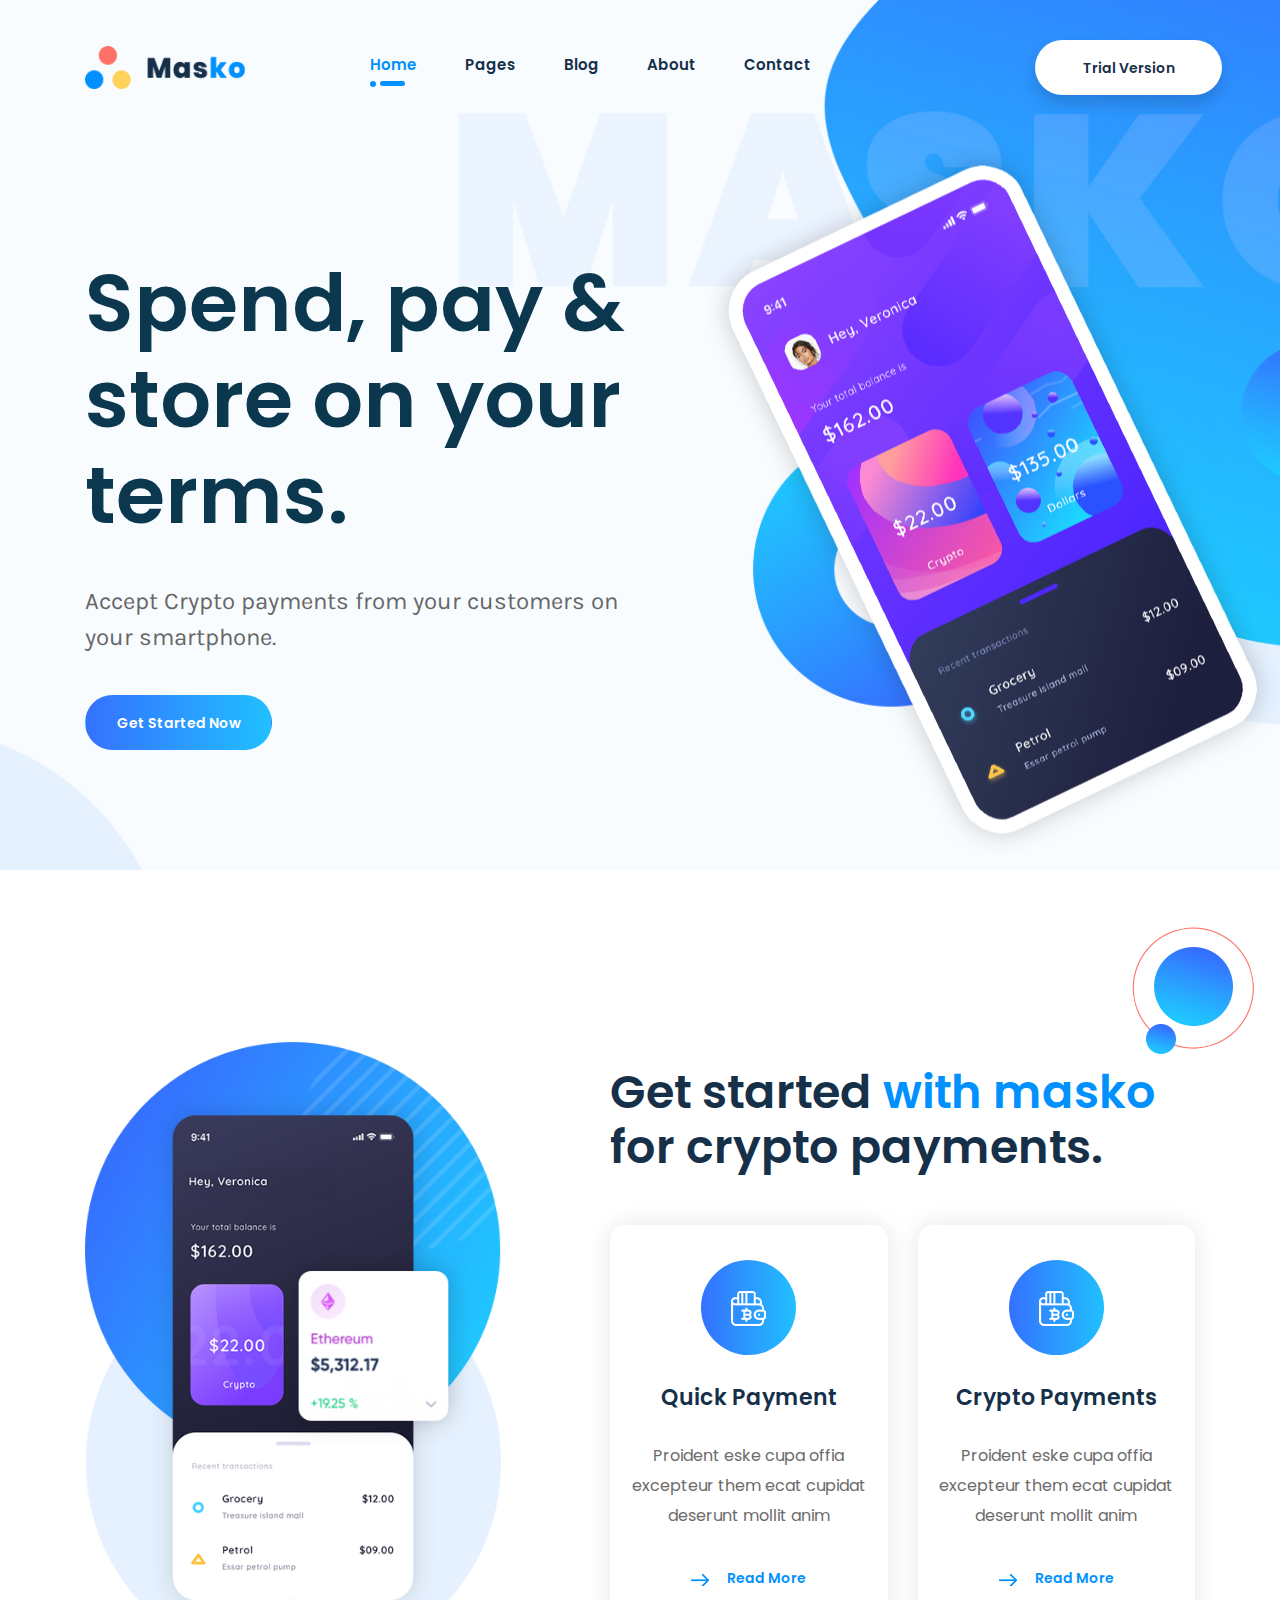
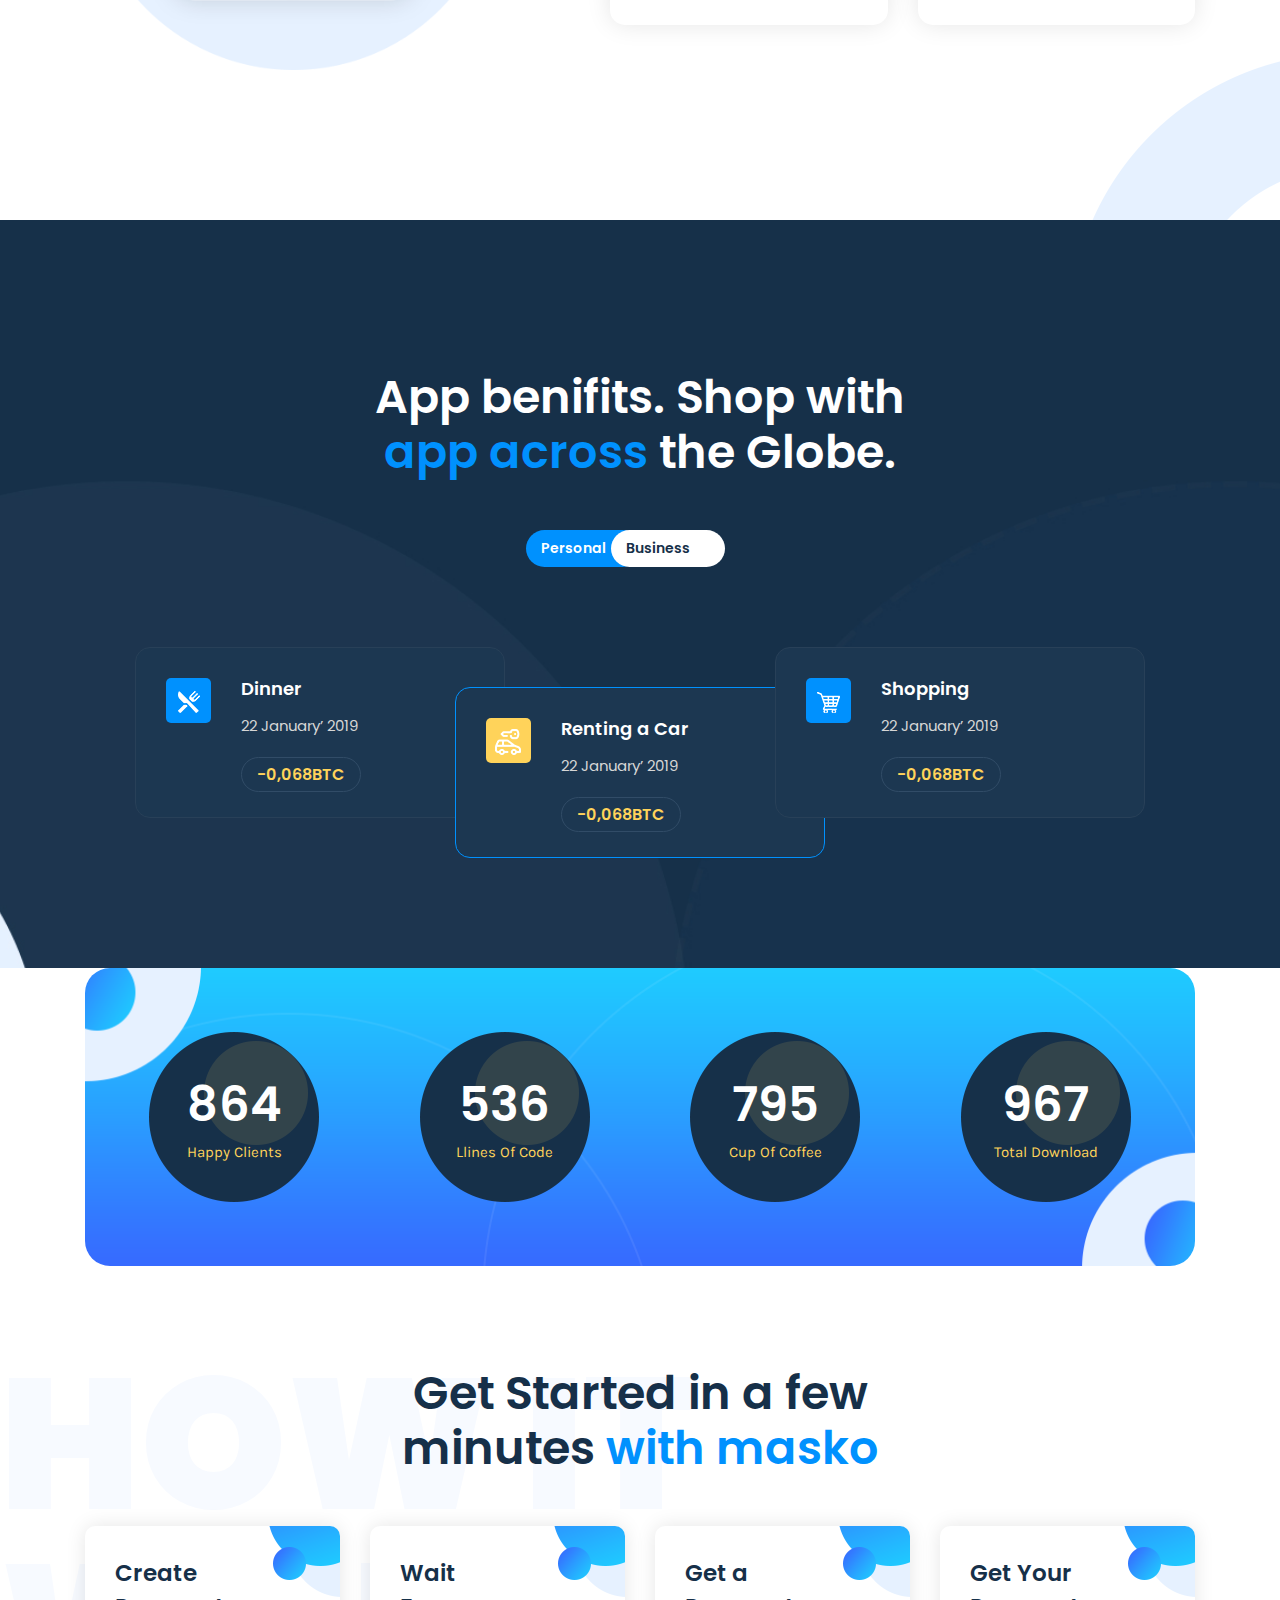
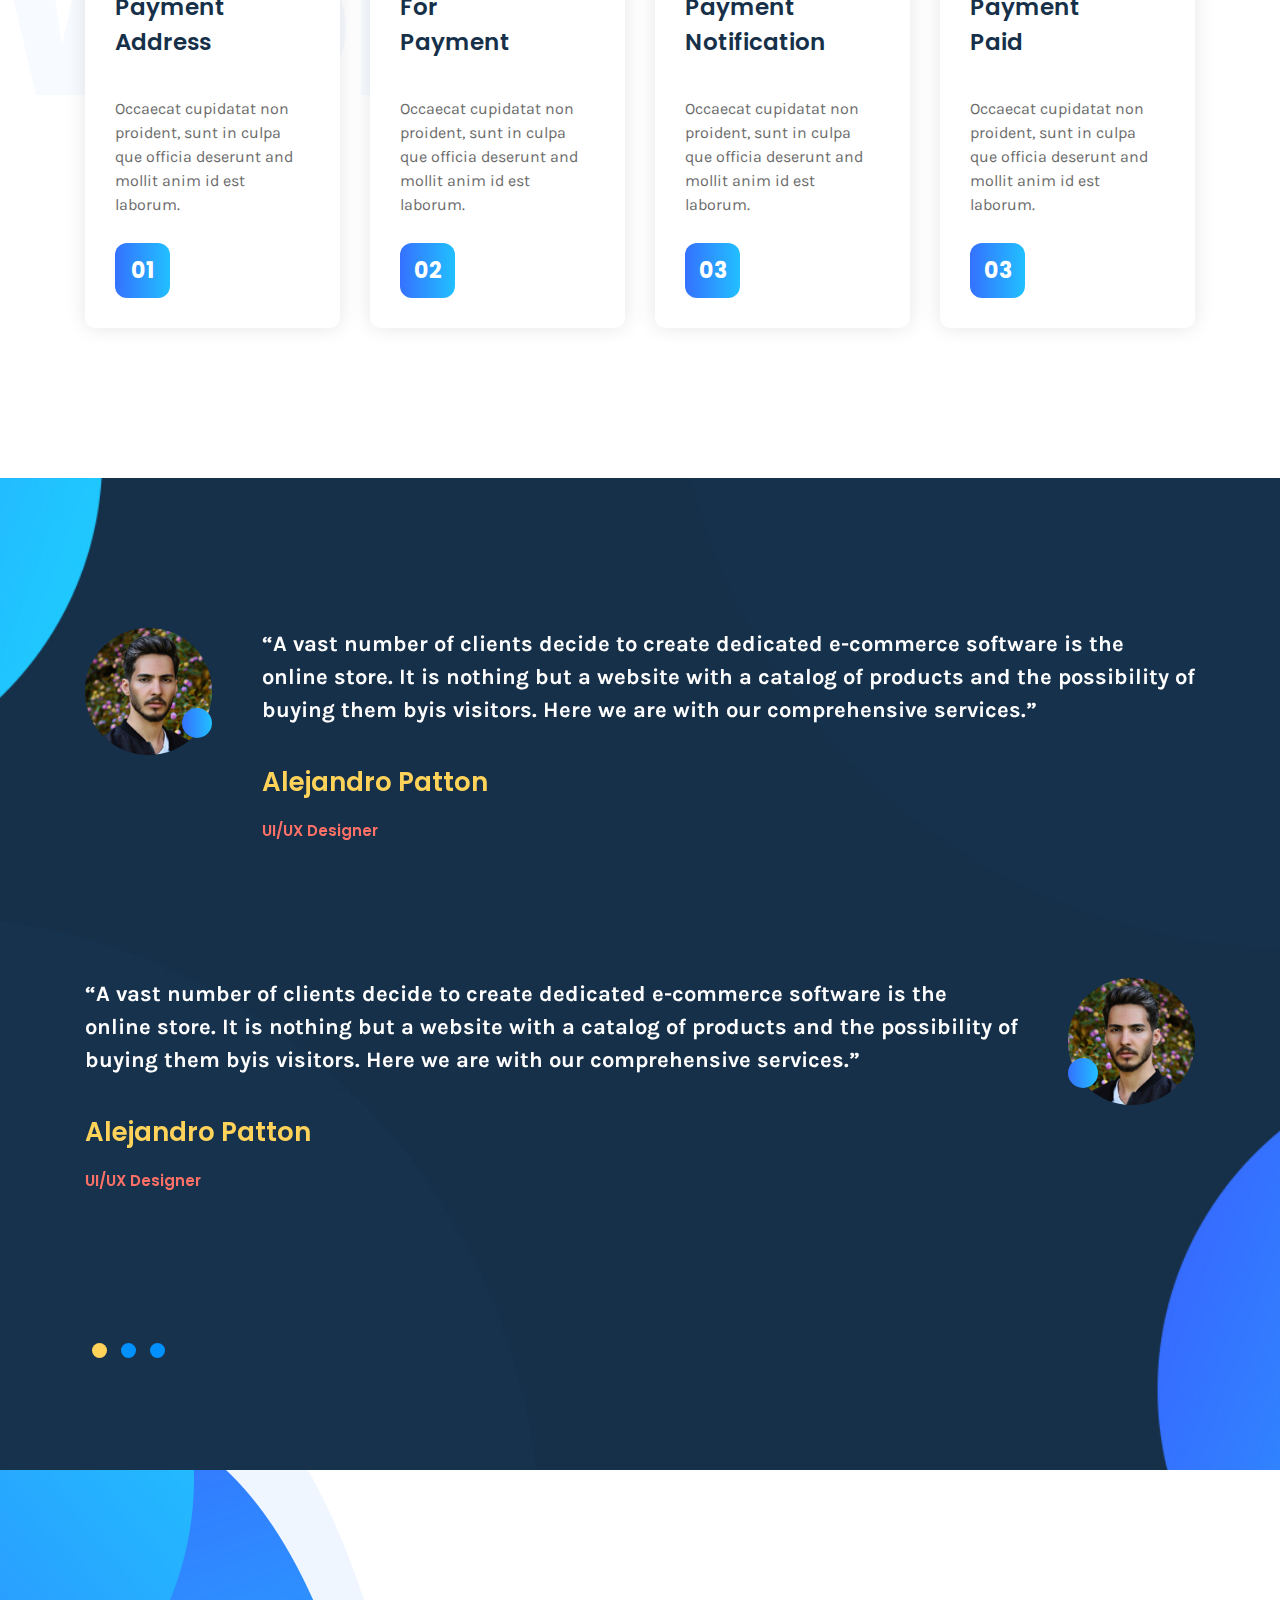
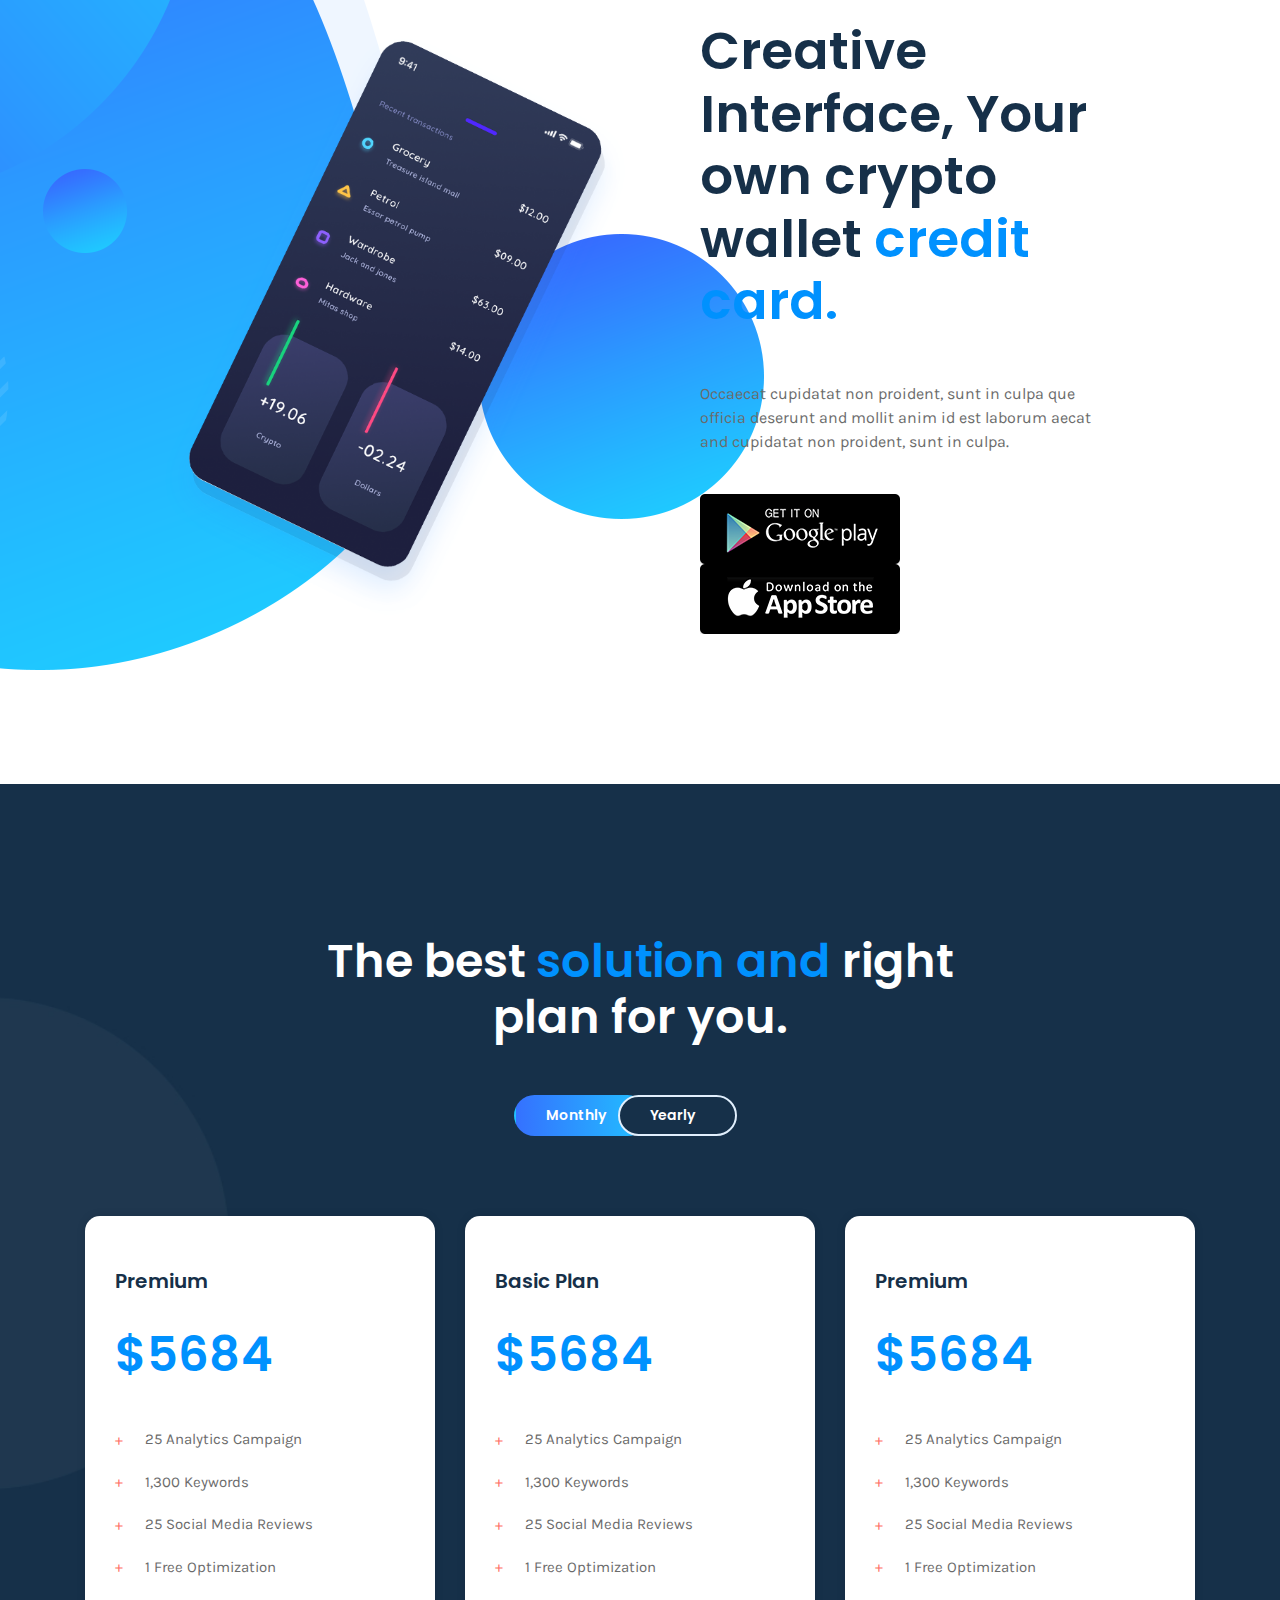
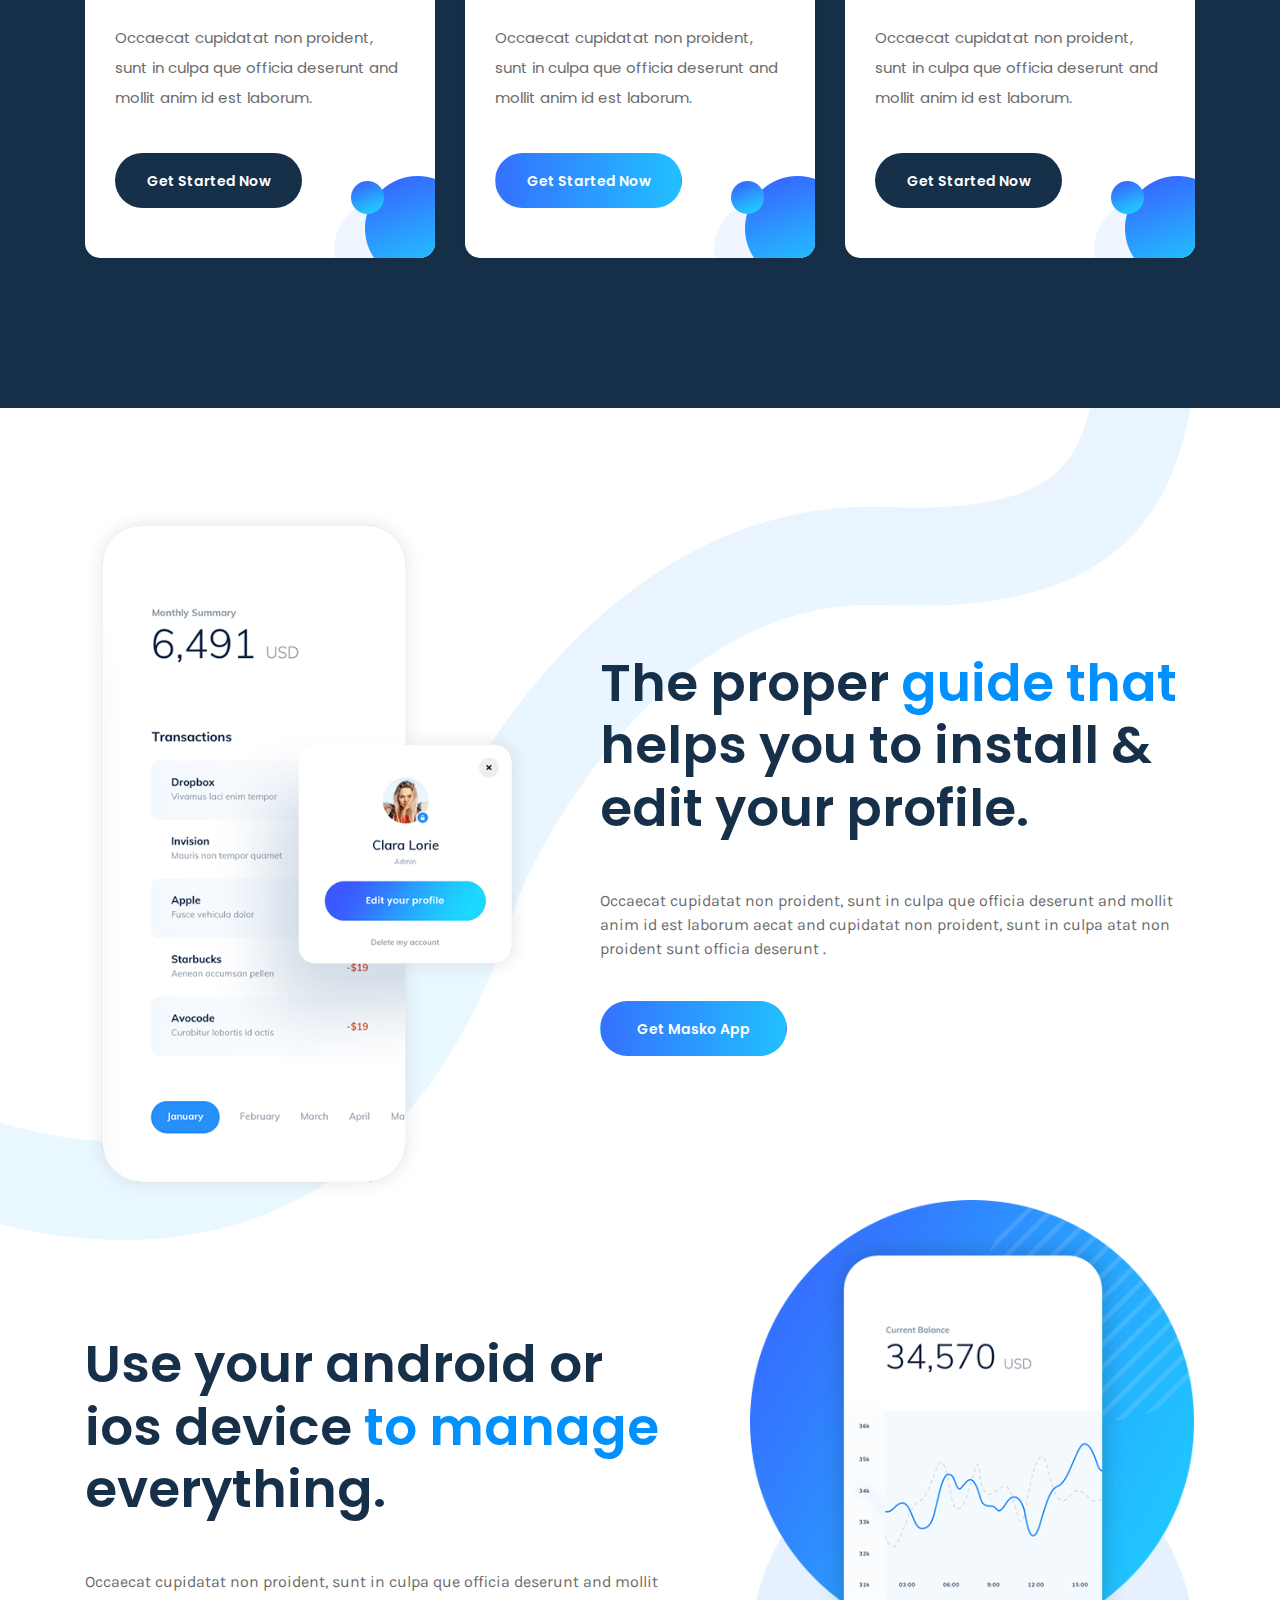
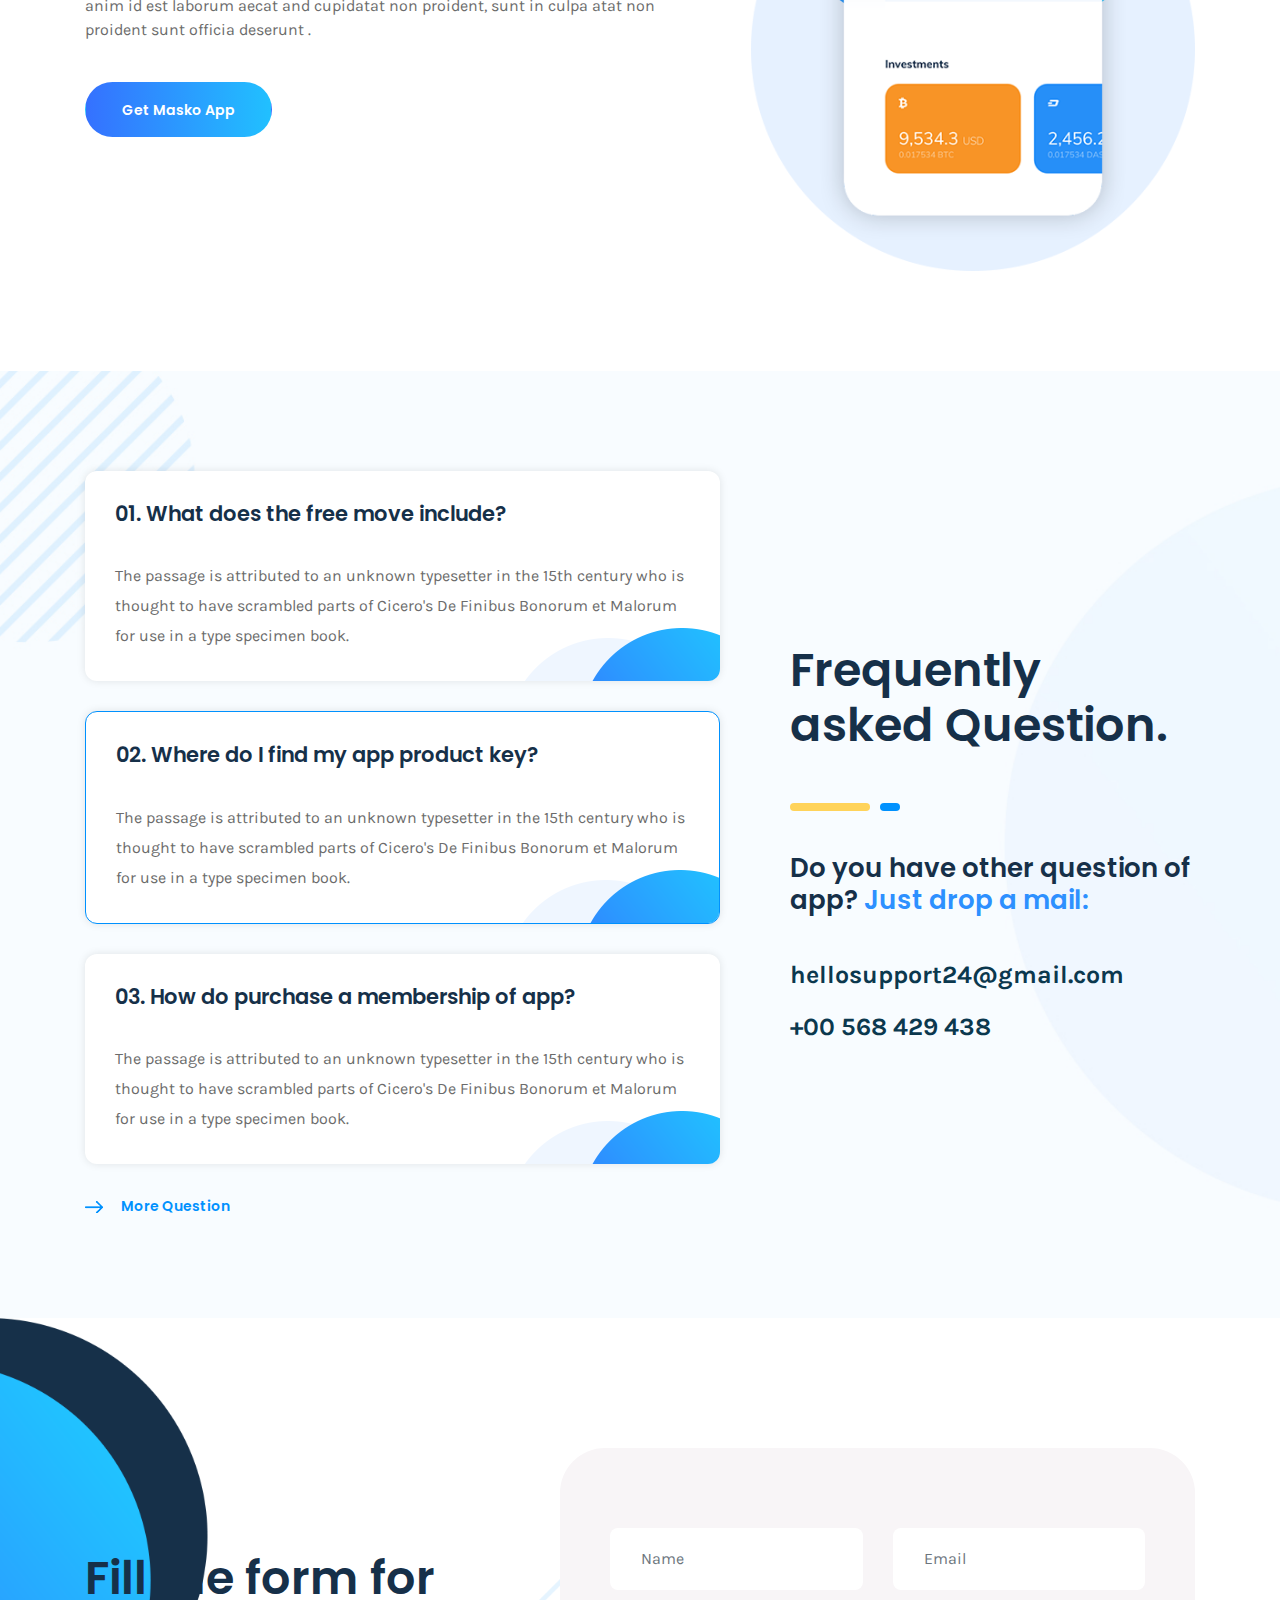
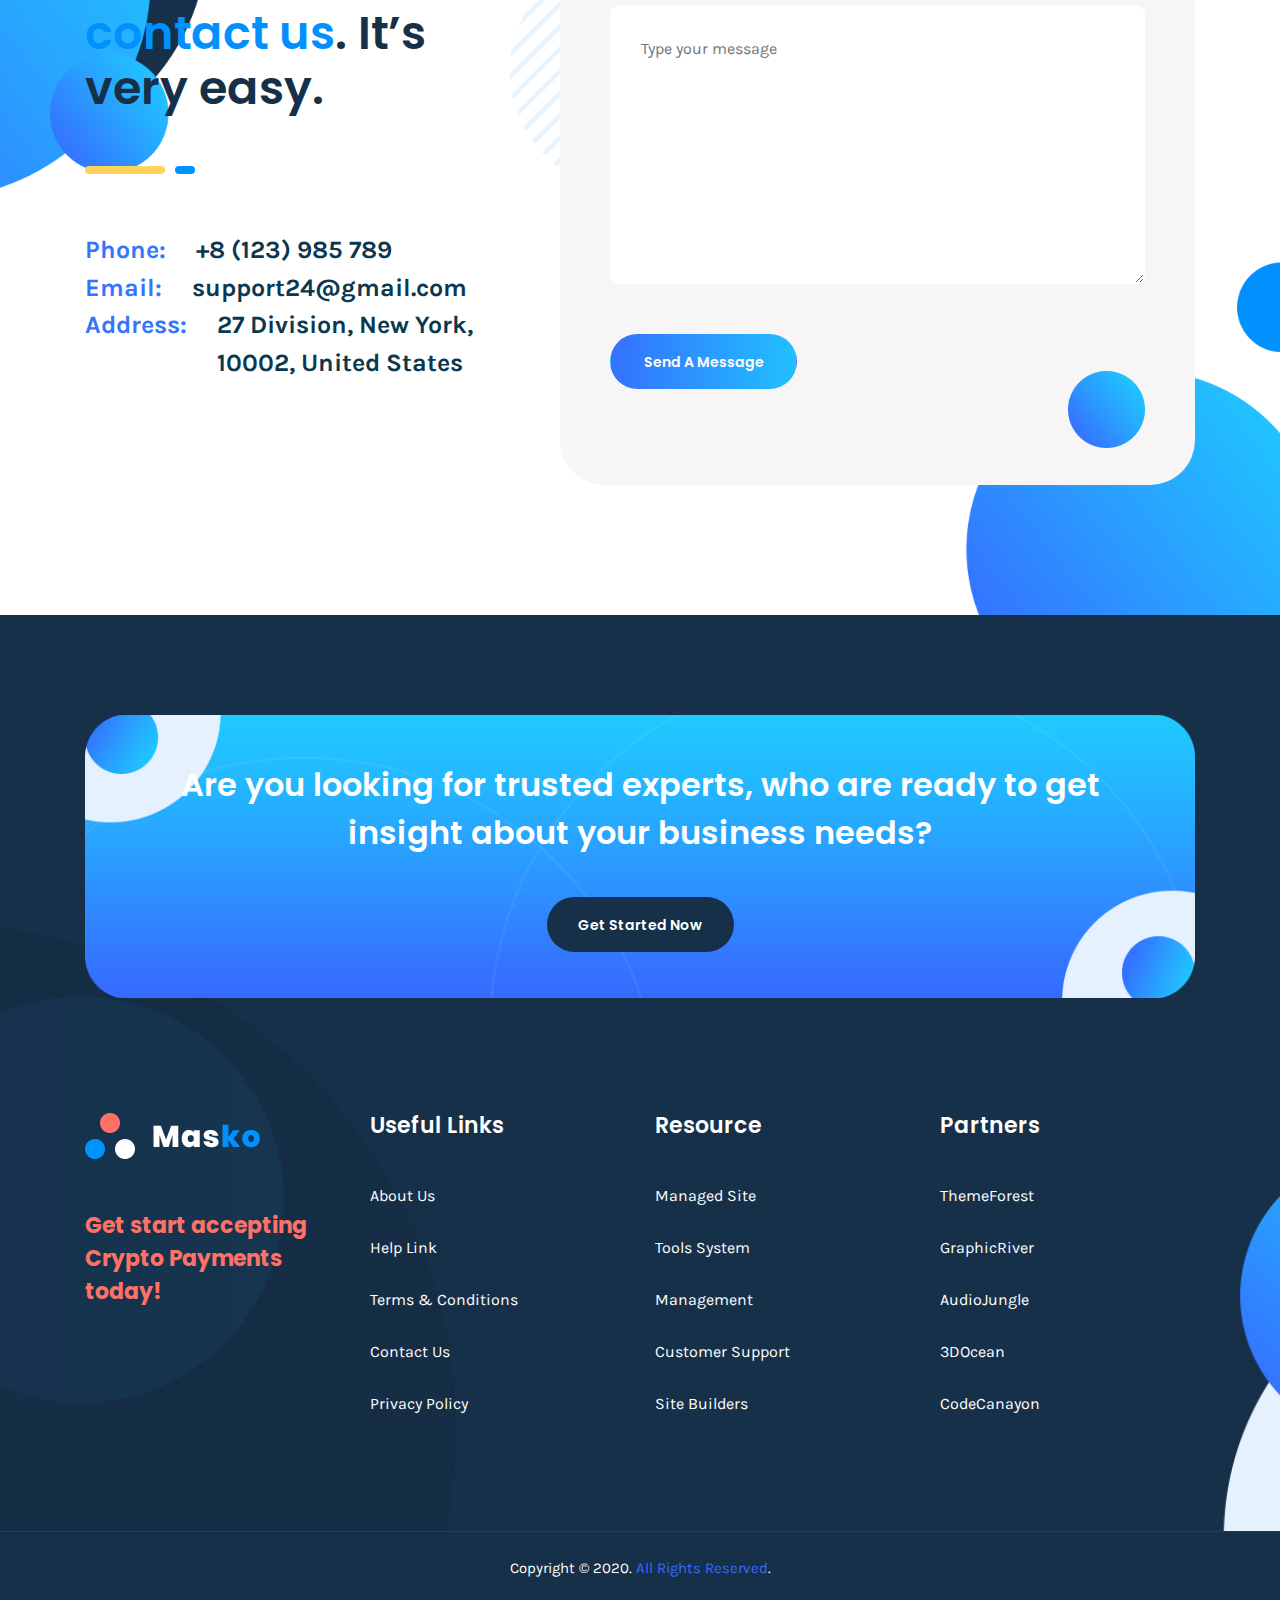
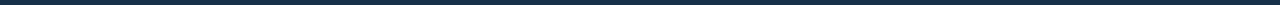
<file: index.html>
<!doctype html>
<html class="no-js" lang="en">

<head>

    <!-- Required meta tags -->
    <meta charset="utf-8">
    <meta content="IE=edge" http-equiv="X-UA-Compatible">
    <meta content="width=device-width, initial-scale=1, shrink-to-fit=no" name="viewport">
    <meta content="html5 responsive bootstrap template" name="description">
    <meta content="HTML,CSS,XML,JavaScript,html5,css3, responsive, bootstrap,jquery," name="keywords">

    <title></title>

    <!-- Bootstrap CSS -->
    <link href="css/bootstrap.min.css" rel="stylesheet">
    <!-- Font Awesome -->
    <link href="css/font-awesome.min.css" rel="stylesheet">
    <!-- Owl Carousel -->
    <link href="css/owl.carousel.min.css" rel="stylesheet">
    <link href="css/owl.theme.default.min.css" rel="stylesheet">
    <!-- Swiper Slider -->
    <link href="vendors/swiper-master/css/swiper.min.css" rel="stylesheet">
    <!-- Slicknav -->
    <link href="css/slicknav.min.css" rel="stylesheet">
    <!-- magnific popup -->
    <link href="css/magnific-popup.css" rel="stylesheet">
    <!-- Site Style -->
    <link href="style.css" rel="stylesheet">
    <link href="css/responsive.css" rel="stylesheet">

    <!-- Modernizr Js -->
    <script src="vendors/modernizr-js/modernizr.js"></script>

    <!--[if lt IE 8]>
    <p class="browserupgrade">You are using an <strong>outdated</strong> browser. Please <a
            href="http://browsehappy.com/">upgrade your browser</a> to improve your experience.</p>
    <![endif]-->

</head>

<body>

<!-- (01) Start Header section
============================================== -->

<section class="hero-area">
    <!-- Start Header -->
    <header class="header">
        <div class="container">
            <div class="row align-items-center">
                <div class="col-lg-2 col-md-3">
                    <a class="logo" href="index.html">
                        <img alt="logo here" class="img-fluid" src="images/logo.png">
                    </a>
                </div>
                <div class="col-lg-5 offset-lg-1 d-lg-block d-none">
                    <nav>
                        <ul id="menu" class="menu">
                            <li class="active"><a href="index.html">home</a></li>
                            <li><a href="#">pages</a></li>
                            <li><a href="blog.html">blog</a></li>
                            <li><a href="about.html">About</a></li>
                            <li><a href="contact-us.html">contact</a></li>
                        </ul>
                    </nav>
                </div>
                <div class="col-lg-2 offset-lg-2 col-7 text-right">
                    <a class="btn app-btn trial-btn" href="javascript:">Trial Version</a>
                </div>
            </div>
            <div class="responsive-menu d-lg-none d-block"></div>
        </div>
    </header><!-- /End Header -->

    <!-- Start Hero Content -->
    <div class="hero-content">
        <div class="container">
            <div class="row">
                <div class="col-lg-6">
                    <h1>Spend, pay & store on your terms.</h1>
                    <p>Accept Crypto payments from your customers on your smartphone.</p>
                    <a class="btn app-btn app-btn-default" href="javascript:">Get Started Now</a>
                </div>
            </div>
        </div>
    </div><!-- /End Hero Content -->
</section>

<!-- (01) End Header section
============================================== -->


<!-- (02) Start Crypto Payment section
============================================== -->

<section class="crypto-payment">
    <div class="container">
        <div class="row align-items-center">
            <div class="col-lg-5 d-lg-block d-none">
                <div class="shape-left">
                    <img alt="" class="img-fluid" src="images/crypto-payment/shape-left.png">
                </div>
            </div>
            <div class="col-lg-7">
                <!-- Start crypto payment -->
                <article class="crypto-payment-right">
                    <h3 class="section-title">Get started <span>with masko</span> for crypto payments.</h3>
                    <div class="row">
                        <div class="col-md-6 mb-md-0 mb-4">
                            <!-- Start app card -->
                            <div class="app-card">
                                <div class="icon">
                                    <img alt="" class="img-fluid" src="images/crypto-payment/icon/icon-1.png">
                                </div>
                                <h5>Quick Payment</h5>
                                <p>Proident eske cupa offia excepteur them ecat cupidat deserunt mollit anim</p>
                                <a class="btn-more" href="javascript:">
                                    <img alt="" class="img-fluid" src="images/arrow-right.png">
                                    Read more
                                </a>
                            </div><!-- /End app card -->
                        </div>
                        <div class="col-md-6">
                            <!-- Start app card -->
                            <div class="app-card">
                                <div class="icon">
                                    <img alt="" class="img-fluid" src="images/crypto-payment/icon/icon-1.png">
                                </div>
                                <h5>Crypto Payments</h5>
                                <p>Proident eske cupa offia excepteur them ecat cupidat deserunt mollit anim</p>
                                <a class="btn-more" href="javascript:">
                                    <img alt="" class="img-fluid" src="images/arrow-right.png">
                                    Read more
                                </a>
                            </div><!-- /End app card -->
                        </div>
                    </div>
                </article><!-- /End crypto payment -->
            </div>
        </div>
    </div>
</section>

<!-- (02) End Crypto Payment section
============================================== -->


<!-- (03) Start  Benifits section
============================================== -->

<section class="benifits">
    <div class="container">
        <div class="row justify-content-center">
            <div class="col-lg-6 text-center">
                <h3 class="section-title">App benifits. Shop with <span>app across</span> the Globe. </h3>
            </div>
        </div>
        <div class="row">
            <div class="col-12">
                <article class="benifits-content tabs-content">
                    <ul class="nav nav-pills justify-content-center" id="pills-tab" role="tablist">
                        <li class="nav-item">
                            <a aria-controls="pills-personal" aria-selected="true" class="nav-link active"
                               data-toggle="pill"
                               href="#pills-personal" id="pills-personal-tab" role="tab">Personal</a>
                        </li>
                        <li class="nav-item">
                            <a aria-controls="pills-business" aria-selected="false" class="nav-link" data-toggle="pill"
                               href="#pills-business" id="pills-business-tab" role="tab">Business</a>
                        </li>
                    </ul>
                    <div class="tab-content" id="pills-tabContent">
                        <div aria-labelledby="pills-personal-tab" class="tab-pane fade show active" id="pills-personal"
                             role="tabpanel">
                            <!-- Start Benifits card row -->
                            <div class="benifit-card-row">

                                <!-- Start Benifits card -->
                                <div class="benifit-card">
                                    <div class="icon">
                                        <img alt="" class="img-fluid" src="images/app-benifits/icons/icon-1.png">
                                    </div>
                                    <div class="content">
                                        <h6>Dinner</h6>
                                        <p>22 January’ 2019</p>
                                        <span>-0,068BTC</span>
                                    </div>
                                </div><!-- /End Benifits card -->

                                <!-- Start Benifits card -->
                                <div class="benifit-card">
                                    <div class="icon">
                                        <img alt="" class="img-fluid" src="images/app-benifits/icons/icon-2.png">
                                    </div>
                                    <div class="content">
                                        <h6>Renting a Car</h6>
                                        <p>22 January’ 2019</p>
                                        <span>-0,068BTC</span>
                                    </div>
                                </div><!-- /End Benifits card -->

                                <!-- Start Benifits card -->
                                <div class="benifit-card">
                                    <div class="icon">
                                        <img alt="" class="img-fluid" src="images/app-benifits/icons/icon-3.png">
                                    </div>
                                    <div class="content">
                                        <h6>Shopping</h6>
                                        <p>22 January’ 2019</p>
                                        <span>-0,068BTC</span>
                                    </div>
                                </div><!-- /End Benifits card -->

                            </div><!-- /End Benifits card row -->

                        </div>
                        <div aria-labelledby="pills-business-tab" class="tab-pane fade" id="pills-business"
                             role="tabpanel">
                            <!-- Start Benifits card row -->
                            <div class="benifit-card-row">

                                <!-- Start Benifits card -->
                                <div class="benifit-card">
                                    <div class="icon">
                                        <img alt="" class="img-fluid" src="images/app-benifits/icons/icon-1.png">
                                    </div>
                                    <div class="content">
                                        <h6>Dinner</h6>
                                        <p>22 January’ 2019</p>
                                        <span>-0,068BTC</span>
                                    </div>
                                </div><!-- /End Benifits card -->

                                <!-- Start Benifits card -->
                                <div class="benifit-card">
                                    <div class="icon">
                                        <img alt="" class="img-fluid" src="images/app-benifits/icons/icon-2.png">
                                    </div>
                                    <div class="content">
                                        <h6>Renting a Car</h6>
                                        <p>22 January’ 2019</p>
                                        <span>-0,068BTC</span>
                                    </div>
                                </div><!-- /End Benifits card -->

                                <!-- Start Benifits card -->
                                <div class="benifit-card">
                                    <div class="icon">
                                        <img alt="" class="img-fluid" src="images/app-benifits/icons/icon-3.png">
                                    </div>
                                    <div class="content">
                                        <h6>Shopping</h6>
                                        <p>22 January’ 2019</p>
                                        <span>-0,068BTC</span>
                                    </div>
                                </div><!-- /End Benifits card -->

                            </div><!-- /End Benifits card row -->
                        </div>
                    </div>
                </article>
            </div>
        </div>
    </div>
</section>

<!-- (03) End  Benifits section
============================================== -->


<!-- (04) Start counter section
============================================== -->

<section class="counter-area">
    <div class="container">
        <div class="row">
            <div class="col-12">
                <div class="counter-inner">
                    <!-- Start Single Counter -->
                    <div class="single-counter text-center">
                        <span class="counter">864</span>
                        <p>Happy Clients</p>
                    </div><!-- /End Single Counter -->
                    <!-- Start Single Counter -->
                    <div class="single-counter text-center">
                        <span class="counter">536</span>
                        <p>Llines Of Code</p>
                    </div><!-- /End Single Counter -->
                    <!-- Start Single Counter -->
                    <div class="single-counter text-center">
                        <span class="counter">795</span>
                        <p>Cup Of Coffee</p>
                    </div><!-- /End Single Counter -->
                    <!-- Start Single Counter -->
                    <div class="single-counter text-center">
                        <span class="counter">967</span>
                        <p>Total Download</p>
                    </div><!-- /End Single Counter -->
                </div>
            </div>
        </div>
    </div>
</section>

<!-- (04) End counter section
============================================== -->


<!-- (05) Start How it work section
============================================== -->

<section class="how-it-work-section">
    <div class="container">
        <div class="row justify-content-center">
            <div class="col-lg-6 text-center">
                <h3 class="section-title">Get Started in a few minutes <span>with masko</span></h3>
            </div>
        </div>
        <div class="row">
            <div class="col-lg-3 col-md-6 mb-lg-0 mb-4">
                <!-- Start how it work single -->
                <div class="single-work-card">
                    <h5>Create Payment Address</h5>
                    <p>Occaecat cupidatat non proident, sunt in culpa que officia deserunt and mollit anim id est laborum.</p>
                    <span class="number">01</span>
                </div><!-- /End how it work single -->
            </div>
            <div class="col-lg-3 col-md-6 mb-lg-0 mb-4">
                <!-- Start how it work single -->
                <div class="single-work-card">
                    <h5>Wait <br class="d-lg-block d-none">For <br>Payment</h5>
                    <p>Occaecat cupidatat non proident, sunt in culpa que officia deserunt and mollit anim id est laborum.</p>
                    <span class="number">02</span>
                </div><!-- /End how it work single -->
            </div>
            <div class="col-lg-3 col-md-6 mb-md-0 mb-4">
                <!-- Start how it work single -->
                <div class="single-work-card">
                    <h5>Get a Payment Notification</h5>
                    <p>Occaecat cupidatat non proident, sunt in culpa que officia deserunt and mollit anim id est laborum.</p>
                    <span class="number">03</span>
                </div><!-- /End how it work single -->
            </div>
            <div class="col-lg-3 col-md-6">
                <!-- Start how it work single -->
                <div class="single-work-card">
                    <h5>Get Your Payment Paid</h5>
                    <p>Occaecat cupidatat non proident, sunt in culpa que officia deserunt and mollit anim id est laborum.</p>
                    <span class="number">03</span>
                </div><!-- /End how it work single -->
            </div>
        </div>
    </div>
</section>

<!-- (05) End Wow it work section
============================================== -->


<!-- (06) Start  Testimonial section
============================================== -->
<section class="testimonial">
    <div class="container">
        <div class="row">
            <div class="col-lg-12">
                <div class="owl-carousel owl-theme testimonial-carousel">

                    <div class="item">
                        <!-- Start testimonial card -->
                        <div class="testimonial-card">
                            <div class="img">
                                <img src="images/testimonial/img-1.jpg" class="img-fluid" alt="">
                            </div>
                            <div class="content">
                                <p>“A vast number of clients decide to create dedicated e-commerce software is the online store. It is nothing but a website with a catalog of products and the possibility of buying them byis visitors. Here we are with our comprehensive services.”</p>
                                <h5>Alejandro Patton</h5>
                                <span>UI/UX Designer</span>
                            </div>
                        </div><!-- /End testimonial card -->
                        <!-- Start testimonial card -->
                        <div class="testimonial-card">
                            <div class="content">
                                <p>“A vast number of clients decide to create dedicated e-commerce software is the online store. It is nothing but a website with a catalog of products and the possibility of buying them byis visitors. Here we are with our comprehensive services.”</p>
                                <h5>Alejandro Patton</h5>
                                <span>UI/UX Designer</span>
                            </div>
                            <div class="img">
                                <img src="images/testimonial/img-2.jpg" class="img-fluid" alt="">
                            </div>
                        </div><!-- /End testimonial card -->
                    </div>

                    <div class="item">
                        <!-- Start testimonial card -->
                        <div class="testimonial-card">
                            <div class="img">
                                <img src="images/testimonial/img-1.jpg" class="img-fluid" alt="">
                            </div>
                            <div class="content">
                                <p>“A vast number of clients decide to create dedicated e-commerce software is the online store. It is nothing but a website with a catalog of products and the possibility of buying them byis visitors. Here we are with our comprehensive services.”</p>
                                <h5>Alejandro Patton</h5>
                                <span>UI/UX Designer</span>
                            </div>
                        </div><!-- /End testimonial card -->
                        <!-- Start testimonial card -->
                        <div class="testimonial-card">
                            <div class="content">
                                <p>“A vast number of clients decide to create dedicated e-commerce software is the online store. It is nothing but a website with a catalog of products and the possibility of buying them byis visitors. Here we are with our comprehensive services.”</p>
                                <h5>Alejandro Patton</h5>
                                <span>UI/UX Designer</span>
                            </div>
                            <div class="img">
                                <img src="images/testimonial/img-2.jpg" class="img-fluid" alt="">
                            </div>
                        </div><!-- /End testimonial card -->
                    </div>

                    <div class="item">
                        <!-- Start testimonial card -->
                        <div class="testimonial-card">
                            <div class="img">
                                <img src="images/testimonial/img-1.jpg" class="img-fluid" alt="">
                            </div>
                            <div class="content">
                                <p>“A vast number of clients decide to create dedicated e-commerce software is the online store. It is nothing but a website with a catalog of products and the possibility of buying them byis visitors. Here we are with our comprehensive services.”</p>
                                <h5>Alejandro Patton</h5>
                                <span>UI/UX Designer</span>
                            </div>
                        </div><!-- /End testimonial card -->
                        <!-- Start testimonial card -->
                        <div class="testimonial-card">
                            <div class="content">
                                <p>“A vast number of clients decide to create dedicated e-commerce software is the online store. It is nothing but a website with a catalog of products and the possibility of buying them byis visitors. Here we are with our comprehensive services.”</p>
                                <h5>Alejandro Patton</h5>
                                <span>UI/UX Designer</span>
                            </div>
                            <div class="img">
                                <img src="images/testimonial/img-2.jpg" class="img-fluid" alt="">
                            </div>
                        </div><!-- /End testimonial card -->
                    </div>

                </div>
            </div>
        </div>
    </div>
</section>

<!-- (06) End  Testimonial section
============================================== -->


<!-- (07) Start About-1 section
============================================== -->

<section class="about-1">
    <div class="container">
        <div class="row justify-content-lg-end justify-content-center align-items-center">
            <div class="col-lg-6 d-lg-block d-none">
                <img src="images/about/left-img.png" class="img-fluid" alt="">
            </div>
            <div class="col-lg-6">
                <div class="about-1-right">
                    <h2 class="section-title">Creative Interface, Your own crypto wallet <span>credit card.</span></h2>
                    <p>Occaecat cupidatat non proident, sunt in culpa que officia deserunt and mollit anim id est laborum aecat and cupidatat non proident, sunt in culpa.</p>
                    <div class="btn-group-area">
                        <a href="javascript:;" class="app-btn-1"><img src="images/about/google-play.png" class="img-fluid" alt=""></a>
                        <a href="javascript:;" class="app-btn-2"><img src="images/about/app-store.png" class="img-fluid" alt=""></a>
                    </div>
                </div>
            </div>
        </div>
    </div>
</section>

<!-- (07) End About-1 section
============================================== -->


<!-- (08) Start Pricing section
============================================== -->

<section class="pricing">
    <div class="container">
        <div class="row justify-content-center">
            <div class="col-lg-7 text-center">
                <h3 class="section-title">The best <span>solution and</span> right plan for you.</h3>
            </div>
        </div>
        <div class="row">
            <div class="col-12">
                <article class="pricing-content tabs-content">
                    <ul class="nav nav-pills justify-content-center" id="pills-tab2" role="tablist">
                        <li class="nav-item">
                            <a aria-controls="pills-monthly" aria-selected="true" class="nav-link active"
                               data-toggle="pill"
                               href="#pills-monthly" id="pills-monthly-tab" role="tab">Monthly</a>
                        </li>
                        <li class="nav-item">
                            <a aria-controls="pills-yearly" aria-selected="false" class="nav-link" data-toggle="pill"
                               href="#pills-yearly" id="pills-yearly-tab" role="tab">Yearly</a>
                        </li>
                    </ul>
                    <div class="tab-content" id="pills-tabContent2">
                        <div aria-labelledby="pills-monthly-tab" class="tab-pane fade show active" id="pills-monthly"
                             role="tabpanel">
                            <div class="row">
                                <div class="col-lg-4 col-md-6 mb-lg-0 mb-4">
                                    <div class="single-price-card">
                                        <span class="price-package-name">Premium</span>
                                        <h2>$5684</h2>
                                        <ul>
                                            <li>25 Analytics Campaign</li>
                                            <li>1,300 Keywords</li>
                                            <li>25 Social Media Reviews</li>
                                            <li>1 Free Optimization</li>
                                        </ul>
                                        <p>Occaecat cupidatat non proident, sunt in culpa que officia deserunt and mollit anim id est laborum.</p>
                                        <a href="javascript:;" class="btn app-btn app-btn-primary">Get Started Now</a>
                                    </div>
                                </div>
                                <div class="col-lg-4 col-md-6 mb-lg-0 mb-4">
                                    <div class="single-price-card">
                                        <span class="price-package-name">Basic Plan</span>
                                        <h2>$5684</h2>
                                        <ul>
                                            <li>25 Analytics Campaign</li>
                                            <li>1,300 Keywords</li>
                                            <li>25 Social Media Reviews</li>
                                            <li>1 Free Optimization</li>
                                        </ul>
                                        <p>Occaecat cupidatat non proident, sunt in culpa que officia deserunt and mollit anim id est laborum.</p>
                                        <a href="javascript:;" class="btn app-btn app-btn-default">Get Started Now</a>
                                    </div>
                                </div>
                                <div class="col-lg-4 col-md-6">
                                    <div class="single-price-card">
                                        <span class="price-package-name">Premium</span>
                                        <h2>$5684</h2>
                                        <ul>
                                            <li>25 Analytics Campaign</li>
                                            <li>1,300 Keywords</li>
                                            <li>25 Social Media Reviews</li>
                                            <li>1 Free Optimization</li>
                                        </ul>
                                        <p>Occaecat cupidatat non proident, sunt in culpa que officia deserunt and mollit anim id est laborum.</p>
                                        <a href="javascript:;" class="btn app-btn app-btn-primary">Get Started Now</a>
                                    </div>
                                </div>
                            </div>
                        </div>
                        <div aria-labelledby="pills-yearly-tab" class="tab-pane fade" id="pills-yearly"
                             role="tabpanel">
                        </div>
                    </div>
                </article>
            </div>
        </div>
    </div>
</section>


<!-- (08) End Pricing section
============================================== -->


<!-- (07) Start Guide section
============================================== -->

<section class="guide">
    <div class="container">
        <div class="row align-items-center">
            <div class="col-md-5">
                <img src="images/guide/guide-app.png" class="img-fluid" alt="">
            </div>
            <div class="col-md-7">
                <div class="guide-right">
                    <h2 class="section-title">The proper <span>guide that</span> helps you to install & edit your profile.</h2>
                    <p>Occaecat cupidatat non proident, sunt in culpa que officia deserunt and mollit anim id est laborum aecat and cupidatat non proident, sunt in culpa atat non proident sunt officia deserunt .</p>
                    <a href="" class="btn app-btn app-btn-default">Get Masko App</a>
                </div>
            </div>
        </div>
        <div class="row align-items-center">
            <div class="col-md-7 order-md-0 order-1">
                <div class="guide-left">
                    <h2 class="section-title">Use your android or ios device <span>to manage</span> everything.</h2>
                    <p>Occaecat cupidatat non proident, sunt in culpa que officia deserunt and mollit anim id est laborum aecat and cupidatat non proident, sunt in culpa atat non proident sunt officia deserunt .</p>
                    <a href="" class="btn app-btn app-btn-default">Get Masko App</a>
                </div>
            </div>
            <div class="col-md-5 order-md-0 order-0">
                <img src="images/guide/guide-app-2.png" class="img-fluid" alt="">
            </div>
        </div>
    </div>
</section>

<!-- (07) End Guide section
============================================== -->


<!-- (08) Start FAQ section
============================================== -->

<section class="faq">
    <div class="container">
        <div class="row align-items-center">
            <div class="col-xl-7 col-lg-6 order-lg-0 order-1">
                <div class="faq-card">
                    <h4>01. What does the free move include?</h4>
                    <p>The passage is attributed to an unknown typesetter in the 15th century who is thought to have scrambled parts of Cicero's De Finibus Bonorum et Malorum for use in a type specimen book.</p>
                </div>
                <div class="faq-card">
                    <h4>02. Where do I find my app product key?</h4>
                    <p>The passage is attributed to an unknown typesetter in the 15th century who is thought to have scrambled parts of Cicero's De Finibus Bonorum et Malorum for use in a type specimen book.</p>
                </div>
                <div class="faq-card">
                    <h4>03. How do purchase a membership of app?</h4>
                    <p>The passage is attributed to an unknown typesetter in the 15th century who is thought to have scrambled parts of Cicero's De Finibus Bonorum et Malorum for use in a type specimen book.</p>
                </div>
                <a href="javascript:;" class="btn-more mt-4"><img src="images/arrow-right.png" alt=""> More Question</a>
            </div>
            <div class="col-xl-5 col-lg-6 order-lg-0 order-0 mb-lg-0 mb-4">
                <div class="faq-right">
                    <h3 class="section-title section-title-style">Frequently asked Question.</h3>
                    <h5>Do you have other question of app? <span>Just drop a mail:</span></h5>
                    <p>hellosupport24@gmail.com</p>
                    <p>+00 568 429 438</p>
                </div>
            </div>
        </div>
    </div>
</section>

<!-- (08) End FAQ section
============================================== -->


<!-- (09) Start contact section
============================================== -->

<section class="contact">
    <div class="container">
        <div class="row align-items-center">
            <div class="col-xl-5 col-lg-6 mb-lg-0 mb-4">
                <div class="contect-left">
                    <h3 class="section-title section-title-style">Fill the form for <span>contact us</span>. It’s very easy.</h3>
                    <ul class="contact-info">
                        <li><span class="title">Phone:</span> <span>+8 (123) 985 789</span></li>
                        <li><span class="title">Email:</span> <span>support24@gmail.com</span></li>
                        <li><span class="title">Address:</span> <span>27 Division, New York, 10002, United States</span></li>
                    </ul>
                </div>
            </div>
            <div class="col-xl-7 col-lg-6">
                <div class="contact-form">
                    <form action="">
                        <div class="row">
                            <div class="col-lg-6">
                                <div class="form-group">
                                    <input type="text" class="form-control" placeholder="Name" name="name">
                                </div>
                            </div>
                            <div class="col-lg-6">
                                <div class="form-group">
                                    <input type="email" class="form-control" placeholder="Email" name="email">
                                </div>
                            </div>
                        </div>
                        <div class="row">
                            <div class="col-lg-12">
                                <div class="form-group">
                                    <textarea name="message" class="form-control" placeholder="Type your message"></textarea>
                                </div>
                            </div>
                        </div>
                        <div class="row">
                            <div class="col-lg-12">
                                <div class="form-group">
                                    <button class="btn app-btn app-btn-default">Send A Message</button>
                                </div>
                            </div>
                        </div>
                    </form>
                </div>
            </div>
        </div>
    </div>
</section>

<!-- (09) End contact section
============================================== -->


<!-- (00) Start Footer section
============================================== -->

<footer class="footer">
    <div class="container">
        <div class="row">
            <div class="col-lg-12">
                <div class="footer-note">
                    <p>Are you looking for trusted experts, who are ready to get insight about your business needs?</p>
                    <a href="javascript:;" class="btn app-btn app-btn-primary">Get Started Now</a>
                </div>
            </div>
        </div>
        <div class="top-footer">
            <div class="row">
                <div class="col-lg-3 col-md-6 mb-lg-0 mb-4">
                    <div class="ftr-about">
                        <a href="index.html" class="logo">
                            <img src="images/logo-2.png" class="img-fluid" alt="">
                        </a>
                        <p>Get start accepting Crypto Payments today!</p>
                    </div>
                </div>
                <div class="col-lg-3 col-md-6 mb-lg-0 mb-4">
                    <h5>Useful Links</h5>
                    <ul>
                        <li><a href="javascript:;">About Us</a></li>
                        <li><a href="javascript:;">Help Link</a></li>
                        <li><a href="javascript:;">Terms & Conditions</a></li>
                        <li><a href="javascript:;">Contact Us</a></li>
                        <li><a href="javascript:;">Privacy Policy</a></li>
                    </ul>
                </div>
                <div class="col-lg-3 col-md-6 mb-md-0 mb-4">
                    <h5>Resource</h5>
                    <ul>
                        <li><a href="javascript:;">Managed site</a></li>
                        <li><a href="javascript:;">Tools System</a></li>
                        <li><a href="javascript:;">Management</a></li>
                        <li><a href="javascript:;">Customer Support</a></li>
                        <li><a href="javascript:;">Site Builders</a></li>
                    </ul>
                </div>
                <div class="col-lg-3 col-md-6">
                    <h5>Partners</h5>
                    <ul>
                        <li><a href="javascript:;">ThemeForest</a></li>
                        <li><a href="javascript:;">GraphicRiver</a></li>
                        <li><a href="javascript:;">AudioJungle</a></li>
                        <li><a href="javascript:;">3DOcean</a></li>
                        <li><a href="javascript:;">CodeCanayon</a></li>
                    </ul>
                </div>
            </div>
        </div>
    </div>
    <div class="bottom-footer">
        <div class="container">
            <div class="row">
                <div class="col-lg-12">
                    <p>Copyright © 2020. <span>All Rights Reserved</span>.</p>
                </div>
            </div>
        </div>
    </div>
</footer>

<!-- (00) End Footer section
============================================== -->


<!-- Jquery plugins
============================================== -->

<script src="js/jquery.min.js"></script>
<!-- Bootstrap -->
<script src="js/bootstrap.min.js"></script>
<!-- Owl Carousel -->
<script src="js/owl.carousel.min.js"></script>
<!-- Counterup -->
<script src="js/waypoints.min.js"></script>
<script src="js/counterup.min.js"></script>
<!-- Slicknav -->
<script src="js/jquery.slicknav.min.js"></script>
<!-- magnific popup -->
<script src="js/magnific-popup.min.js"></script>
<!-- Swiper Slider -->
<script src="vendors/swiper-master/js/swiper.min.js"></script>
<!-- main js -->
<script src="js/scripts.js"></script>

</body>

</html>
</file>
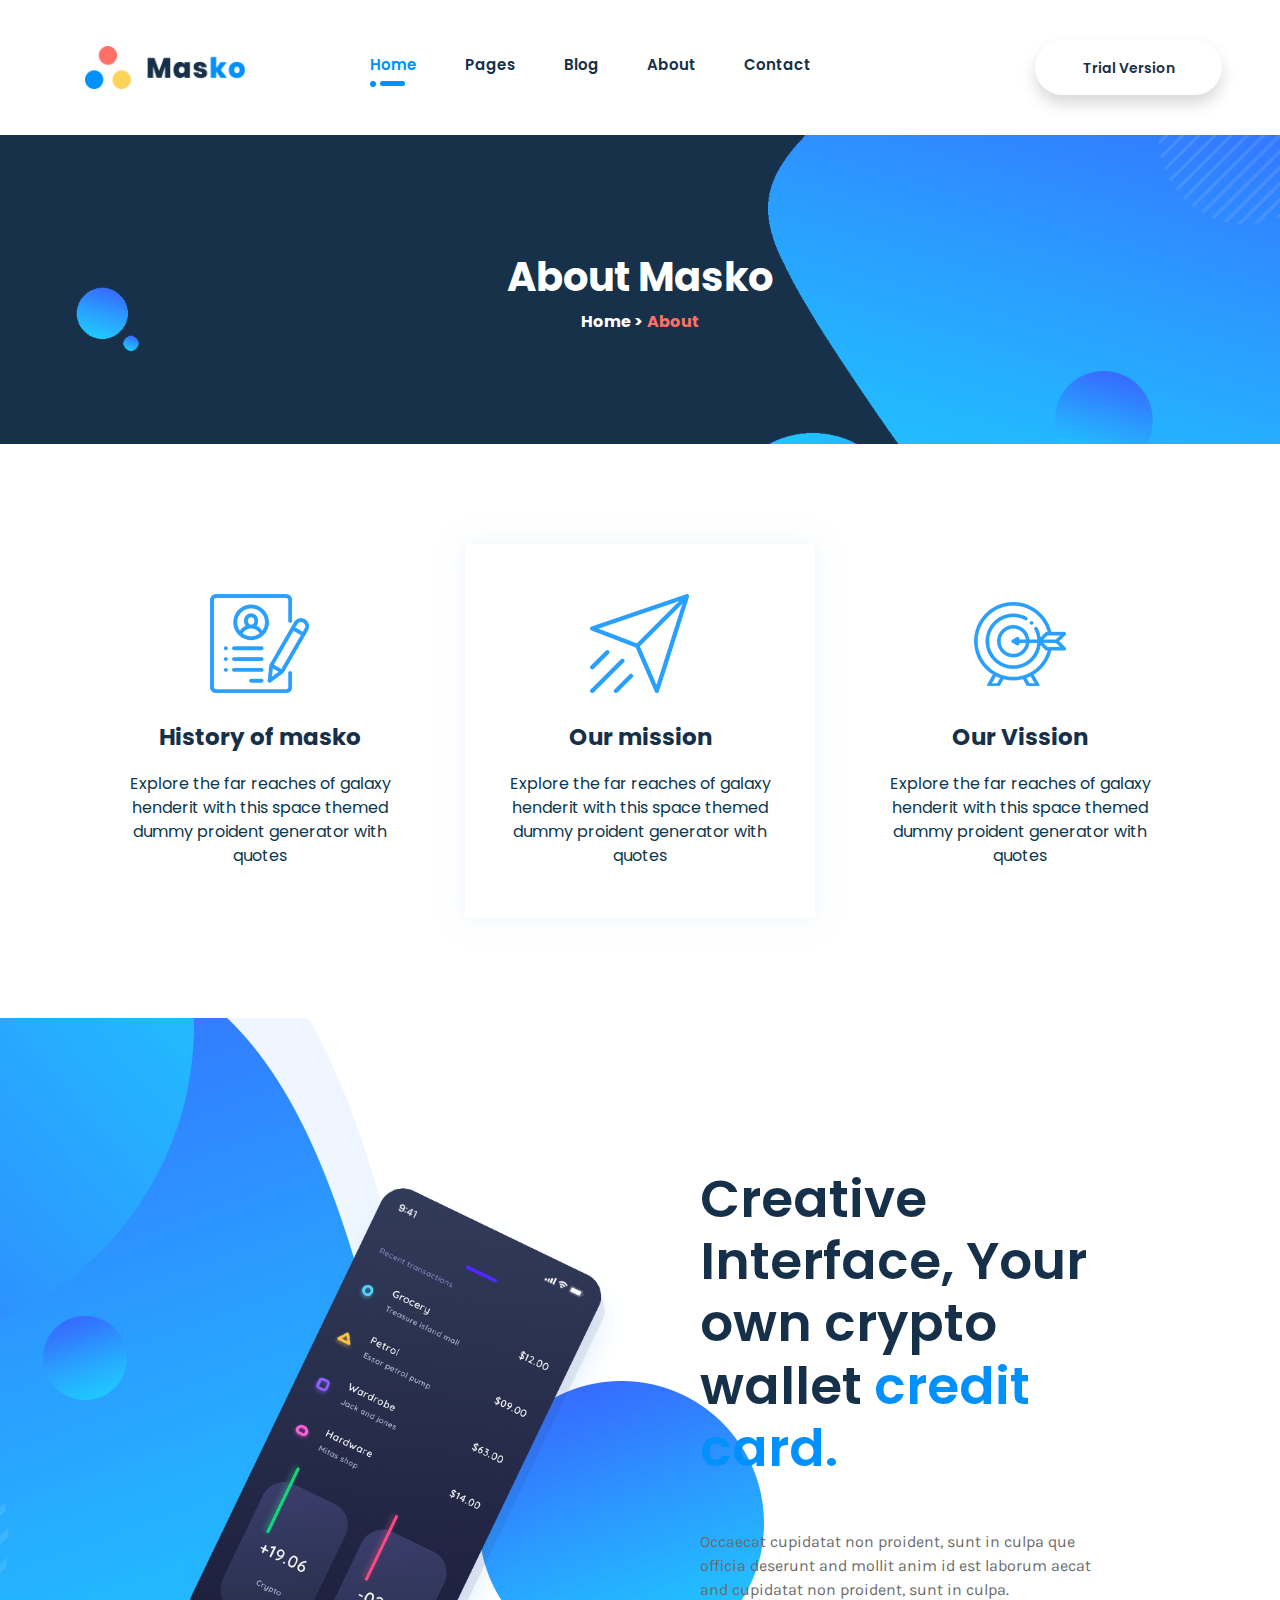
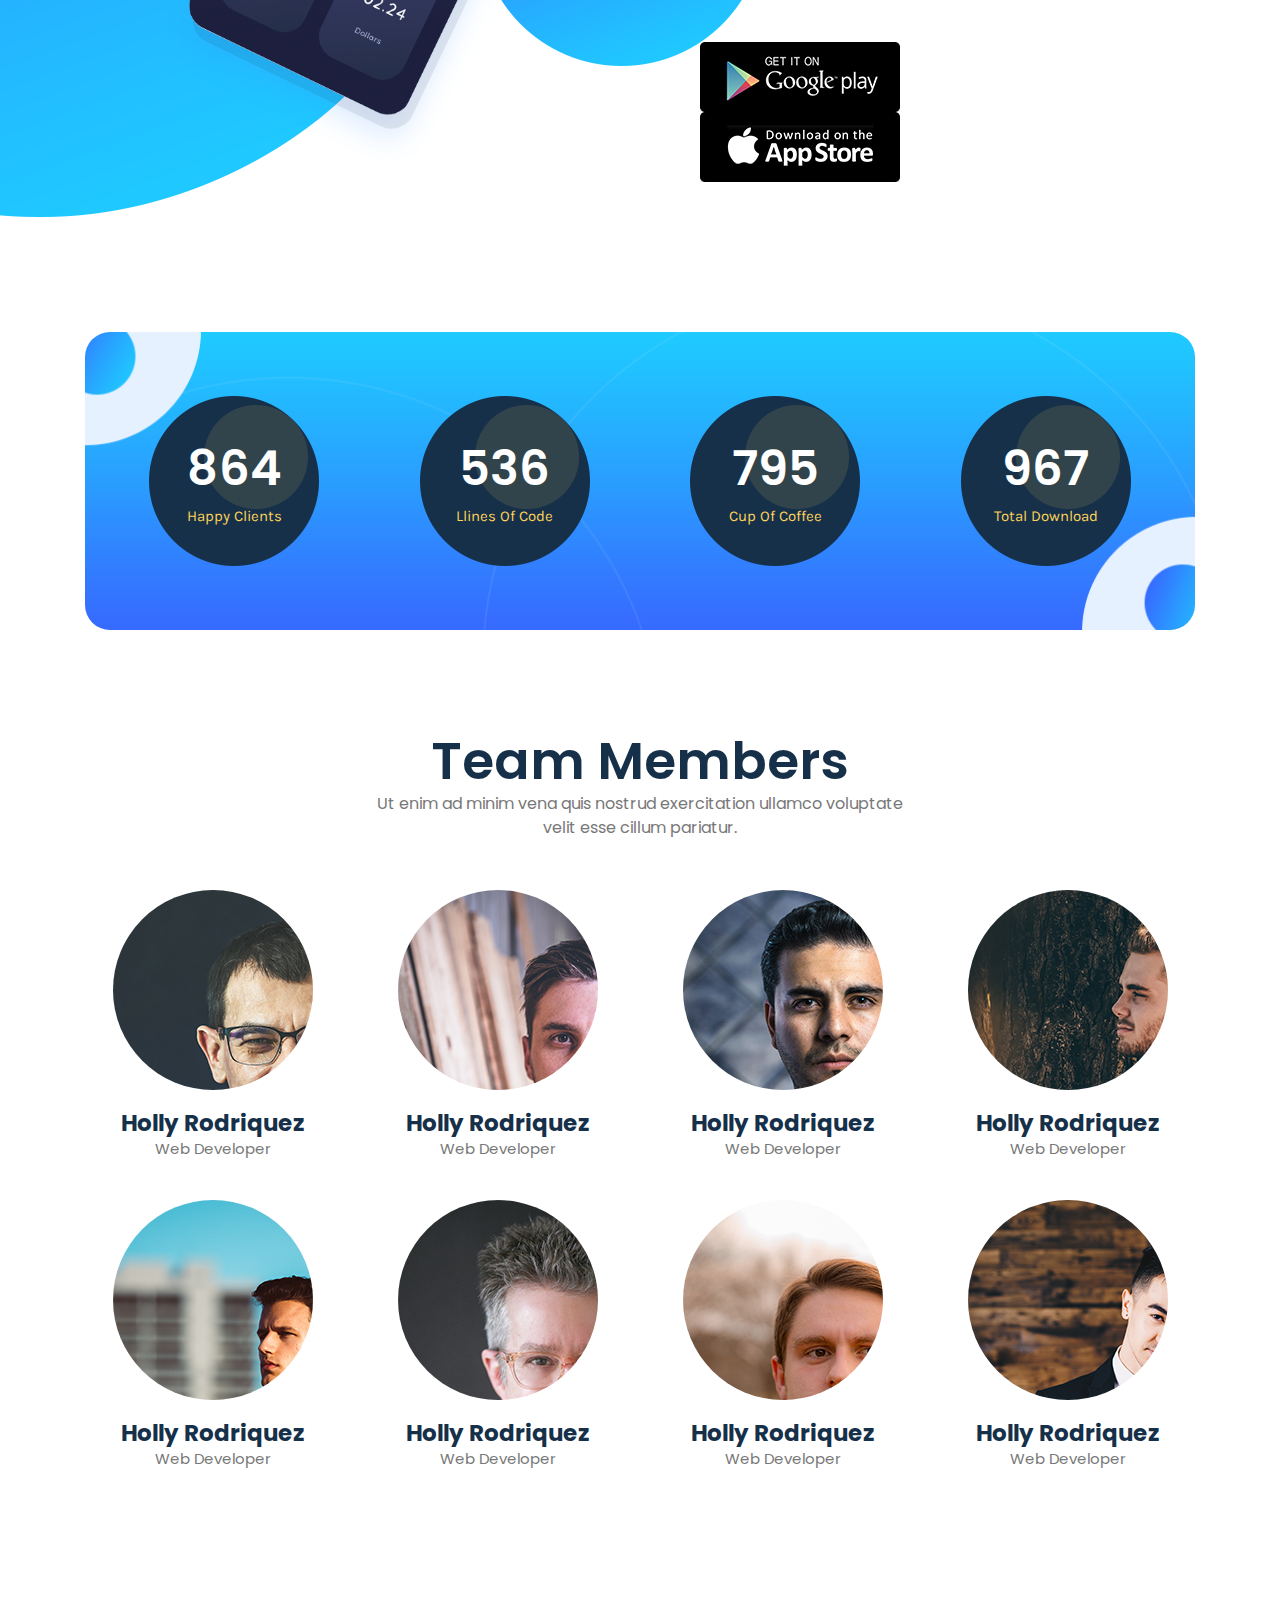
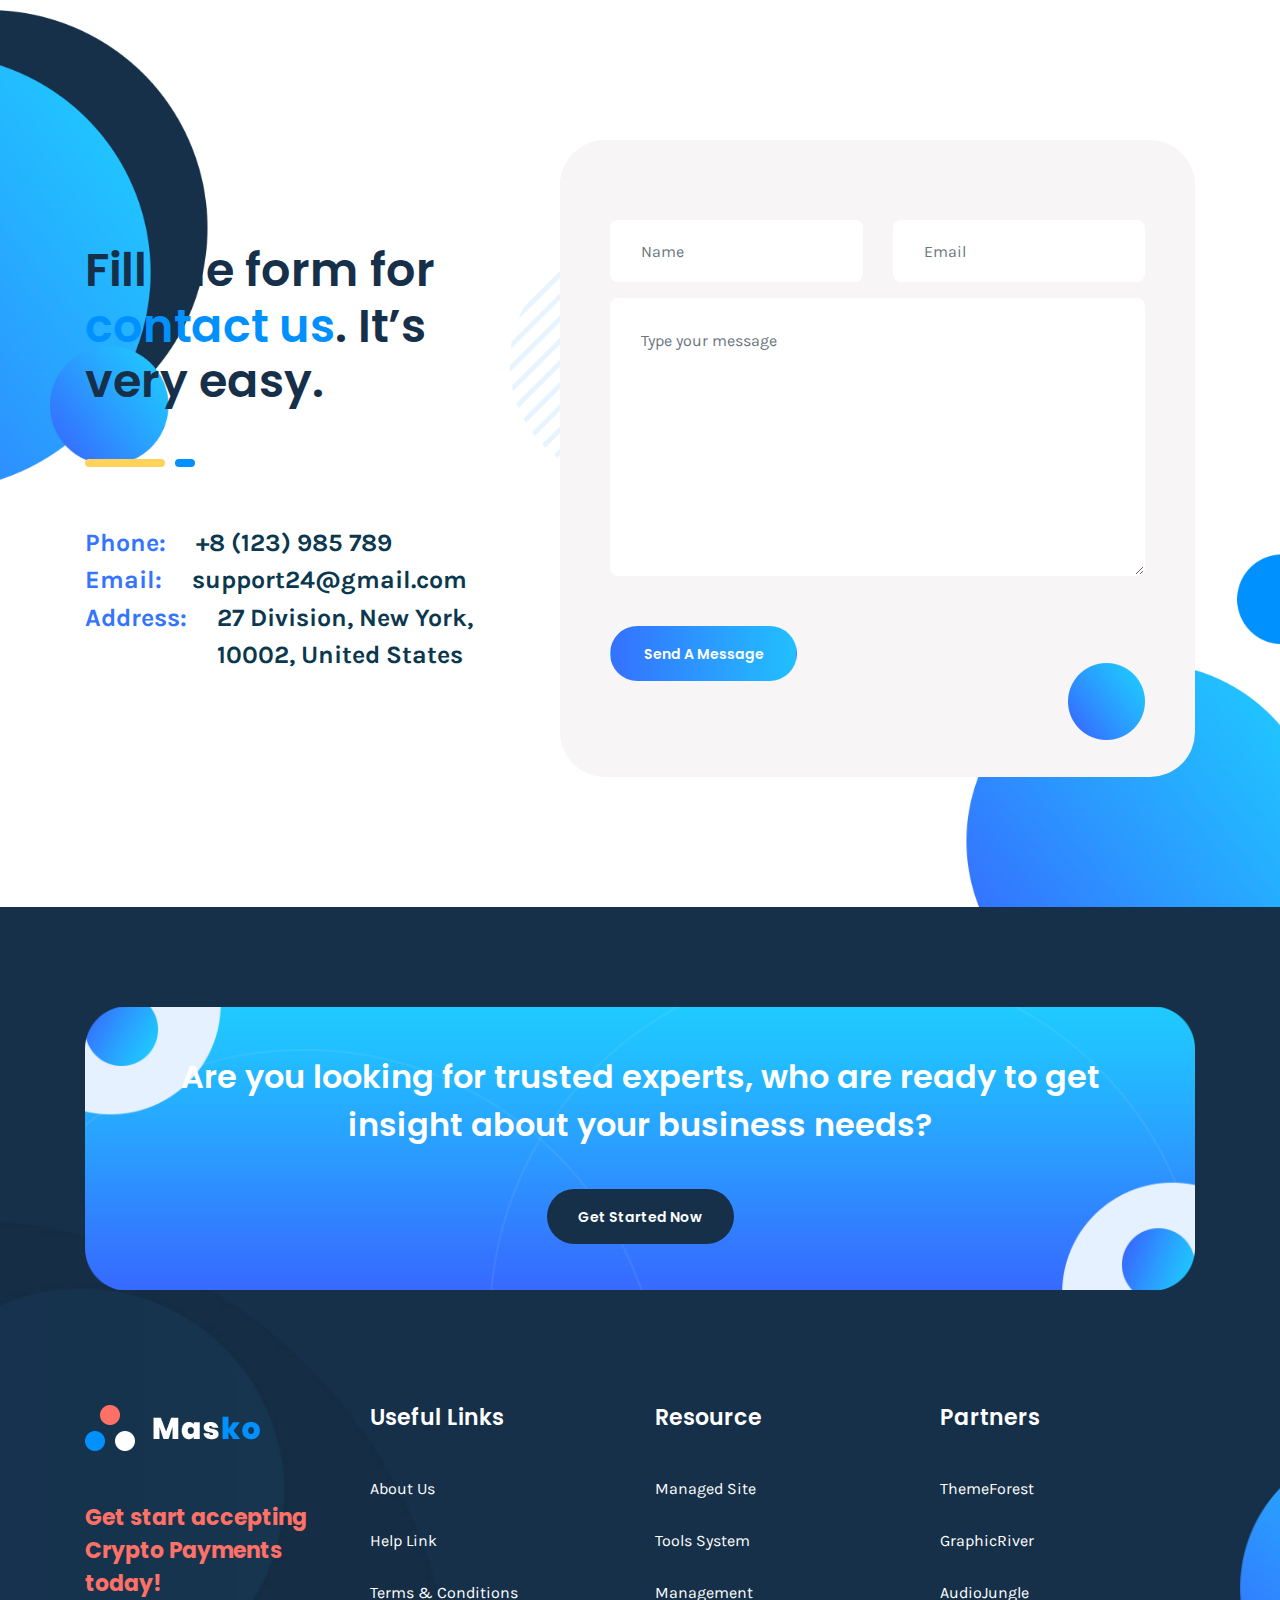
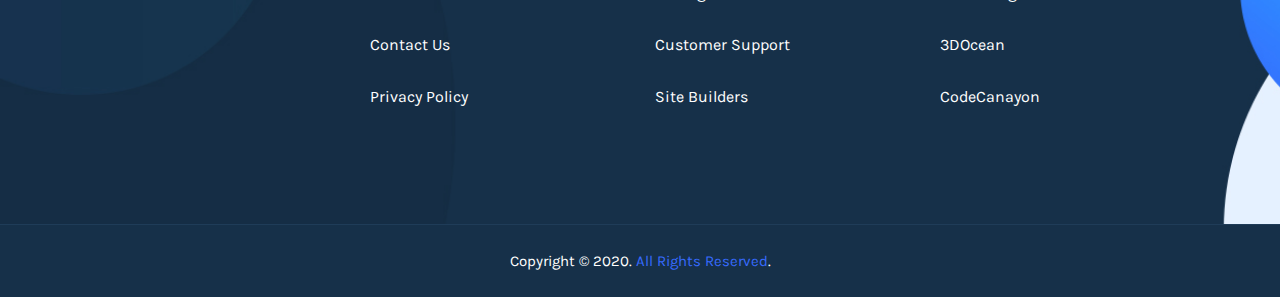
<file: about.html>
<!doctype html>
<html class="no-js" lang="en">

<head>

    <!-- Required meta tags -->
    <meta charset="utf-8">
    <meta content="IE=edge" http-equiv="X-UA-Compatible">
    <meta content="width=device-width, initial-scale=1, shrink-to-fit=no" name="viewport">
    <meta content="html5 responsive bootstrap template" name="description">
    <meta content="HTML,CSS,XML,JavaScript,html5,css3, responsive, bootstrap,jquery," name="keywords">

    <title></title>

    <!-- Bootstrap CSS -->
    <link href="css/bootstrap.min.css" rel="stylesheet">
    <!-- Font Awesome -->
    <link href="css/font-awesome.min.css" rel="stylesheet">
    <!-- Owl Carousel -->
    <link href="css/owl.carousel.min.css" rel="stylesheet">
    <link href="css/owl.theme.default.min.css" rel="stylesheet">
    <!-- Swiper Slider -->
    <link href="vendors/swiper-master/css/swiper.min.css" rel="stylesheet">
    <!-- Slicknav -->
    <link href="css/slicknav.min.css" rel="stylesheet">
    <!-- magnific popup -->
    <link href="css/magnific-popup.css" rel="stylesheet">
    <!-- Site Style -->
    <link href="style.css" rel="stylesheet">
    <link href="css/responsive.css" rel="stylesheet">

    <!-- Modernizr Js -->
    <script src="vendors/modernizr-js/modernizr.js"></script>

    <!--[if lt IE 8]>
    <p class="browserupgrade">You are using an <strong>outdated</strong> browser. Please <a
            href="http://browsehappy.com/">upgrade your browser</a> to improve your experience.</p>
    <![endif]-->

</head>

<body>
    <!--[if lt IE 8]>
            <p class="browserupgrade">You are using an <strong>outdated</strong> browser. Please <a href="http://browsehappy.com/">upgrade your browser</a> to improve your experience.</p>
        <![endif]-->
    <!-- header area start -->
    <header class="header">
        <div class="container">
            <div class="row align-items-center">
                <div class="col-lg-2 col-md-3">
                    <a class="logo" href="index.html">
                        <img alt="logo here" class="img-fluid" src="images/logo.png">
                    </a>
                </div>
                <div class="col-lg-5 offset-lg-1 d-lg-block d-none">
                    <nav>
                        <ul id="menu" class="menu">
                            <li class="active"><a href="index.html">home</a></li>
                            <li><a href="#">pages</a></li>
                            <li><a href="blog.html">blog</a></li>
                            <li><a href="about.html">About</a></li>
                            <li><a href="contact-us.html">contact</a></li>
                        </ul>
                    </nav>
                </div>
                <div class="col-lg-2 offset-lg-2 col-7 text-right">
                    <a class="btn app-btn trial-btn" href="javascript:">Trial Version</a>
                </div>
            </div>
            <div class="responsive-menu d-lg-none d-block"></div>
        </div>
    </header><!-- /End Header -->

    <!-- header area end -->
    <!-- breadcrumb area start -->
    <div class="breadcrumb-area">
        <div class="container">
            <div class="breadcrumb-content">
                <h2>About Masko</h2>
                <ul>
                    <li><a href="index.html">Home ></a></li>
                    <li>About</li>
                </ul>
            </div>
        </div>
    </div>
    <!-- breadcrumb area end -->
    <!-- service area start -->
    <div class="service-area pb--120 pt--40">
        <div class="container">
            <div class="row">
                <div class="col-md-4 col-sm-6">
                    <div class="svc-item">
                        <div class="icon">
                            <img src="images/icon/service-icon4.png" alt="">
                        </div>
                        <div class="content">
                            <h3>History of masko</h3>
                            <p>Explore the far reaches of galaxy henderit with this space themed dummy proident generator with quotes</p>
                        </div>
                    </div>
                </div>
                <div class="col-md-4 col-sm-6">
                    <div class="svc-item active">
                        <div class="icon">
                            <img src="images/icon/service-icon5.png" alt="">
                        </div>
                        <div class="content">
                            <h3>Our mission</h3>
                            <p>Explore the far reaches of galaxy henderit with this space themed dummy proident generator with quotes</p>
                        </div>
                    </div>
                </div>
                <div class="col-md-4 col-sm-6">
                    <div class="svc-item">
                        <div class="icon">
                            <img src="images/icon/service-icon6.png" alt="">
                        </div>
                        <div class="content">
                            <h3>Our Vission</h3>
                            <p>Explore the far reaches of galaxy henderit with this space themed dummy proident generator with quotes</p>
                        </div>
                    </div>
                </div>
            </div>
        </div>
    </div>
    <!-- service area end -->

        <section class="about-1">
        <div class="container">
            <div class="row justify-content-lg-end justify-content-center align-items-center">
                <div class="col-lg-6 d-lg-block d-none">
                    <img src="images/about/left-img.png" class="img-fluid" alt="">
                </div>
                <div class="col-lg-6">
                    <div class="about-1-right">
                        <h2 class="section-title">Creative Interface, Your own crypto wallet <span>credit card.</span></h2>
                        <p>Occaecat cupidatat non proident, sunt in culpa que officia deserunt and mollit anim id est laborum aecat and cupidatat non proident, sunt in culpa.</p>
                        <div class="btn-group-area">
                            <a href="javascript:;" class="app-btn-1"><img src="images/about/google-play.png" class="img-fluid" alt=""></a>
                            <a href="javascript:;" class="app-btn-2"><img src="images/about/app-store.png" class="img-fluid" alt=""></a>
                        </div>
                    </div>
                </div>
            </div>
        </div>
    </section>
    <!-- counter area start -->
    <section class="counter-area">
        <div class="container">
            <div class="row">
                <div class="col-12">
                    <div class="counter-inner">
                        <!-- Start Single Counter -->
                        <div class="single-counter text-center">
                            <span class="counter">864</span>
                            <p>Happy Clients</p>
                        </div><!-- /End Single Counter -->
                        <!-- Start Single Counter -->
                        <div class="single-counter text-center">
                            <span class="counter">536</span>
                            <p>Llines Of Code</p>
                        </div><!-- /End Single Counter -->
                        <!-- Start Single Counter -->
                        <div class="single-counter text-center">
                            <span class="counter">795</span>
                            <p>Cup Of Coffee</p>
                        </div><!-- /End Single Counter -->
                        <!-- Start Single Counter -->
                        <div class="single-counter text-center">
                            <span class="counter">967</span>
                            <p>Total Download</p>
                        </div><!-- /End Single Counter -->
                    </div>
                </div>
            </div>
        </div>
    </section>
    <!-- counter area end -->
    <!-- team area start -->
    <div class="team-area pt--120 pb--80">
        <div class="container">
            <div class="row">
                <div class="col-lg-6 offset-lg-3 col-md-8 offset-md-2">
                    <div class="section-title text-center pb--50">
                        <h2>Team Members</h2>
                        <p>Ut enim ad minim vena quis nostrud exercitation ullamco voluptate velit esse cillum pariatur.</p>
                    </div>
                </div>
            </div>
            <div class="row">
                <div class="col-lg-3 col-sm-6">
                    <div class="single-team">
                        <div class="thumb">
                            <img src="images/team/img1.jpg" alt="team thumb">
                        </div>
                        <div class="content">
                            <h3>Holly Rodriquez</h3>
                            <p>Web Developer</p>
                        </div>
                    </div>
                </div>
                <div class="col-lg-3 col-sm-6">
                    <div class="single-team">
                        <div class="thumb">
                            <img src="images/team/img2.jpg" alt="team thumb">
                        </div>
                        <div class="content">
                            <h3>Holly Rodriquez</h3>
                            <p>Web Developer</p>
                        </div>
                    </div>
                </div>
                <div class="col-lg-3 col-sm-6">
                    <div class="single-team">
                        <div class="thumb">
                            <img src="images/team/img3.jpg" alt="team thumb">
                        </div>
                        <div class="content">
                            <h3>Holly Rodriquez</h3>
                            <p>Web Developer</p>
                        </div>
                    </div>
                </div>
                <div class="col-lg-3 col-sm-6">
                    <div class="single-team">
                        <div class="thumb">
                            <img src="images/team/img4.jpg" alt="team thumb">
                        </div>
                        <div class="content">
                            <h3>Holly Rodriquez</h3>
                            <p>Web Developer</p>
                        </div>
                    </div>
                </div>
                <div class="col-lg-3 col-sm-6">
                    <div class="single-team">
                        <div class="thumb">
                            <img src="images/team/img5.jpg" alt="team thumb">
                        </div>
                        <div class="content">
                            <h3>Holly Rodriquez</h3>
                            <p>Web Developer</p>
                        </div>
                    </div>
                </div>
                <div class="col-lg-3 col-sm-6">
                    <div class="single-team">
                        <div class="thumb">
                            <img src="images/team/img6.jpg" alt="team thumb">
                        </div>
                        <div class="content">
                            <h3>Holly Rodriquez</h3>
                            <p>Web Developer</p>
                        </div>
                    </div>
                </div>
                <div class="col-lg-3 col-sm-6">
                    <div class="single-team">
                        <div class="thumb">
                            <img src="images/team/img7.jpg" alt="team thumb">
                        </div>
                        <div class="content">
                            <h3>Holly Rodriquez</h3>
                            <p>Web Developer</p>
                        </div>
                    </div>
                </div>
                <div class="col-lg-3 col-sm-6">
                    <div class="single-team">
                        <div class="thumb">
                            <img src="images/team/img8.jpg" alt="team thumb">
                        </div>
                        <div class="content">
                            <h3>Holly Rodriquez</h3>
                            <p>Web Developer</p>
                        </div>
                    </div>
                </div>
            </div>
        </div>
    </div>
    <!-- team area end -->
    <!-- (09) Start contact section
    ============================================== -->

    <section class="contact">
        <div class="container">
            <div class="row align-items-center">
                <div class="col-xl-5 col-lg-6 mb-lg-0 mb-4">
                    <div class="contect-left">
                        <h3 class="section-title section-title-style">Fill the form for <span>contact us</span>. It’s very easy.</h3>
                        <ul class="contact-info">
                            <li><span class="title">Phone:</span> <span>+8 (123) 985 789</span></li>
                            <li><span class="title">Email:</span> <span>support24@gmail.com</span></li>
                            <li><span class="title">Address:</span> <span>27 Division, New York, 10002, United States</span></li>
                        </ul>
                    </div>
                </div>
                <div class="col-xl-7 col-lg-6">
                    <div class="contact-form">
                        <form action="">
                            <div class="row">
                                <div class="col-lg-6">
                                    <div class="form-group">
                                        <input type="text" class="form-control" placeholder="Name" name="name">
                                    </div>
                                </div>
                                <div class="col-lg-6">
                                    <div class="form-group">
                                        <input type="email" class="form-control" placeholder="Email" name="email">
                                    </div>
                                </div>
                            </div>
                            <div class="row">
                                <div class="col-lg-12">
                                    <div class="form-group">
                                        <textarea name="message" class="form-control" placeholder="Type your message"></textarea>
                                    </div>
                                </div>
                            </div>
                            <div class="row">
                                <div class="col-lg-12">
                                    <div class="form-group">
                                        <button class="btn app-btn app-btn-default">Send A Message</button>
                                    </div>
                                </div>
                            </div>
                        </form>
                    </div>
                </div>
            </div>
        </div>
    </section>

    <!-- (09) End contact section
    ============================================== -->

<!-- (00) Start Footer section
============================================== -->

<footer class="footer">
    <div class="container">
        <div class="row">
            <div class="col-lg-12">
                <div class="footer-note">
                    <p>Are you looking for trusted experts, who are ready to get insight about your business needs?</p>
                    <a href="javascript:;" class="btn app-btn app-btn-primary">Get Started Now</a>
                </div>
            </div>
        </div>
        <div class="top-footer">
            <div class="row">
                <div class="col-lg-3 col-md-6 mb-lg-0 mb-4">
                    <div class="ftr-about">
                        <a href="index.html" class="logo">
                            <img src="images/logo-2.png" class="img-fluid" alt="">
                        </a>
                        <p>Get start accepting Crypto Payments today!</p>
                    </div>
                </div>
                <div class="col-lg-3 col-md-6 mb-lg-0 mb-4">
                    <h5>Useful Links</h5>
                    <ul>
                        <li><a href="javascript:;">About Us</a></li>
                        <li><a href="javascript:;">Help Link</a></li>
                        <li><a href="javascript:;">Terms & Conditions</a></li>
                        <li><a href="javascript:;">Contact Us</a></li>
                        <li><a href="javascript:;">Privacy Policy</a></li>
                    </ul>
                </div>
                <div class="col-lg-3 col-md-6 mb-md-0 mb-4">
                    <h5>Resource</h5>
                    <ul>
                        <li><a href="javascript:;">Managed site</a></li>
                        <li><a href="javascript:;">Tools System</a></li>
                        <li><a href="javascript:;">Management</a></li>
                        <li><a href="javascript:;">Customer Support</a></li>
                        <li><a href="javascript:;">Site Builders</a></li>
                    </ul>
                </div>
                <div class="col-lg-3 col-md-6">
                    <h5>Partners</h5>
                    <ul>
                        <li><a href="javascript:;">ThemeForest</a></li>
                        <li><a href="javascript:;">GraphicRiver</a></li>
                        <li><a href="javascript:;">AudioJungle</a></li>
                        <li><a href="javascript:;">3DOcean</a></li>
                        <li><a href="javascript:;">CodeCanayon</a></li>
                    </ul>
                </div>
            </div>
        </div>
    </div>
    <div class="bottom-footer">
        <div class="container">
            <div class="row">
                <div class="col-lg-12">
                    <p>Copyright © 2020. <span>All Rights Reserved</span>.</p>
                </div>
            </div>
        </div>
    </div>
</footer>

<!-- (00) End Footer section
============================================== -->


<!-- Jquery plugins
============================================== -->

<script src="js/jquery.min.js"></script>
<!-- Bootstrap -->
<script src="js/bootstrap.min.js"></script>
<!-- Owl Carousel -->
<script src="js/owl.carousel.min.js"></script>
<!-- Counterup -->
<script src="js/waypoints.min.js"></script>
<script src="js/counterup.min.js"></script>
<!-- Slicknav -->
<script src="js/jquery.slicknav.min.js"></script>
<!-- magnific popup -->
<script src="js/magnific-popup.min.js"></script>
<!-- Swiper Slider -->
<script src="vendors/swiper-master/js/swiper.min.js"></script>
<!-- main js -->
<script src="js/scripts.js"></script>

</body>

</html>
</file>
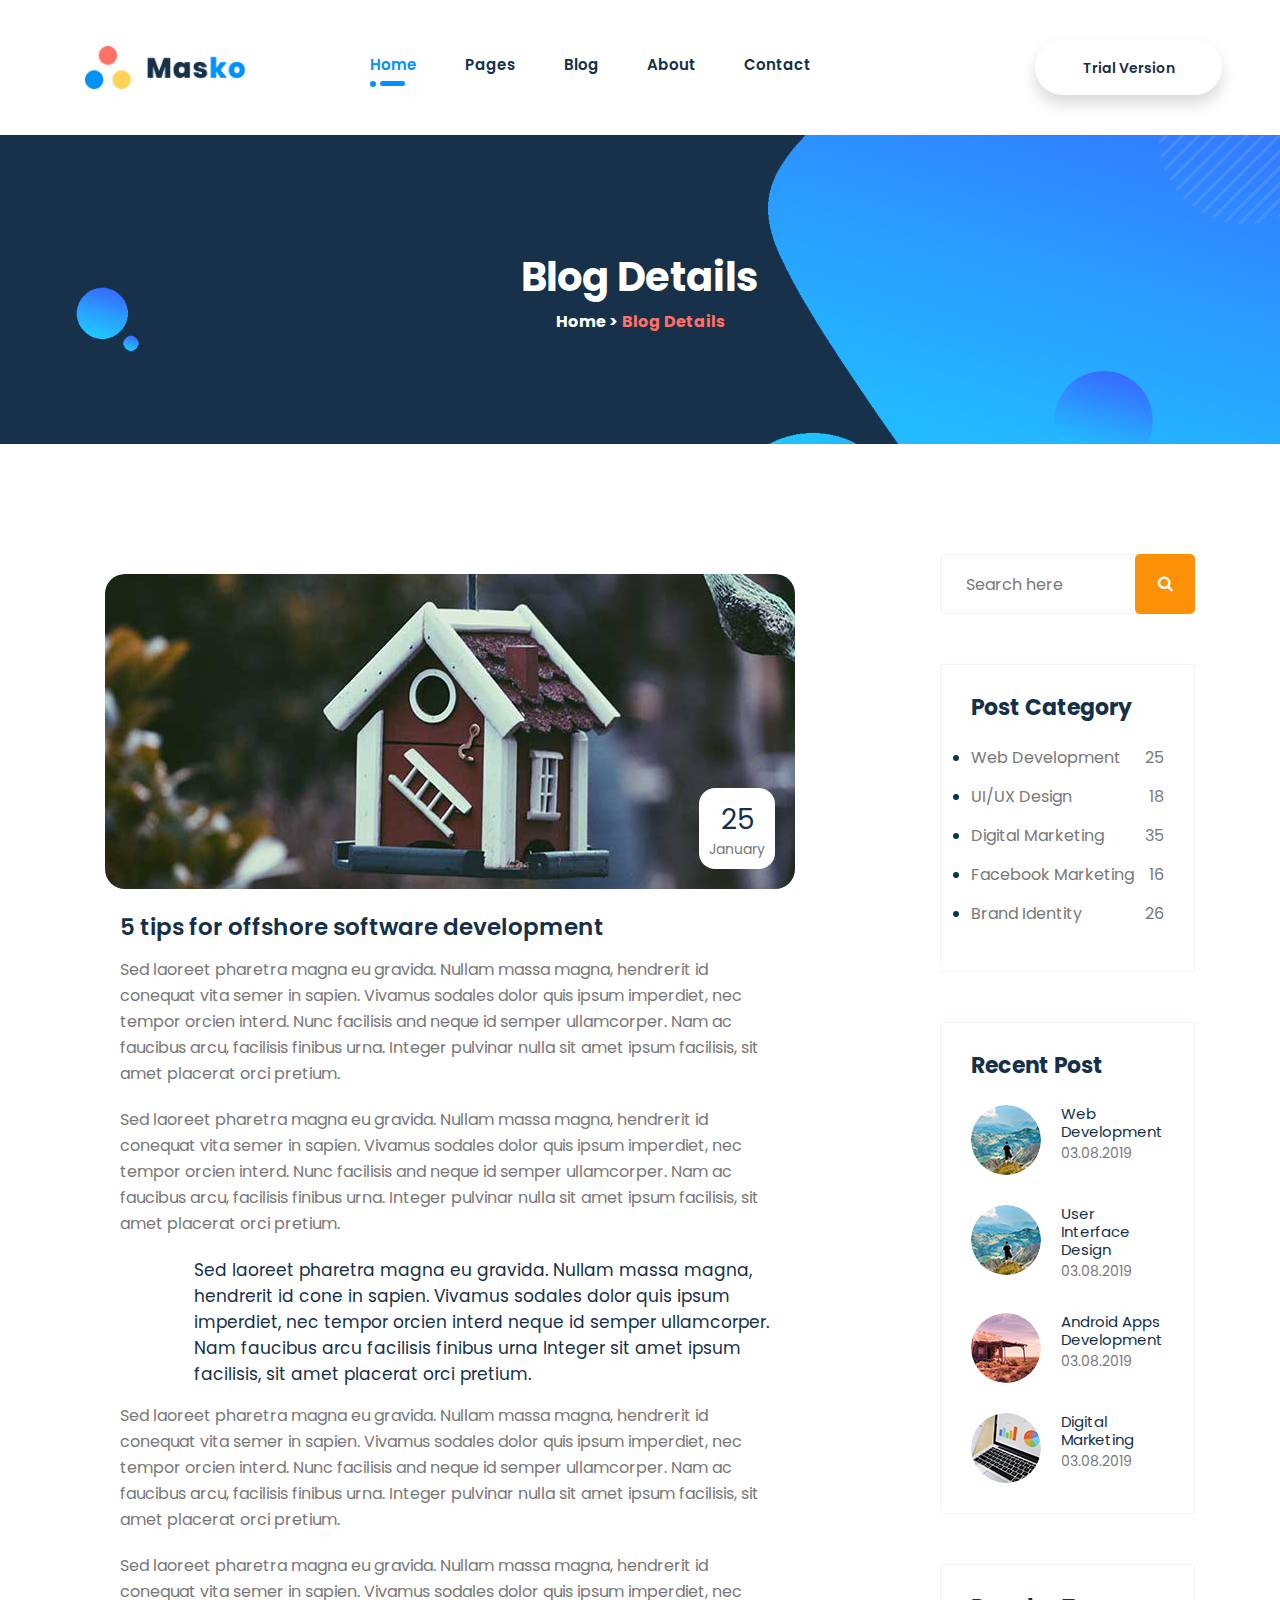
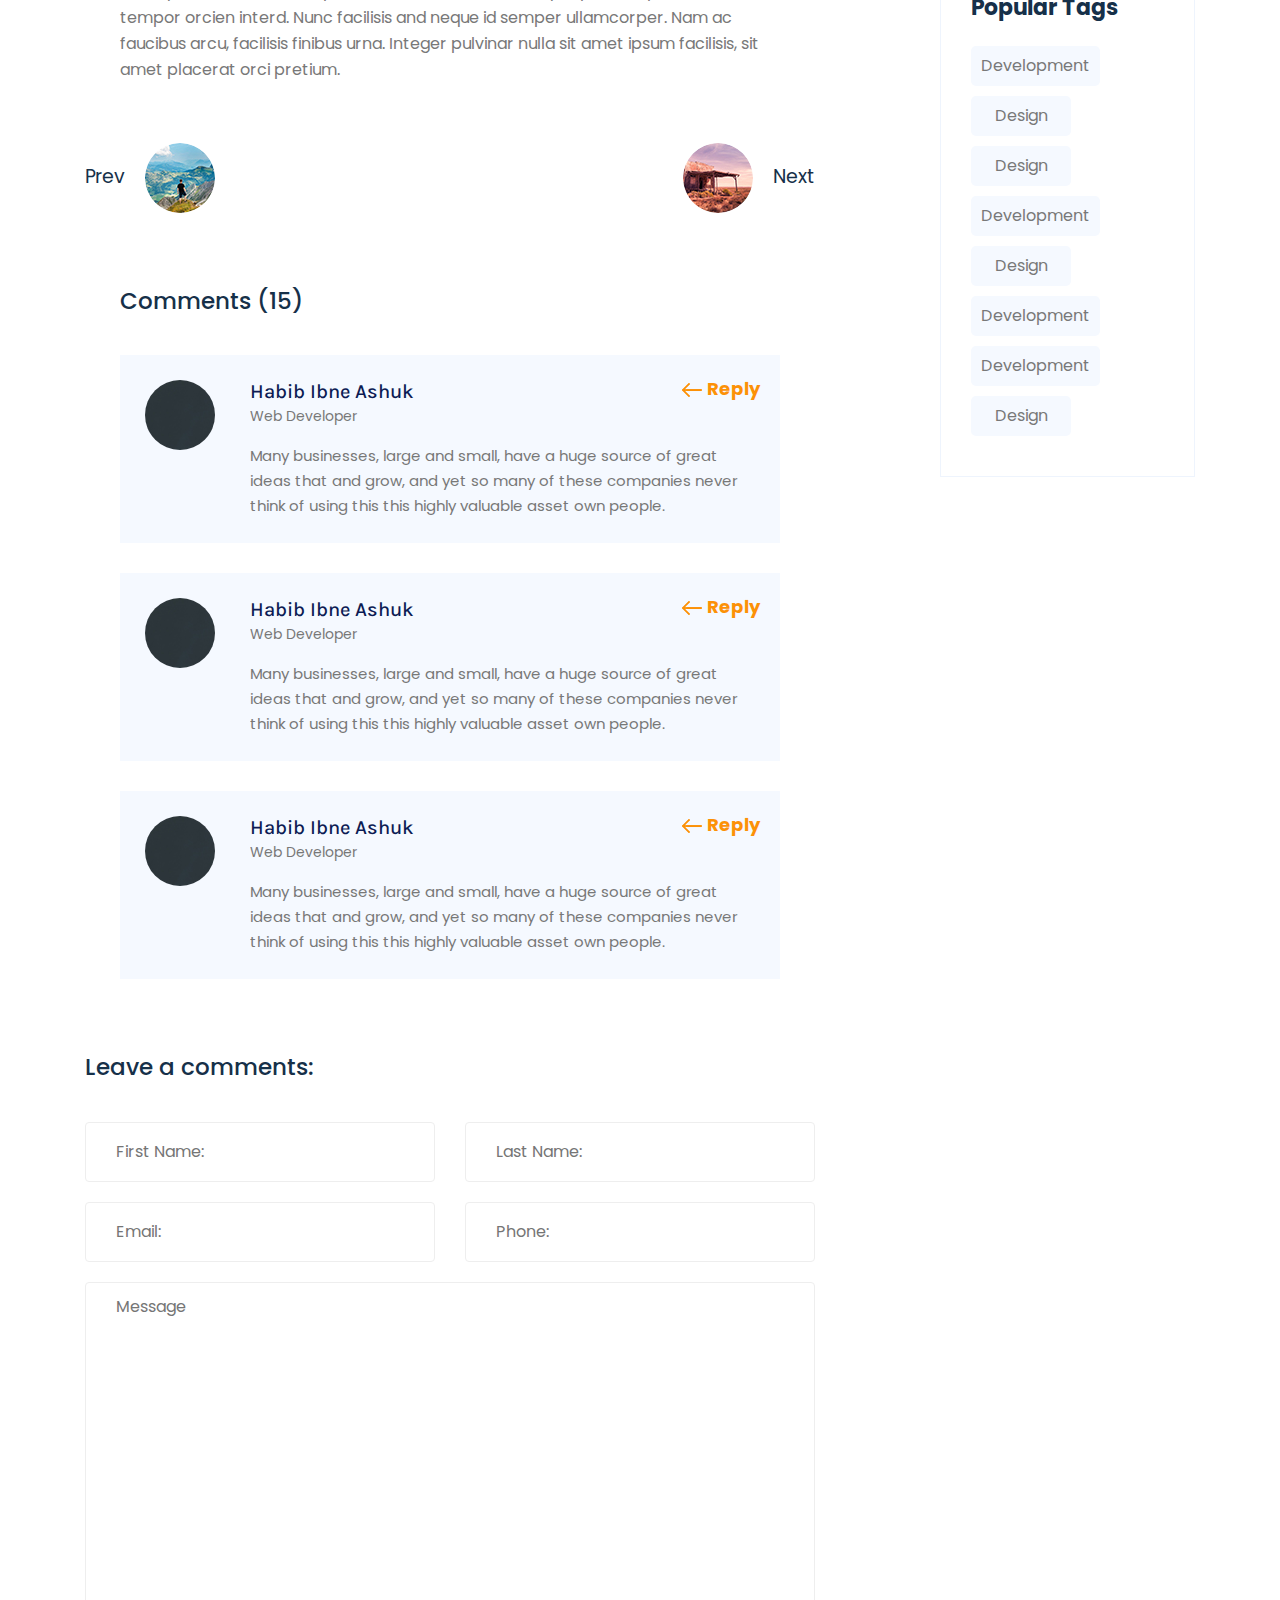
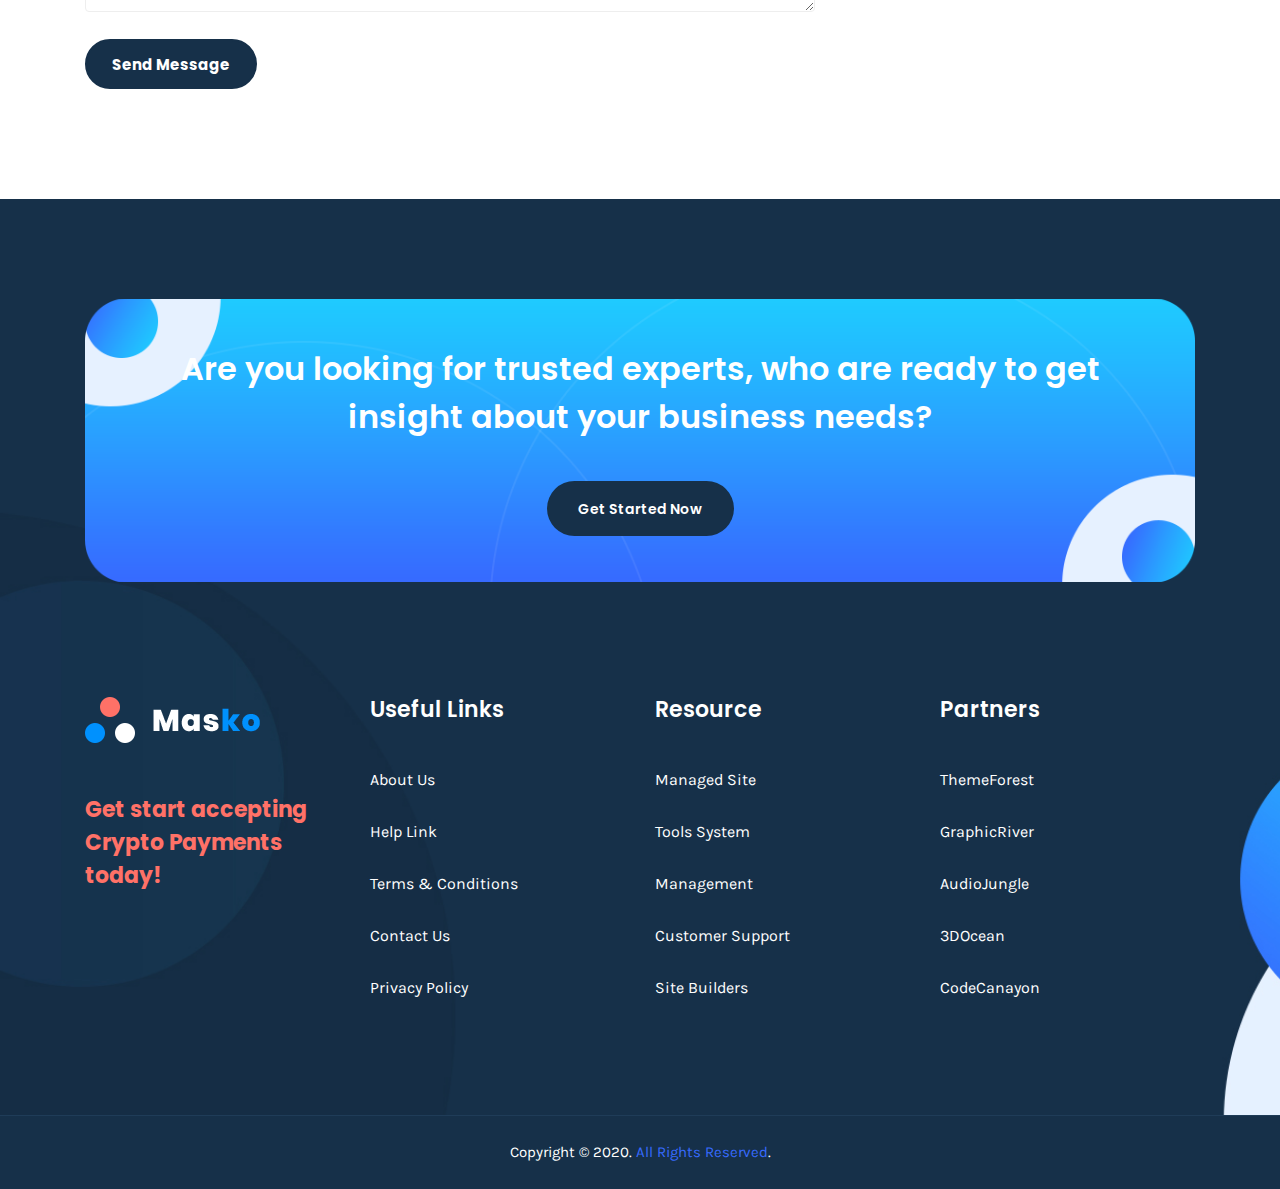
<file: blog-details.html>
<!doctype html>
<html class="no-js" lang="en">

<head>

    <!-- Required meta tags -->
    <meta charset="utf-8">
    <meta content="IE=edge" http-equiv="X-UA-Compatible">
    <meta content="width=device-width, initial-scale=1, shrink-to-fit=no" name="viewport">
    <meta content="html5 responsive bootstrap template" name="description">
    <meta content="HTML,CSS,XML,JavaScript,html5,css3, responsive, bootstrap,jquery," name="keywords">

    <title></title>

    <!-- Bootstrap CSS -->
    <link href="css/bootstrap.min.css" rel="stylesheet">
    <!-- Font Awesome -->
    <link href="css/font-awesome.min.css" rel="stylesheet">
    <!-- Owl Carousel -->
    <link href="css/owl.carousel.min.css" rel="stylesheet">
    <link href="css/owl.theme.default.min.css" rel="stylesheet">
    <!-- Swiper Slider -->
    <link href="vendors/swiper-master/css/swiper.min.css" rel="stylesheet">
    <!-- Slicknav -->
    <link href="css/slicknav.min.css" rel="stylesheet">
    <!-- magnific popup -->
    <link href="css/magnific-popup.css" rel="stylesheet">
    <!-- Site Style -->
    <link href="style.css" rel="stylesheet">
    <link href="css/responsive.css" rel="stylesheet">

    <!-- Modernizr Js -->
    <script src="vendors/modernizr-js/modernizr.js"></script>

    <!--[if lt IE 8]>
    <p class="browserupgrade">You are using an <strong>outdated</strong> browser. Please <a
            href="http://browsehappy.com/">upgrade your browser</a> to improve your experience.</p>
    <![endif]-->

</head>

<body>
    <!--[if lt IE 8]>
            <p class="browserupgrade">You are using an <strong>outdated</strong> browser. Please <a href="http://browsehappy.com/">upgrade your browser</a> to improve your experience.</p>
        <![endif]-->
    <!-- header area start -->
    <header class="header">
        <div class="container">
            <div class="row align-items-center">
                <div class="col-lg-2 col-md-3">
                    <a class="logo" href="index.html">
                        <img alt="logo here" class="img-fluid" src="images/logo.png">
                    </a>
                </div>
                <div class="col-lg-5 offset-lg-1 d-lg-block d-none">
                    <nav>
                        <ul id="menu" class="menu">
                            <li class="active"><a href="index.html">home</a></li>
                            <li><a href="#">pages</a></li>
                            <li><a href="blog.html">blog</a></li>
                            <li><a href="about.html">About</a></li>
                            <li><a href="contact-us.html">contact</a></li>
                        </ul>
                    </nav>
                </div>
                <div class="col-lg-2 offset-lg-2 col-7 text-right">
                    <a class="btn app-btn trial-btn" href="javascript:">Trial Version</a>
                </div>
            </div>
            <div class="responsive-menu d-lg-none d-block"></div>
        </div>
    </header><!-- /End Header -->

    <!-- header area end -->
    <!-- breadcrumb area start -->
    <div class="breadcrumb-area">
        <div class="container">
            <div class="breadcrumb-content">
                <h2>Blog Details</h2>
                <ul>
                    <li><a href="index.html">Home ></a></li>
                    <li>Blog Details</li>
                </ul>
            </div>
        </div>
    </div>
    <!-- blog-page area start -->
    <div class="blog-area bg-gray pt--120">
        <div class="container">
            <div class="row">
                <div class="col-lg-8">
                    <div class="single-blog single-details">
                        <div class="thumb">
                            <img src="images/blog/blog-img1.jpg" alt="blog-img">
                            <div class="blog-date">
                                <h5>25</h5>
                                <span>January</span>
                            </div>
                        </div>
                        <div class="content">
                            <h2>5 tips for offshore software development</h2>
                            <p>Sed laoreet pharetra magna eu gravida. Nullam massa magna, hendrerit id conequat vita semer in sapien. Vivamus sodales dolor quis ipsum imperdiet, nec tempor orcien interd. Nunc facilisis and neque id semper ullamcorper. Nam ac faucibus arcu, facilisis finibus urna. Integer pulvinar nulla sit amet ipsum facilisis, sit amet placerat orci pretium.</p>
                            <p>Sed laoreet pharetra magna eu gravida. Nullam massa magna, hendrerit id conequat vita semer in sapien. Vivamus sodales dolor quis ipsum imperdiet, nec tempor orcien interd. Nunc facilisis and neque id semper ullamcorper. Nam ac faucibus arcu, facilisis finibus urna. Integer pulvinar nulla sit amet ipsum facilisis, sit amet placerat orci pretium.</p>
                            <blockquote>
                                <p>Sed laoreet pharetra magna eu gravida. Nullam massa magna, hendrerit id cone in sapien. Vivamus sodales dolor quis ipsum imperdiet, nec tempor orcien interd neque id semper ullamcorper. Nam faucibus arcu facilisis finibus urna Integer sit amet ipsum facilisis, sit amet placerat orci pretium.</p>
                            </blockquote>
                            <p>Sed laoreet pharetra magna eu gravida. Nullam massa magna, hendrerit id conequat vita semer in sapien. Vivamus sodales dolor quis ipsum imperdiet, nec tempor orcien interd. Nunc facilisis and neque id semper ullamcorper. Nam ac faucibus arcu, facilisis finibus urna. Integer pulvinar nulla sit amet ipsum facilisis, sit amet placerat orci pretium.</p>
                            <p>Sed laoreet pharetra magna eu gravida. Nullam massa magna, hendrerit id conequat vita semer in sapien. Vivamus sodales dolor quis ipsum imperdiet, nec tempor orcien interd. Nunc facilisis and neque id semper ullamcorper. Nam ac faucibus arcu, facilisis finibus urna. Integer pulvinar nulla sit amet ipsum facilisis, sit amet placerat orci pretium.</p>
                        </div>
                    </div>
                    <div class="blog-pagination-nextprev">
                        <div class="left">
                            <a href="#">
                                <p>Prev</p>
                                <div class="thumb">
                                    <img src="images/recent-post/img1.jpg" alt="post">
                                </div>
                            </a>
                        </div>
                        <div class="right">
                            <a href="#">
                                <div class="thumb">
                                    <img src="images/recent-post/img2.jpg" alt="">
                                </div>
                                <p>Next</p>
                            </a>
                        </div>
                    </div>
                    <!-- comments area -->
                    <div class="comments-area">
                        <h4>Comments (15)</h4>
                        <div class="comment">
                            <div class="thumb">
                                <img src="images/team/img1.jpg" alt="team">
                            </div>
                            <div class="content">
                                <div class="cmnt-mt-top">
                                    <h5>Habib Ibne Ashuk</h5>
                                    <span>Web Developer</span>
                                </div>
                                <p>Many businesses, large and small, have a huge source of great ideas that
                                    and grow, and yet so many of these companies never think of using this
                                    this highly valuable asset own people.</p>
                            </div>
                            <a href="#"><img src="images/icon/arrow-pointing-to-left-golden.png" alt="d">Reply</a>
                        </div>
                        <div class="comment">
                            <div class="thumb">
                                <img src="images/team/img1.jpg" alt="team">
                            </div>
                            <div class="content">
                                <div class="cmnt-mt-top">
                                    <h5>Habib Ibne Ashuk</h5>
                                    <span>Web Developer</span>
                                </div>
                                <p>Many businesses, large and small, have a huge source of great ideas that
                                    and grow, and yet so many of these companies never think of using this
                                    this highly valuable asset own people.</p>
                            </div>
                            <a href="#"><img src="images/icon/arrow-pointing-to-left-golden.png" alt="d">Reply</a>
                        </div>
                        <div class="comment">
                            <div class="thumb">
                                <img src="images/team/img1.jpg" alt="team">
                            </div>
                            <div class="content">
                                <div class="cmnt-mt-top">
                                    <h5>Habib Ibne Ashuk</h5>
                                    <span>Web Developer</span>
                                </div>
                                <p>Many businesses, large and small, have a huge source of great ideas that
                                    and grow, and yet so many of these companies never think of using this
                                    this highly valuable asset own people.</p>
                            </div>
                            <a href="#"><img src="images/icon/arrow-pointing-to-left-golden.png" alt="d">Reply</a>
                        </div>
                    </div>
                    <!-- leav a comments -->
                    <h4 class="lv-a-comment">Leave a comments:</h4>
                    <div class="comment-form">
                        <form action="#">
                            <div class="row">
                                <div class="col-md-6">
                                    <input type="text" placeholder="First Name:">
                                </div>
                                <div class="col-md-6">
                                    <input type="text" placeholder="Last Name:">
                                </div>
                                <div class="col-md-6">
                                    <input type="text" placeholder="Email:">
                                </div>
                                <div class="col-md-6">
                                    <input type="text" placeholder="Phone:">
                                </div>
                                <div class="col-12">
                                    <textarea name="msg" id="msg" placeholder="Message"></textarea>
                                </div>
                            </div>
                            <button type="submit" class="cbtn">Send Message</button>
                        </form>
                    </div>
                </div>
                <div class="col-xl-3 offset-xl-1 col-lg-4">
                    <div class="slidebar-area">
                        <!-- widget search -->
                        <div class="widget widget-search">
                            <form action="#">
                                <input type="text" placeholder="Search here">
                                <button type="submit"><i class="fa fa-search"></i></button>
                            </form>
                        </div>
                        <!-- widget category -->
                        <div class="widget widget-category">
                            <div class="widget-body">
                                <h4 class="widget-title">Post Category</h4>
                                <ul class="list">
                                    <li><a href="#">Web Development <span>25</span></a></li>
                                    <li><a href="#">UI/UX Design <span>18</span></a></li>
                                    <li><a href="#">Digital Marketing <span>35</span></a></li>
                                    <li><a href="#">Facebook Marketing <span>16</span></a></li>
                                    <li><a href="#">Brand Identity <span>26</span></a></li>
                                </ul>
                            </div>
                        </div>
                        <!-- widget recent-post -->
                        <div class="widget widget-recent-post">
                            <div class="widget-body">
                                <h4 class="widget-title">Recent Post</h4>
                                <div class="recent-post">
                                    <div class="rc-single">
                                        <div class="thumb">
                                            <img src="images/recent-post/img1.jpg" alt="rcpost">
                                        </div>
                                        <div class="content">
                                            <h4><a href="#">Web Development</a></h4>
                                            <span>03.08.2019</span>
                                        </div>
                                    </div>
                                    <div class="rc-single">
                                        <div class="thumb">
                                            <img src="images/recent-post/img1.jpg" alt="rcpost">
                                        </div>
                                        <div class="content">
                                            <h4><a href="#">User Interface Design</a></h4>
                                            <span>03.08.2019</span>
                                        </div>
                                    </div>
                                    <div class="rc-single">
                                        <div class="thumb">
                                            <img src="images/recent-post/img2.jpg" alt="rcpost">
                                        </div>
                                        <div class="content">
                                            <h4><a href="#">Android Apps Development</a></h4>
                                            <span>03.08.2019</span>
                                        </div>
                                    </div>
                                    <div class="rc-single">
                                        <div class="thumb">
                                            <img src="images/recent-post/img3.jpg" alt="rcpost">
                                        </div>
                                        <div class="content">
                                            <h4><a href="#">Digital Marketing</a></h4>
                                            <span>03.08.2019</span>
                                        </div>
                                    </div>
                                </div>
                            </div>
                        </div>
                        <!-- widget tags -->
                        <div class="widget widget-tags">
                            <div class="widget-body">
                                <h4 class="widget-title">Popular Tags</h4>
                                <ul class="tags">
                                    <li><a href="#">Development</a></li>
                                    <li><a href="#">Design</a></li>
                                    <li><a href="#">Design</a></li>
                                    <li><a href="#">Development</a></li>
                                    <li><a href="#">Design</a></li>
                                    <li><a href="#">Development</a></li>
                                    <li><a href="#">Development</a></li>
                                    <li><a href="#">Design</a></li>
                                </ul>
                            </div>
                        </div>
                    </div>
                </div>
            </div>
        </div>
    </div>
    <!-- (00) Start Footer section
============================================== -->

<footer class="footer">
    <div class="container">
        <div class="row">
            <div class="col-lg-12">
                <div class="footer-note">
                    <p>Are you looking for trusted experts, who are ready to get insight about your business needs?</p>
                    <a href="javascript:;" class="btn app-btn app-btn-primary">Get Started Now</a>
                </div>
            </div>
        </div>
        <div class="top-footer">
            <div class="row">
                <div class="col-lg-3 col-md-6 mb-lg-0 mb-4">
                    <div class="ftr-about">
                        <a href="index.html" class="logo">
                            <img src="images/logo-2.png" class="img-fluid" alt="">
                        </a>
                        <p>Get start accepting Crypto Payments today!</p>
                    </div>
                </div>
                <div class="col-lg-3 col-md-6 mb-lg-0 mb-4">
                    <h5>Useful Links</h5>
                    <ul>
                        <li><a href="javascript:;">About Us</a></li>
                        <li><a href="javascript:;">Help Link</a></li>
                        <li><a href="javascript:;">Terms & Conditions</a></li>
                        <li><a href="javascript:;">Contact Us</a></li>
                        <li><a href="javascript:;">Privacy Policy</a></li>
                    </ul>
                </div>
                <div class="col-lg-3 col-md-6 mb-md-0 mb-4">
                    <h5>Resource</h5>
                    <ul>
                        <li><a href="javascript:;">Managed site</a></li>
                        <li><a href="javascript:;">Tools System</a></li>
                        <li><a href="javascript:;">Management</a></li>
                        <li><a href="javascript:;">Customer Support</a></li>
                        <li><a href="javascript:;">Site Builders</a></li>
                    </ul>
                </div>
                <div class="col-lg-3 col-md-6">
                    <h5>Partners</h5>
                    <ul>
                        <li><a href="javascript:;">ThemeForest</a></li>
                        <li><a href="javascript:;">GraphicRiver</a></li>
                        <li><a href="javascript:;">AudioJungle</a></li>
                        <li><a href="javascript:;">3DOcean</a></li>
                        <li><a href="javascript:;">CodeCanayon</a></li>
                    </ul>
                </div>
            </div>
        </div>
    </div>
    <div class="bottom-footer">
        <div class="container">
            <div class="row">
                <div class="col-lg-12">
                    <p>Copyright © 2020. <span>All Rights Reserved</span>.</p>
                </div>
            </div>
        </div>
    </div>
</footer>

<!-- (00) End Footer section
============================================== -->


<!-- Jquery plugins
============================================== -->

<script src="js/jquery.min.js"></script>
<!-- Bootstrap -->
<script src="js/bootstrap.min.js"></script>
<!-- Owl Carousel -->
<script src="js/owl.carousel.min.js"></script>
<!-- Counterup -->
<script src="js/waypoints.min.js"></script>
<script src="js/counterup.min.js"></script>
<!-- Slicknav -->
<script src="js/jquery.slicknav.min.js"></script>
<!-- magnific popup -->
<script src="js/magnific-popup.min.js"></script>
<!-- Swiper Slider -->
<script src="vendors/swiper-master/js/swiper.min.js"></script>
<!-- main js -->
<script src="js/scripts.js"></script>

</body>

</html>
</file>
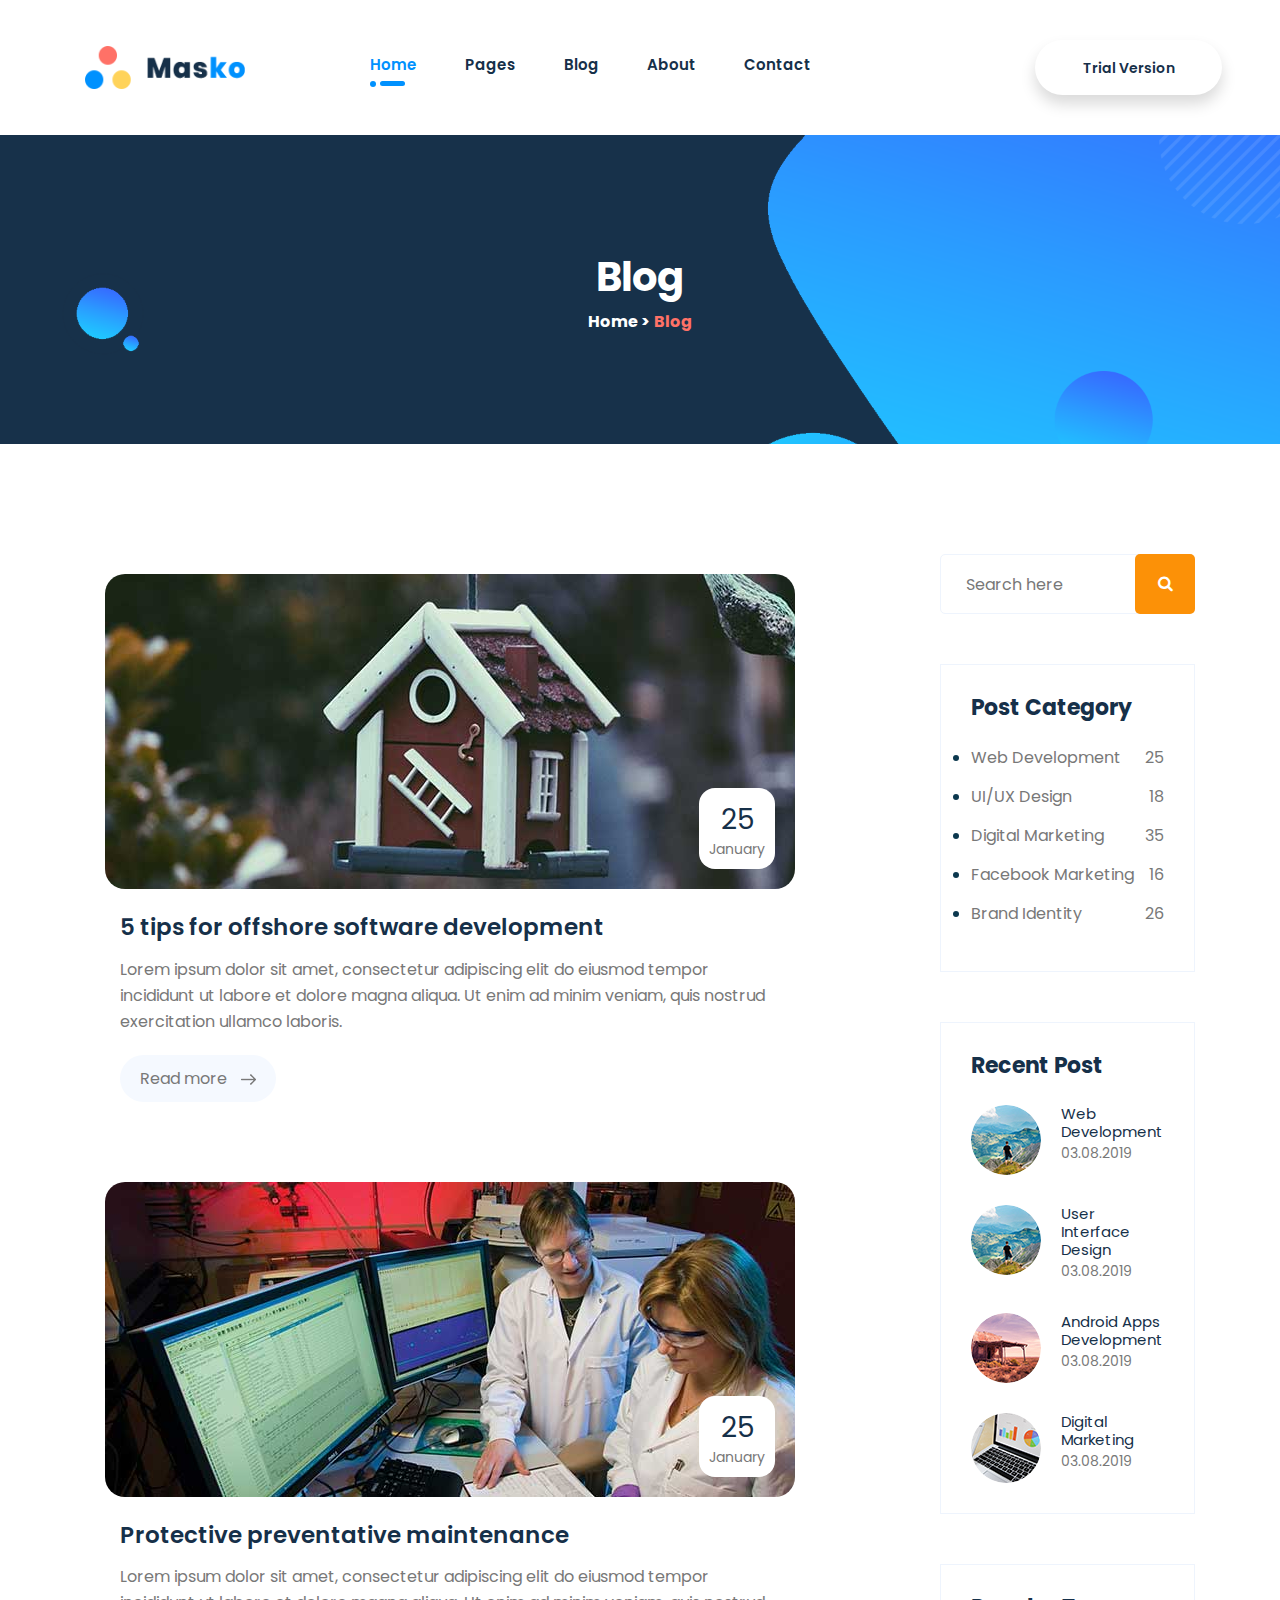
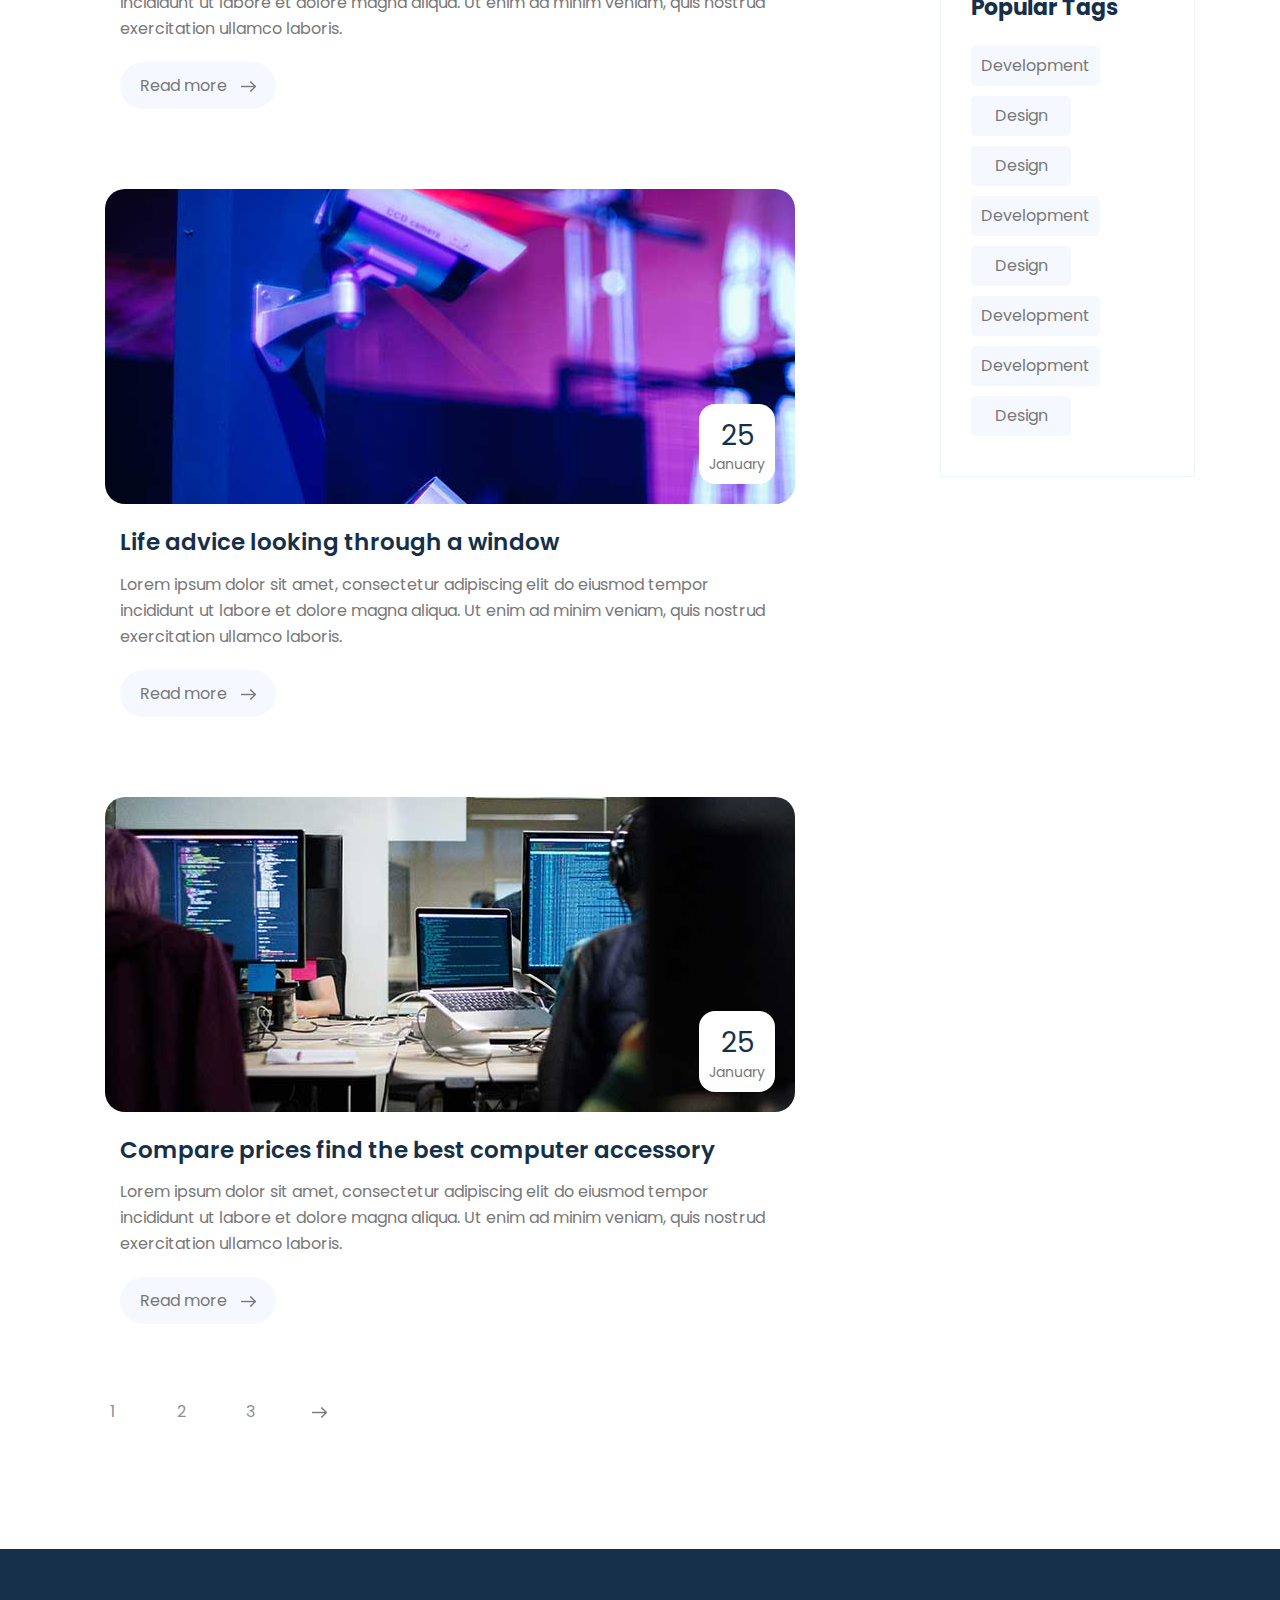
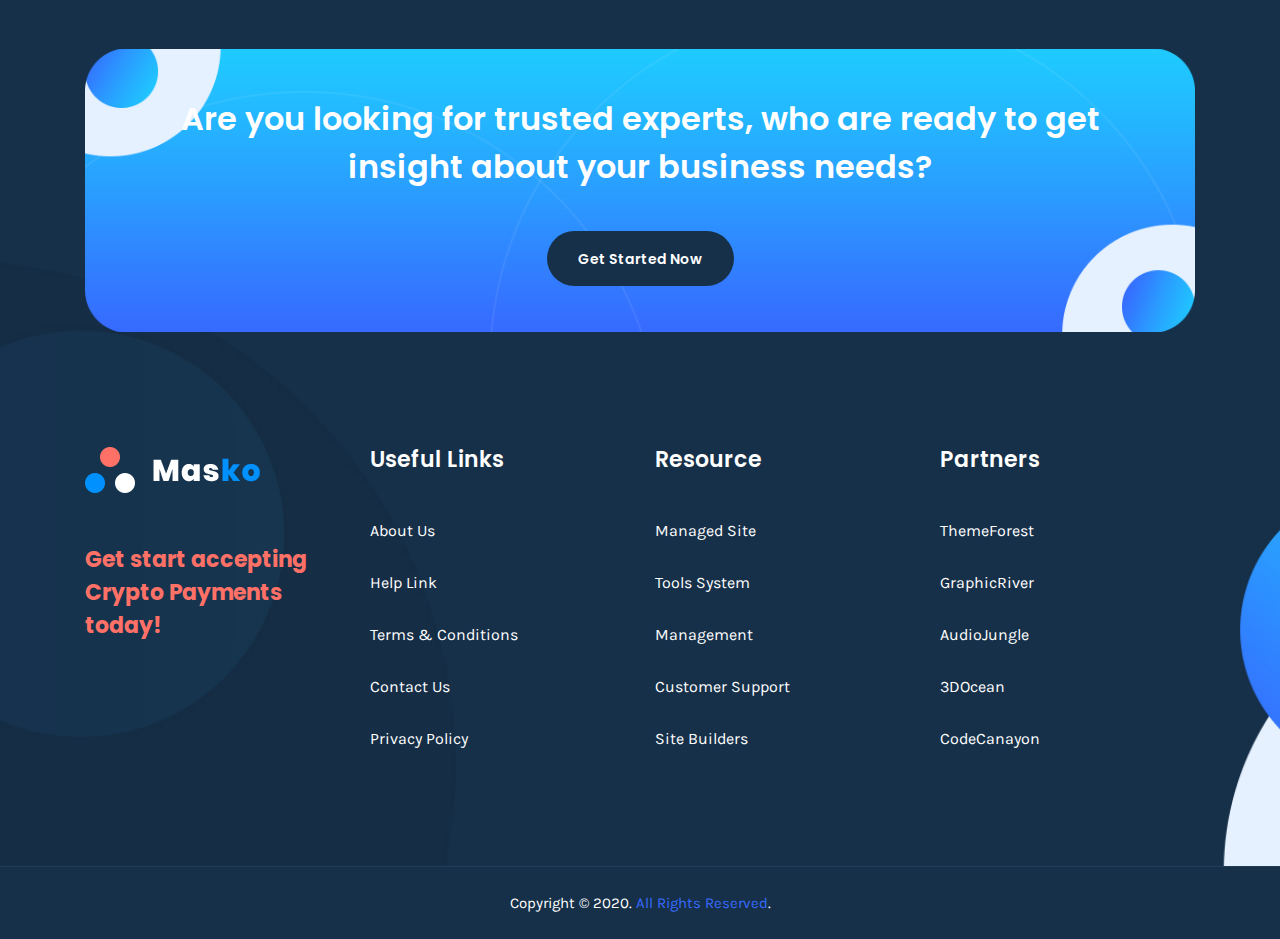
<file: blog.html>
<!doctype html>
<html class="no-js" lang="en">

<head>

    <!-- Required meta tags -->
    <meta charset="utf-8">
    <meta content="IE=edge" http-equiv="X-UA-Compatible">
    <meta content="width=device-width, initial-scale=1, shrink-to-fit=no" name="viewport">
    <meta content="html5 responsive bootstrap template" name="description">
    <meta content="HTML,CSS,XML,JavaScript,html5,css3, responsive, bootstrap,jquery," name="keywords">

    <title></title>

    <!-- Bootstrap CSS -->
    <link href="css/bootstrap.min.css" rel="stylesheet">
    <!-- Font Awesome -->
    <link href="css/font-awesome.min.css" rel="stylesheet">
    <!-- Owl Carousel -->
    <link href="css/owl.carousel.min.css" rel="stylesheet">
    <link href="css/owl.theme.default.min.css" rel="stylesheet">
    <!-- Swiper Slider -->
    <link href="vendors/swiper-master/css/swiper.min.css" rel="stylesheet">
    <!-- Slicknav -->
    <link href="css/slicknav.min.css" rel="stylesheet">
    <!-- magnific popup -->
    <link href="css/magnific-popup.css" rel="stylesheet">
    <!-- Site Style -->
    <link href="style.css" rel="stylesheet">
    <link href="css/responsive.css" rel="stylesheet">

    <!-- Modernizr Js -->
    <script src="vendors/modernizr-js/modernizr.js"></script>

    <!--[if lt IE 8]>
    <p class="browserupgrade">You are using an <strong>outdated</strong> browser. Please <a
            href="http://browsehappy.com/">upgrade your browser</a> to improve your experience.</p>
    <![endif]-->

</head>

<body>
    <!--[if lt IE 8]>
            <p class="browserupgrade">You are using an <strong>outdated</strong> browser. Please <a href="http://browsehappy.com/">upgrade your browser</a> to improve your experience.</p>
        <![endif]-->
    <!-- header area start -->
    <header class="header">
        <div class="container">
            <div class="row align-items-center">
                <div class="col-lg-2 col-md-3">
                    <a class="logo" href="index.html">
                        <img alt="logo here" class="img-fluid" src="images/logo.png">
                    </a>
                </div>
                <div class="col-lg-5 offset-lg-1 d-lg-block d-none">
                    <nav>
                        <ul id="menu" class="menu">
                            <li class="active"><a href="index.html">home</a></li>
                            <li><a href="#">pages</a></li>
                            <li><a href="blog.html">blog</a></li>
                            <li><a href="about.html">About</a></li>
                            <li><a href="contact-us.html">contact</a></li>
                        </ul>
                    </nav>
                </div>
                <div class="col-lg-2 offset-lg-2 col-7 text-right">
                    <a class="btn app-btn trial-btn" href="javascript:">Trial Version</a>
                </div>
            </div>
            <div class="responsive-menu d-lg-none d-block"></div>
        </div>
    </header><!-- /End Header -->

    <!-- header area end -->
    <!-- breadcrumb area start -->
    <div class="breadcrumb-area">
        <div class="container">
            <div class="breadcrumb-content">
                <h2>Blog</h2>
                <ul>
                    <li><a href="index.html">Home ></a></li>
                    <li>Blog</li>
                </ul>
            </div>
        </div>
    </div>
    <!-- breadcrumb area end -->
    <!-- blog-page area start -->
    <div class="blog-area bg-gray pt--120">
        <div class="container">
            <div class="row">
                <div class="col-lg-8">
                    <div class="single-blog">
                        <div class="thumb">
                            <img src="images/blog/blog-img1.jpg" alt="blog-img">
                            <div class="blog-date">
                                <h5>25</h5>
                                <span>January</span>
                            </div>
                        </div>
                        <div class="content">
                            <h2><a href="blog-details.html">5 tips for offshore software development</a></h2>
                            <p>Lorem ipsum dolor sit amet, consectetur adipiscing elit do eiusmod tempor incididunt ut labore et dolore magna aliqua. Ut enim ad minim veniam, quis nostrud exercitation ullamco laboris.</p>
                            <a href="blog-details.html" class="read-more">Read more <img src="images/icon/arrow-pointing-to-right-gray.png" alt="arrow-pointing-to-right-gray"></a>
                        </div>
                    </div>
                    <div class="single-blog">
                        <div class="thumb">
                            <img src="images/blog/blog-img2.jpg" alt="blog-img">
                            <div class="blog-date">
                                <h5>25</h5>
                                <span>January</span>
                            </div>
                        </div>
                        <div class="content">
                            <h2><a href="blog-details.html">Protective preventative maintenance</a></h2>
                            <p>Lorem ipsum dolor sit amet, consectetur adipiscing elit do eiusmod tempor incididunt ut labore et dolore magna aliqua. Ut enim ad minim veniam, quis nostrud exercitation ullamco laboris.</p>
                            <a href="blog-details.html" class="read-more">Read more <img src="images/icon/arrow-pointing-to-right-gray.png" alt="arrow-pointing-to-right-gray"></a>
                        </div>
                    </div>
                    <div class="single-blog">
                        <div class="thumb">
                            <img src="images/blog/blog-img3.jpg" alt="blog-img">
                            <div class="blog-date">
                                <h5>25</h5>
                                <span>January</span>
                            </div>
                        </div>
                        <div class="content">
                            <h2><a href="blog-details.html">Life advice looking through a window</a></h2>
                            <p>Lorem ipsum dolor sit amet, consectetur adipiscing elit do eiusmod tempor incididunt ut labore et dolore magna aliqua. Ut enim ad minim veniam, quis nostrud exercitation ullamco laboris.</p>
                            <a href="blog-details.html" class="read-more">Read more <img src="images/icon/arrow-pointing-to-right-gray.png" alt="arrow-pointing-to-right-gray"></a>
                        </div>
                    </div>
                    <div class="single-blog">
                        <div class="thumb">
                            <img src="images/blog/blog-img4.jpg" alt="blog-img">
                            <div class="blog-date">
                                <h5>25</h5>
                                <span>January</span>
                            </div>
                        </div>
                        <div class="content">
                            <h2><a href="blog-details.html">Compare prices find the best computer accessory</a></h2>
                            <p>Lorem ipsum dolor sit amet, consectetur adipiscing elit do eiusmod tempor incididunt ut labore et dolore magna aliqua. Ut enim ad minim veniam, quis nostrud exercitation ullamco laboris.</p>
                            <a href="blog-details.html" class="read-more">Read more <img src="images/icon/arrow-pointing-to-right-gray.png" alt="arrow-pointing-to-right-gray"></a>
                        </div>
                    </div>
                    <ul class="pagination-wrapper">
                        <li><a href="#">1</a></li>
                        <li><a href="#">2</a></li>
                        <li><a href="#">3</a></li>
                        <li><a href="#"><img src="images/icon/arrow-pointing-to-right-gray.png" alt="arrow-pointing-to-right-gray"></a></li>
                    </ul>
                </div>
                <div class="col-xl-3 offset-xl-1 col-lg-4">
                    <div class="slidebar-area">
                        <!-- widget search -->
                        <div class="widget widget-search">
                            <form action="#">
                                <input type="text" placeholder="Search here">
                                <button type="submit"><i class="fa fa-search"></i></button>
                            </form>
                        </div>
                        <!-- widget category -->
                        <div class="widget widget-category">
                            <div class="widget-body">
                                <h4 class="widget-title">Post Category</h4>
                                <ul class="list">
                                    <li><a href="#">Web Development <span>25</span></a></li>
                                    <li><a href="#">UI/UX Design <span>18</span></a></li>
                                    <li><a href="#">Digital Marketing <span>35</span></a></li>
                                    <li><a href="#">Facebook Marketing <span>16</span></a></li>
                                    <li><a href="#">Brand Identity <span>26</span></a></li>
                                </ul>
                            </div>
                        </div>
                        <!-- widget recent-post -->
                        <div class="widget widget-recent-post">
                            <div class="widget-body">
                                <h4 class="widget-title">Recent Post</h4>
                                <div class="recent-post">
                                    <div class="rc-single">
                                        <div class="thumb">
                                            <img src="images/recent-post/img1.jpg" alt="rcpost">
                                        </div>
                                        <div class="content">
                                            <h4><a href="#">Web Development</a></h4>
                                            <span>03.08.2019</span>
                                        </div>
                                    </div>
                                    <div class="rc-single">
                                        <div class="thumb">
                                            <img src="images/recent-post/img1.jpg" alt="rcpost">
                                        </div>
                                        <div class="content">
                                            <h4><a href="#">User Interface Design</a></h4>
                                            <span>03.08.2019</span>
                                        </div>
                                    </div>
                                    <div class="rc-single">
                                        <div class="thumb">
                                            <img src="images/recent-post/img2.jpg" alt="rcpost">
                                        </div>
                                        <div class="content">
                                            <h4><a href="#">Android Apps Development</a></h4>
                                            <span>03.08.2019</span>
                                        </div>
                                    </div>
                                    <div class="rc-single">
                                        <div class="thumb">
                                            <img src="images/recent-post/img3.jpg" alt="rcpost">
                                        </div>
                                        <div class="content">
                                            <h4><a href="#">Digital Marketing</a></h4>
                                            <span>03.08.2019</span>
                                        </div>
                                    </div>
                                </div>
                            </div>
                        </div>
                        <!-- widget tags -->
                        <div class="widget widget-tags">
                            <div class="widget-body">
                                <h4 class="widget-title">Popular Tags</h4>
                                <ul class="tags">
                                    <li><a href="#">Development</a></li>
                                    <li><a href="#">Design</a></li>
                                    <li><a href="#">Design</a></li>
                                    <li><a href="#">Development</a></li>
                                    <li><a href="#">Design</a></li>
                                    <li><a href="#">Development</a></li>
                                    <li><a href="#">Development</a></li>
                                    <li><a href="#">Design</a></li>
                                </ul>
                            </div>
                        </div>
                    </div>
                </div>
            </div>
        </div>
    </div>
    <!-- blog-page area end -->
<!-- (00) Start Footer section
============================================== -->

<footer class="footer">
    <div class="container">
        <div class="row">
            <div class="col-lg-12">
                <div class="footer-note">
                    <p>Are you looking for trusted experts, who are ready to get insight about your business needs?</p>
                    <a href="javascript:;" class="btn app-btn app-btn-primary">Get Started Now</a>
                </div>
            </div>
        </div>
        <div class="top-footer">
            <div class="row">
                <div class="col-lg-3 col-md-6 mb-lg-0 mb-4">
                    <div class="ftr-about">
                        <a href="index.html" class="logo">
                            <img src="images/logo-2.png" class="img-fluid" alt="">
                        </a>
                        <p>Get start accepting Crypto Payments today!</p>
                    </div>
                </div>
                <div class="col-lg-3 col-md-6 mb-lg-0 mb-4">
                    <h5>Useful Links</h5>
                    <ul>
                        <li><a href="javascript:;">About Us</a></li>
                        <li><a href="javascript:;">Help Link</a></li>
                        <li><a href="javascript:;">Terms & Conditions</a></li>
                        <li><a href="javascript:;">Contact Us</a></li>
                        <li><a href="javascript:;">Privacy Policy</a></li>
                    </ul>
                </div>
                <div class="col-lg-3 col-md-6 mb-md-0 mb-4">
                    <h5>Resource</h5>
                    <ul>
                        <li><a href="javascript:;">Managed site</a></li>
                        <li><a href="javascript:;">Tools System</a></li>
                        <li><a href="javascript:;">Management</a></li>
                        <li><a href="javascript:;">Customer Support</a></li>
                        <li><a href="javascript:;">Site Builders</a></li>
                    </ul>
                </div>
                <div class="col-lg-3 col-md-6">
                    <h5>Partners</h5>
                    <ul>
                        <li><a href="javascript:;">ThemeForest</a></li>
                        <li><a href="javascript:;">GraphicRiver</a></li>
                        <li><a href="javascript:;">AudioJungle</a></li>
                        <li><a href="javascript:;">3DOcean</a></li>
                        <li><a href="javascript:;">CodeCanayon</a></li>
                    </ul>
                </div>
            </div>
        </div>
    </div>
    <div class="bottom-footer">
        <div class="container">
            <div class="row">
                <div class="col-lg-12">
                    <p>Copyright © 2020. <span>All Rights Reserved</span>.</p>
                </div>
            </div>
        </div>
    </div>
</footer>

<!-- (00) End Footer section
============================================== -->


<!-- Jquery plugins
============================================== -->

<script src="js/jquery.min.js"></script>
<!-- Bootstrap -->
<script src="js/bootstrap.min.js"></script>
<!-- Owl Carousel -->
<script src="js/owl.carousel.min.js"></script>
<!-- Counterup -->
<script src="js/waypoints.min.js"></script>
<script src="js/counterup.min.js"></script>
<!-- Slicknav -->
<script src="js/jquery.slicknav.min.js"></script>
<!-- magnific popup -->
<script src="js/magnific-popup.min.js"></script>
<!-- Swiper Slider -->
<script src="vendors/swiper-master/js/swiper.min.js"></script>
<!-- main js -->
<script src="js/scripts.js"></script>

</body>

</html>
</file>
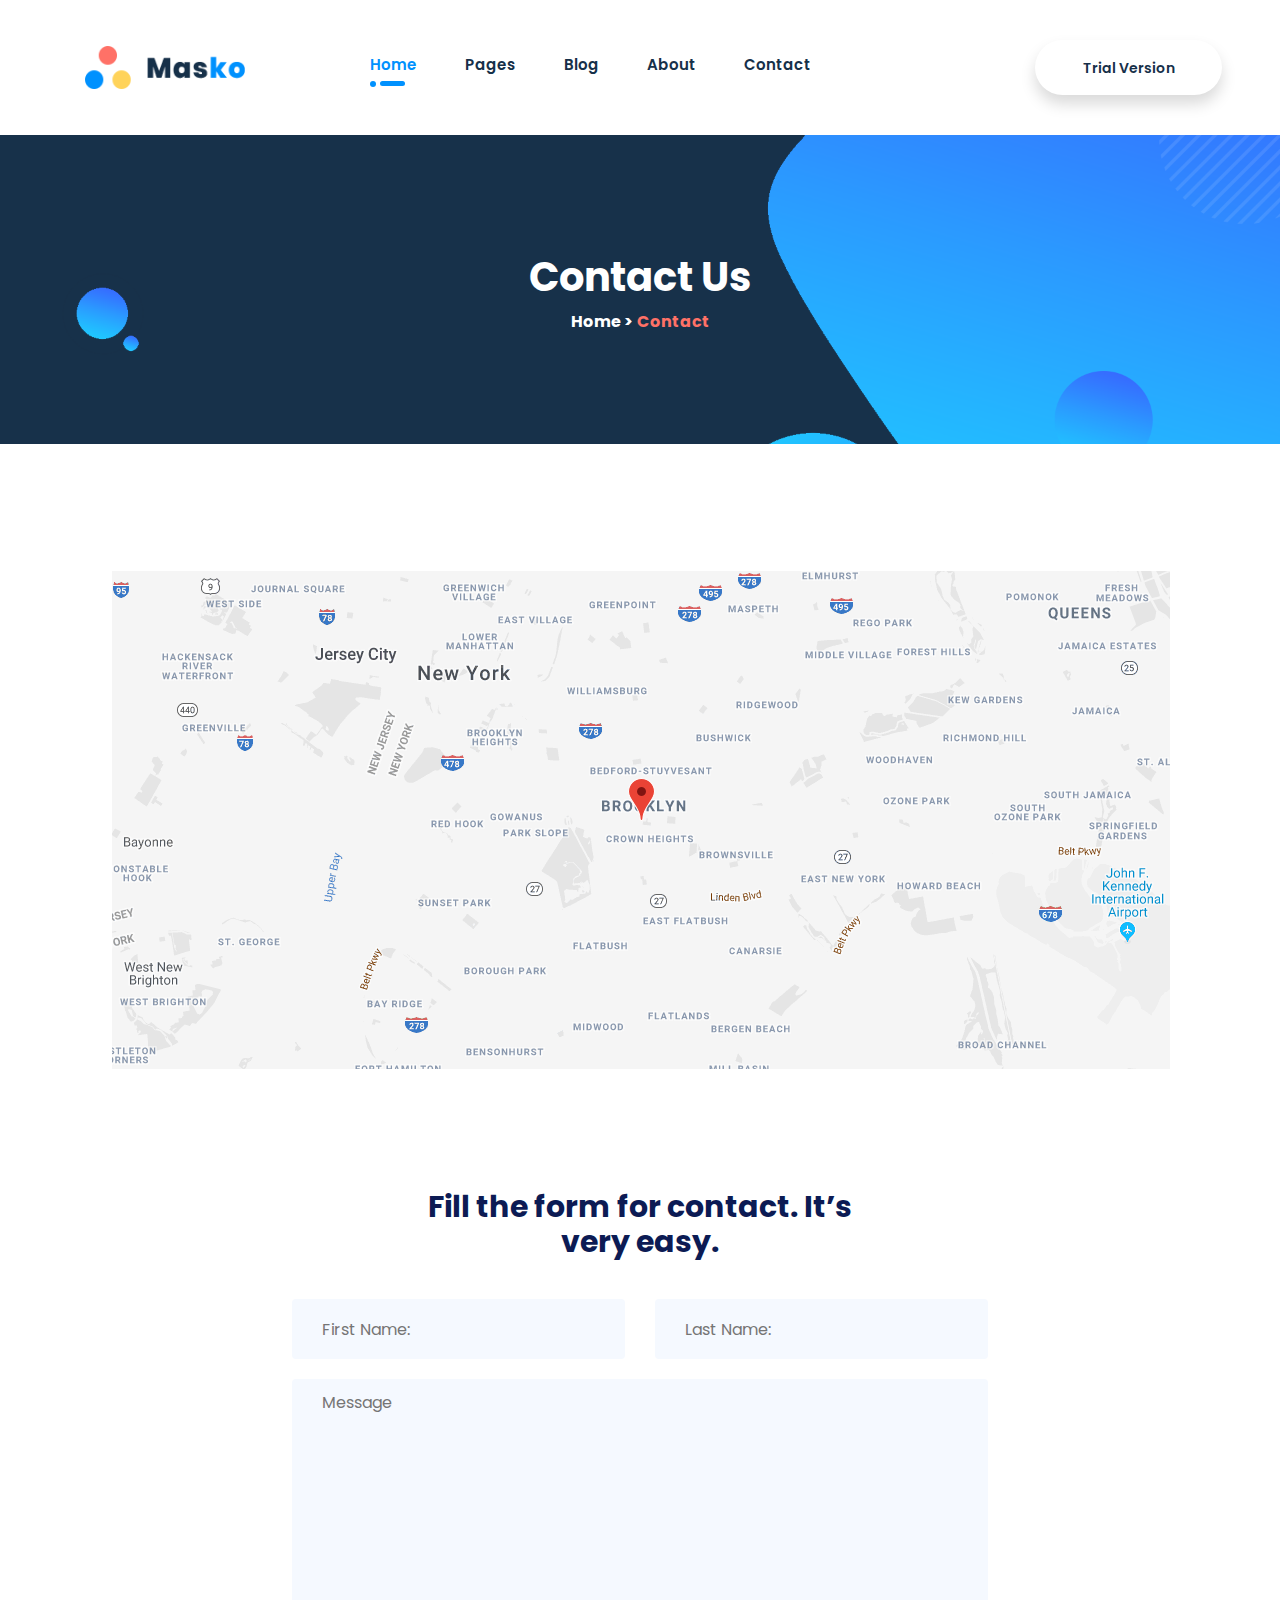
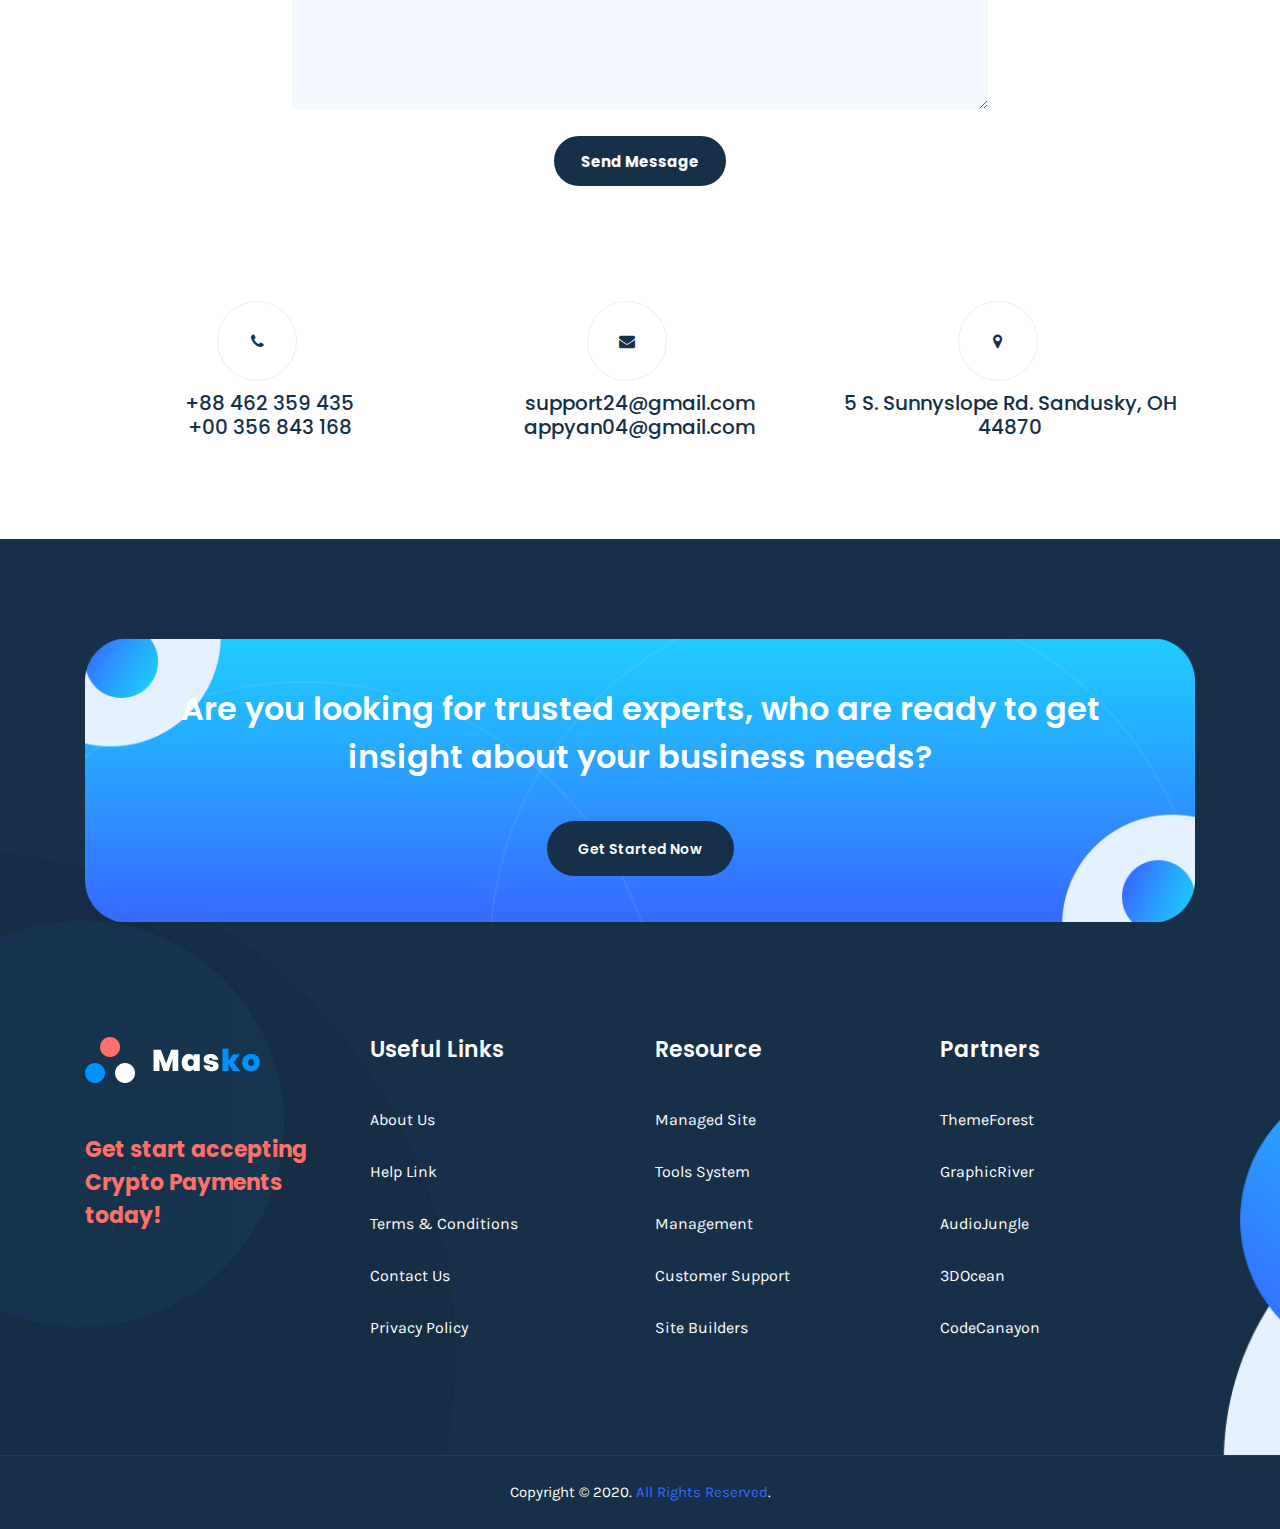
<file: contact-us.html>
<!doctype html>
<html class="no-js" lang="en">

<head>

    <!-- Required meta tags -->
    <meta charset="utf-8">
    <meta content="IE=edge" http-equiv="X-UA-Compatible">
    <meta content="width=device-width, initial-scale=1, shrink-to-fit=no" name="viewport">
    <meta content="html5 responsive bootstrap template" name="description">
    <meta content="HTML,CSS,XML,JavaScript,html5,css3, responsive, bootstrap,jquery," name="keywords">

    <title></title>

    <!-- Bootstrap CSS -->
    <link href="css/bootstrap.min.css" rel="stylesheet">
    <!-- Font Awesome -->
    <link href="css/font-awesome.min.css" rel="stylesheet">
    <!-- Owl Carousel -->
    <link href="css/owl.carousel.min.css" rel="stylesheet">
    <link href="css/owl.theme.default.min.css" rel="stylesheet">
    <!-- Swiper Slider -->
    <link href="vendors/swiper-master/css/swiper.min.css" rel="stylesheet">
    <!-- Slicknav -->
    <link href="css/slicknav.min.css" rel="stylesheet">
    <!-- magnific popup -->
    <link href="css/magnific-popup.css" rel="stylesheet">
    <!-- Site Style -->
    <link href="style.css" rel="stylesheet">
    <link href="css/responsive.css" rel="stylesheet">

    <!-- Modernizr Js -->
    <script src="vendors/modernizr-js/modernizr.js"></script>

    <!--[if lt IE 8]>
    <p class="browserupgrade">You are using an <strong>outdated</strong> browser. Please <a
            href="http://browsehappy.com/">upgrade your browser</a> to improve your experience.</p>
    <![endif]-->

</head>

<body>
    <!--[if lt IE 8]>
            <p class="browserupgrade">You are using an <strong>outdated</strong> browser. Please <a href="http://browsehappy.com/">upgrade your browser</a> to improve your experience.</p>
        <![endif]-->
    <!-- header area start -->
    <header class="header">
        <div class="container">
            <div class="row align-items-center">
                <div class="col-lg-2 col-md-3">
                    <a class="logo" href="index.html">
                        <img alt="logo here" class="img-fluid" src="images/logo.png">
                    </a>
                </div>
                <div class="col-lg-5 offset-lg-1 d-lg-block d-none">
                    <nav>
                        <ul id="menu" class="menu">
                            <li class="active"><a href="index.html">home</a></li>
                            <li><a href="#">pages</a></li>
                            <li><a href="blog.html">blog</a></li>
                            <li><a href="about.html">About</a></li>
                            <li><a href="contact-us.html">contact</a></li>
                        </ul>
                    </nav>
                </div>
                <div class="col-lg-2 offset-lg-2 col-7 text-right">
                    <a class="btn app-btn trial-btn" href="javascript:">Trial Version</a>
                </div>
            </div>
            <div class="responsive-menu d-lg-none d-block"></div>
        </div>
    </header><!-- /End Header -->

    <!-- header area end -->
    <!-- breadcrumb area start -->
    <div class="breadcrumb-area">
        <div class="container">
            <div class="breadcrumb-content">
                <h2>Contact Us</h2>
                <ul>
                    <li><a href="index.html">Home ></a></li>
                    <li>Contact</li>
                </ul>
            </div>
        </div>
    </div>
    <!-- breadcrumb area end -->
    <!-- contactus area start -->
    <div class="contactus-area bg-gray pt--120">
        <div class="container">
            <div class="contactus-inner">
                <div id="google_map"></div>
                <div class="row">
                    <div class="col-lg-8 offset-lg-2">
                        <div class="comment-form">
                            <div class="row">
                                <div class="col-lg-8 offset-lg-2">
                                    <h2 class="cnt-title">Fill the form for contact. It’s very easy.</h2>
                                </div>
                            </div>
                            <form action="#">
                                <div class="row">
                                    <div class="col-md-6">
                                        <input type="text" placeholder="First Name:">
                                    </div>
                                    <div class="col-md-6">
                                        <input type="text" placeholder="Last Name:">
                                    </div>
                                    <div class="col-12">
                                        <textarea name="msg" id="msg" placeholder="Message"></textarea>
                                    </div>
                                </div>
                                <button type="submit" class="cbtn">Send Message</button>
                            </form>
                        </div>
                    </div>
                </div>
            </div>
            <!-- contact info area start -->
            <div class="contact-info">
                <ul>
                    <li>
                        <div class="icon">
                            <i class="fa fa-phone"></i>
                        </div>
                        <div class="content">
                            <h4>+88 462 359 435</h4>
                            <h4>+00 356 843 168</h4>
                        </div>
                    </li>
                    <li>
                        <div class="icon">
                            <i class="fa fa-envelope"></i>
                        </div>
                        <div class="content">
                            <h4>support24@gmail.com</h4>
                            <h4>appyan04@gmail.com</h4>
                        </div>
                    </li>
                    <li>
                        <div class="icon">
                            <i class="fa fa-map-marker"></i>
                        </div>
                        <div class="content">
                            <h4>5 S. Sunnyslope Rd. Sandusky, OH 44870</h4>
                        </div>
                    </li>
                </ul>
            </div>
            <!-- contact info area end -->
        </div>
    </div>
    <!-- contactus area end -->
<!-- (00) Start Footer section
============================================== -->

<footer class="footer">
    <div class="container">
        <div class="row">
            <div class="col-lg-12">
                <div class="footer-note">
                    <p>Are you looking for trusted experts, who are ready to get insight about your business needs?</p>
                    <a href="javascript:;" class="btn app-btn app-btn-primary">Get Started Now</a>
                </div>
            </div>
        </div>
        <div class="top-footer">
            <div class="row">
                <div class="col-lg-3 col-md-6 mb-lg-0 mb-4">
                    <div class="ftr-about">
                        <a href="index.html" class="logo">
                            <img src="images/logo-2.png" class="img-fluid" alt="">
                        </a>
                        <p>Get start accepting Crypto Payments today!</p>
                    </div>
                </div>
                <div class="col-lg-3 col-md-6 mb-lg-0 mb-4">
                    <h5>Useful Links</h5>
                    <ul>
                        <li><a href="javascript:;">About Us</a></li>
                        <li><a href="javascript:;">Help Link</a></li>
                        <li><a href="javascript:;">Terms & Conditions</a></li>
                        <li><a href="javascript:;">Contact Us</a></li>
                        <li><a href="javascript:;">Privacy Policy</a></li>
                    </ul>
                </div>
                <div class="col-lg-3 col-md-6 mb-md-0 mb-4">
                    <h5>Resource</h5>
                    <ul>
                        <li><a href="javascript:;">Managed site</a></li>
                        <li><a href="javascript:;">Tools System</a></li>
                        <li><a href="javascript:;">Management</a></li>
                        <li><a href="javascript:;">Customer Support</a></li>
                        <li><a href="javascript:;">Site Builders</a></li>
                    </ul>
                </div>
                <div class="col-lg-3 col-md-6">
                    <h5>Partners</h5>
                    <ul>
                        <li><a href="javascript:;">ThemeForest</a></li>
                        <li><a href="javascript:;">GraphicRiver</a></li>
                        <li><a href="javascript:;">AudioJungle</a></li>
                        <li><a href="javascript:;">3DOcean</a></li>
                        <li><a href="javascript:;">CodeCanayon</a></li>
                    </ul>
                </div>
            </div>
        </div>
    </div>
    <div class="bottom-footer">
        <div class="container">
            <div class="row">
                <div class="col-lg-12">
                    <p>Copyright © 2020. <span>All Rights Reserved</span>.</p>
                </div>
            </div>
        </div>
    </div>
</footer>

<!-- (00) End Footer section
============================================== -->


<!-- Jquery plugins
============================================== -->

<script src="js/jquery.min.js"></script>
<!-- Bootstrap -->
<script src="js/bootstrap.min.js"></script>
<!-- Owl Carousel -->
<script src="js/owl.carousel.min.js"></script>
<!-- Counterup -->
<script src="js/waypoints.min.js"></script>
<script src="js/counterup.min.js"></script>
<!-- Slicknav -->
<script src="js/jquery.slicknav.min.js"></script>
<!-- magnific popup -->
<script src="js/magnific-popup.min.js"></script>
<!-- Swiper Slider -->
<script src="vendors/swiper-master/js/swiper.min.js"></script>
<!-- main js -->
<script src="js/scripts.js"></script>

</body>

</html>
</file>
<file: style.css>
/*-----------------------------------------------------------
-------------------------------------------------------------

Theme Name:
Theme URI:
Author:
Author URI:
Description:
Version: 1.0
License: GNU General Public License v2 or later
License URI: http://www.gnu.org/licenses/gpl-2.0.html
Text Domain:
Tags:

-------------------------------------------------------------
*-----------------------------------------------------------*

CSS INDEX
-------------------------------------------------------------
-------------------------------------------------------------

01) Common Style Css

-------------------------------------------------------------
-----------------------------------------------------------*/

/*  (01). Start Common Style Css
-------------------------------------------------------------*/

@import url('https://fonts.googleapis.com/css2?family=Karla:wght@400;700&family=Poppins:wght@300;400;500;600;700;800;900&display=swap');

*,
ul,
ol {
    margin: 0;
    padding: 0;
}

body {
    font-size: 16px;
    margin: 0;
    padding: 0;
    line-height: 1.5;
    font-weight: 400;
    color: #0B384E;
    font-family: 'Poppins', sans-serif;
}

a,
a:hover,
a:focus,
a:active {
    text-decoration: none !important;
}

input:focus,
a:hover,
a:focus,
a:active,
button:focus,
select:focus {
    outline: none !important;
    box-shadow: none !important;
}

.form-control:focus,
.form-control:active {
    box-shadow: none !important;
}

h1,
h2,
h3,
h4,
h5,
h6,
p {
    margin: 0;
}

h1 {
    font-size: 80px;
}

h2 {
    font-size: 52px;
}

h3 {
    font-size: 46px;
}

h1,
h2,
h3 {
    font-weight: 600;
}

.btn,
.btn:hover,
.btn:focus,
.btn:active {
    box-shadow: none !important;
    outline: none !important;
    border-radius: 0;
}

.btn.app-btn {
    height: 55px;
    line-height: 55px;
    text-align: center;
    padding: 0;
    min-width: 187px;
    border-radius: 50px;
    font-size: 14px;
    color: #FFFFFF;
    font-weight: 600;
    text-transform: capitalize;
}

.app-btn-default {
    background: linear-gradient(to right, #3571ff, #21c0ff);
}

.app-btn-default:hover {
    background: linear-gradient(to right, #21c0ff, #3571ff);
}

.app-btn-primary {
    background: #163049;
}

.section-title {
    color: #163049;
    margin-bottom: 50px;
}

.section-title span {
    color: #0091fe;
}


/*  (01). End Common Style Css
-------------------------------------------------------------*/


/*  (02). Start Hero area
-------------------------------------------------------------*/
.hero-area {
    background: url("images/hero-bg.jpg") no-repeat center center / cover;
}


/* Header area */
.header {
    padding: 40px 0;
}

.header nav ul {
    display: flex;
    list-style: none;
}

.header nav ul li:not(:last-child) {
    margin-right: 48px;
}

.header nav ul li a {
    color: #163049;
    text-transform: capitalize;
    font-size: 15px;
    font-weight: 600;
    display: block;
}

.header nav ul li:hover a{
    color: #0091fe;
}
.header nav ul li.active a {
    color: #0091fe;
    position: relative;
    padding-bottom: 5px;
}
.header nav ul li.active a::before{
    position: absolute;
    content: '';
    width: 6px;
    height: 6px;
    background: #0091fe;
    border-radius: 5px;
    top: 100%;
    left: 0;
}
.header nav ul li.active a::after{
    position: absolute;
    content: '';
    width: 25px;
    height: 5px;
    background: #0091fe;
    border-radius: 10px;
    top: 100%;
    left: 10px;
}

.btn.trial-btn {
    background: #FFFFFF;
    color: #163049;
    box-shadow: 0 9px 15px rgba(0, 0, 0, 0.15) !important;
}

/* Start Hero content */
.hero-content {
    padding: 120px 0;
    position: relative;
}

.hero-content::after {
    position: absolute;
    content: url(images/hero-right.png);
    top: 50%;
    right: 14%;
    transform: translateY(-50%);
}

.hero-content p {
    font-size: 24px;
    font-family: 'Karla', sans-serif;
    margin: 40px 0;
    color: #676767;
}


/*  (02). End Hero area
-------------------------------------------------------------*/


/*  (03). Start Crypto payment
-------------------------------------------------------------*/
.crypto-payment {
    padding: 150px 0;
    position: relative;
    overflow: hidden;
}

.crypto-payment::before,
.crypto-payment::after {
    position: absolute;

}

.crypto-payment::before {
    content: url(images/crypto-payment/shape-round.png);
    top: 10%;
    right: 11%;
}

.crypto-payment::after {
    content: url(images/crypto-payment/shape-bottom.png);
    bottom: -38%;
    right: 0;
}

.crypto-payment-right {
    padding-left: 50px;
}

.crypto-payment-right .app-card {
    border-radius: 15px;
    box-shadow: 0 0 24px rgba(0, 0, 0, 0.10);
    text-align: center;
    padding: 35px 20px;
}

.crypto-payment-right .app-card .icon {
    height: 95px;
    width: 95px;
    line-height: 95px;
    border-radius: 50px;
    background: linear-gradient(to right, #3571ff, #21c0ff);
    text-align: center;
    display: table;
    margin: auto;
}

.crypto-payment-right .app-card h5 {
    font-size: 22px;
    font-weight: 600;
    text-transform: capitalize;
    color: #163049;
    margin: 30px 0;
}

.crypto-payment-right .app-card P {
    color: #6b6b6b;
    font-size: 16px;
    line-height: 30px;
    margin-bottom: 35px;
}

.btn-more {
    font-weight: 600;
    text-transform: capitalize;
    font-size: 14px;
}

.btn-more,
.btn-more:hover {
    color: #0091fe;
}

.btn-more img {
    margin-right: 15px;
}

/*  (03). End Crypto payment
-------------------------------------------------------------*/


/*  (04). Start Benifits
-------------------------------------------------------------*/

.benifits{
    background: url("images/app-benifits/bg.jpg") no-repeat center center / cover;
    padding: 150px 0;
}
.benifits .section-title{
    color: #FFFFFF;
}
.benifit-card-row{
    display: flex;
}
.benifit-card{
    padding: 30px;
    border: 1px solid #284058;
    background: #1c3751;
    border-radius: 15px;
    width: 33.33%;
    display: flex;
    cursor: pointer;
    position: relative;
}
.benifit-card .icon{
    height: 45px;
    width: 45px;
    line-height: 45px;
    text-align: center;
    border-radius: 5px;
    background: #0091fe;
    margin-right: 30px;
}
.benifit-card h6{
    font-size: 18px;
    font-weight: 600;
    color: #FFFFFF;
    margin-bottom: 15px;
}
.benifit-card p{
    font-size: 15px;
    color: #d6d6d6;
    margin-bottom: 25px;
}
.benifit-card:nth-child(2) {
    transform: translateY(40px);
    z-index: 999;
}
.benifit-card:first-child{
    right: -50px;
}
.benifit-card:last-child{
    z-index: 999;
    left: -50px;
}
.benifit-card:hover,
.benifit-card:nth-child(2n){
    border-color: #0091fe;
}
.benifit-card:hover .icon,
.benifit-card:nth-child(2n) .icon{
    background: #ffd35a;
}
.benifit-card span{
    border: 1px solid #314c67;
    color: #ffd35a;
    border-radius: 50px;
    padding: 5px 15px;
    font-size: 16px;
    font-weight: 600;
}
.tabs-content .nav{
    margin-bottom: 80px;
}
.tabs-content .nav-pills .nav-link {
    border-radius: 50px;
    padding: 8px 15px;
    background: #fff;
    font-size: 14px;
    font-weight: 600;
    color: #163049;
    margin-left: -30px;
}
.tabs-content .nav-pills .nav-link.active{
    background: #0091fe;
    color: #FFFFFF;
}
.tabs-content .nav-pills:first-child .nav-link{
    padding-right: 35px;
}

/*  (04). End Benifits
-------------------------------------------------------------*/


/*  (05). Start Counter
-------------------------------------------------------------*/
.counter-area{
    padding-bottom: 100px;
}
.counter-inner {
    background: url(images/counter-bg.png) no-repeat center center / cover;
    display: flex;
    padding: 64px;
    justify-content: space-between;
    align-items: center;
    border-radius: 25px;
}
.single-counter {
    width: 170px;
    background: url(images/single-counter-bg.png) no-repeat center center / cover;
    height: 170px;
    display: flex;
    flex-direction: column;
    justify-content: center;
}
.single-counter .counter{
    font-size: 48px;
    font-weight: 600;
    color: #FFFFFF;
}
.single-counter p{
    color: #ffd35a;
    font-size: 15px;
    font-family: 'Karla', sans-serif;
}

/*  (05). End Counter
-------------------------------------------------------------*/


/*  (06). Start How It work
-------------------------------------------------------------*/
.how-it-work-section{
    position: relative;
    padding-bottom: 150px;
}
.how-it-work-section::before {
    position: absolute;
    content: 'HOW IT WORK';
    font-size: 265px;
    font-weight: 900;
    color: #f7faff;
    top: -4%;
    left: 0;
    line-height: 1;
}
.single-work-card {
    background: #fff;
    box-shadow: 0 0 20px rgba(0,0,0,0.1);
    border-radius: 10px;
    padding: 30px;
    min-height: 250px;
    display: flex;
    flex-direction: column;
    justify-content: center;
    position: relative;
    overflow: hidden;
}
.single-work-card::after {
    position: absolute;
    content: url(images/how-it-work/how-it-work-single-shape.png);
    right: -55px;
    top: -65px;
}
.single-work-card h5 {
    font-size: 23px;
    font-weight: 600;
    color: #163049;
    padding-right: 40px;
    line-height: 1.5;
    margin-bottom: 38px;
}
.single-work-card p{
    font-family: 'Karla', sans-serif;
    font-size: 16px;
    color: #6b6b6b;
    margin-bottom: 26px;
}
.single-work-card span.number {
    height: 55px;
    width: 55px;
    line-height: 55px;
    text-align: center;
    border-radius: 12px;
    background:linear-gradient(to right, #3571ff, #21c0ff);
    color: #fff;
    font-weight: 700;
    font-size: 22px;
}

/*  (06). End How It work
-------------------------------------------------------------*/



/*  (07). Start Testimonial
-------------------------------------------------------------*/
.testimonial{
    background: url("images/testimonial/testimonial-bg.jpg") no-repeat center center / cover;
    padding-top: 150px;
    padding-bottom: 100px;
}
.testimonial-card{
    display: flex;
    color: #FFFFFF;
}
.testimonial-card .img{
    width: 350px;
    height: 350px;
    border-radius: 50%;
    position: relative;
}
.testimonial-card .img::after {
    content: '';
    height: 30px;
    width: 30px;
    border-radius: 50px;
    background: linear-gradient(to right, #3571ff, #21c0ff);
    position: absolute;
    top: 80px;
    right: 0;
}
.testimonial-card:last-child .img::after{
    left: 0;
}
.testimonial-card .img img{
    border-radius: 50%;
}
.testimonial-card .content p{
    font-size: 26px;
    font-weight: 700;
    font-family: 'Karla', sans-serif;
    line-height: 1.5;
}
.testimonial-card .content h5{
    font-size: 26px;
    font-weight: 600;
    color: #ffd35a;
    margin-top: 40px;
    margin-bottom: 20px;
}
.testimonial-card .content span{
    color: #ff7167;
    font-weight: 600;
    font-size: 15px;
}
.testimonial-card:first-child .content{
    margin-left: 50px;
}
.testimonial-card:last-child .content{
    margin-right: 50px;
}

.testimonial .owl-theme .owl-dots .owl-dot span {
    width: 15px;
    height: 15px;
    background: #0091fe;
}
.testimonial .owl-theme .owl-dots .owl-dot.active span, .testimonial .owl-theme .owl-dots .owl-dot:hover span {
    background: #ffd35a;
}
.testimonial .owl-theme .owl-dots, .testimonial .owl-theme .owl-nav {
    text-align: left;
}

/*  (07). End Testimonial
-------------------------------------------------------------*/




/*  (08). Start About-1
-------------------------------------------------------------*/
.about-1{
    padding: 150px;
    position: relative;
    overflow: hidden;
}
.about-1::before {
    position: absolute;
    content: url(images/about/bg.png);
    top: -18%;
    left: 0;
}
.about-1 .about-1-right{
    padding-left: 45px;
}
.about-1 .about-1-right p{
    font-size: 16px;
    color: #6b6b6b;
    margin-bottom: 40px;
    font-family: 'Karla', sans-serif;
}
.about-1 .about-1-right .btn-group-area a.app-btn-1{
    margin-right: 30px;
}

/*  (08). End About-1
-------------------------------------------------------------*/




/*  (09). Start Pricing
-------------------------------------------------------------*/
.pricing{
    background: url("images/pricing/bg.jpg") no-repeat center center / cover;
    padding: 150px 0;
}
.pricing .section-title{
    color: #ffffff;
}
.pricing .tabs-content .nav-pills .nav-link {
    padding: 8px 30px;
    background: #163049;
    color: #ffffff;
    border: 2px solid #e1effd;
}
.pricing .tabs-content .nav-pills .nav-link.active {
    background: linear-gradient(to right, #3571ff, #21c0ff);
    color: #FFFFFF;
    border-color: transparent;
}
.pricing .tabs-content .nav-pills:first-child .nav-link,
.pricing .tabs-content .nav-pills:first-child .nav-link.active{
    padding-right: 40px;
}
.single-price-card{
    background: #fff;
    box-shadow: 0 0 10px rgba(0,0,0,.10);
    border-radius: 15px;
    padding: 50px 30px;
    position: relative;
    overflow: hidden;
}
.single-price-card::after {
    position: absolute;
    content: url(images/pricing/price-shape.png);
    bottom: -8%;
    right: -10%;
}
.single-price-card span.price-package-name {
    font-size: 20px;
    font-weight: 600;
    color: #163049;
    margin-bottom: 30px;
    display: block;
}
.single-price-card h2{
    font-size: 48px;
    font-weight: 600;
    color: #0091fe;
    margin-bottom: 45px;
}
.single-price-card ul{
    margin-bottom: 45px;
    list-style: none;
}
.single-price-card ul li{
    font-size: 15px;
    color: #6b6b6b;
    font-family: 'Karla', sans-serif;
    font-weight: 400;
    position: relative;
    padding-left: 30px;
}
.single-price-card ul li:not(:last-child){
    margin-bottom: 20px;
}
.single-price-card ul li::after{
    position: absolute;
    content: '+';
    color: #ff7167;
    top: 50%;
    transform: translateY(-50%);
    left: 0;
}
.single-price-card p{
    font-size: 15px;
    color: #6b6b6b;
    line-height: 30px;
    margin-bottom: 40px;
}

/*  (09). End Pricing
-------------------------------------------------------------*/




/*  (10). Start Guide
-------------------------------------------------------------*/
.guide{
    padding: 100px 0;
    position: relative;
    overflow: hidden;
}
.guide::after {
    position: absolute;
    content: url(images/guide/border-shape.png);
    top: -12%;
    left: -30px;
    z-index: -999;
}

.guide-right {
    padding-left: 40px;
}
.guide-left{
    padding-right: 40px;
}
.guide .guide-left p,
.guide .guide-right p{
    color: #6b6b6b;
    font-size: 16px;
    font-family: 'Karla', sans-serif;
    margin-bottom: 40px;
}

/*  (10). End Guide
-------------------------------------------------------------*/




/*  (11). Start FAQ
-------------------------------------------------------------*/

.faq{
    padding: 100px 0;
    background: url("images/faq/bg.jpg") no-repeat center center / cover;
}
.faq-card{
    padding: 30px;
    background: #fff;
    border-radius: 12px;
    box-shadow: 0 0 8px rgba(0,0,0,0.1);
    position: relative;
    overflow: hidden;
}
.faq-card::after {
    position: absolute;
    content: url(images/faq/faq-shape.png);
    bottom: -80%;
    right: -10%;
}
.faq-card:nth-child(2){
    border: 1px solid #0091fe;
}
.faq-card:not(:last-child){
    margin-bottom: 30px;
}
.faq-card h4{
    color: #163049;
    font-size: 21px;
    font-weight: 600;
    margin-bottom: 35px;
}
.faq-card p{
    color: #6b6b6b;
    font-size: 16px;
    font-family: 'Karla', sans-serif;
    line-height: 30px;
}

.section-title-style{
    position: relative;
    padding-bottom: 50px;
}
.section-title-style::before,
.section-title-style::after{
    position: absolute;
    content: '';
    top: 100%;
    height: 8px;
    border-radius: 5px;
}
.section-title-style::before{
    width: 80px;
    background: #ffd35a;
    left: 0;
}
.section-title-style::after{
    width: 20px;
    background: #0091fe;
    left: 90px;
}
.faq-right {
    padding-left: 40px;
}
.faq-right h5{
    font-size: 26px;
    color: #163049;
    font-weight: 600;
    margin-bottom: 40px;
}
.faq-right h5 span{
    color: #2d90ff;
}
.faq-right p{
    font-family: 'Karla', sans-serif;
    font-weight: 700;
    font-size: 25px;
}
.faq-right p:not(:last-child){
    margin-bottom: 15px;
}

/*  (11). End FAQ
-------------------------------------------------------------*/




/*  (12). Start contact
-------------------------------------------------------------*/
.contact{
    padding: 130px 0;
    background: url("images/contact/bg.png") no-repeat center center / cover;
}
.contact .contact-info li{
    font-size: 25px;
    font-weight: 700;
    font-family: 'Karla', sans-serif;
    display: flex;
}
.contact .contact-info li span.title{
    color: #3475ff;
    margin-right: 30px;
}
.contact-form {
    background: #f8f5f7;
    padding: 80px 50px;
    border-radius: 45px;
    position: relative;
}
.contact-form::after{
    position: absolute;
    content: url("images/contact/form-shape.png");
    bottom: 30px;
    right: 50px;
}
.contact-form .form-control{
    background: #FFFFFF;
    padding: 30px;
    border-radius: 8px;
    border:1px solid transparent;
    color: #6b6b6b;
    font-size: 16px;
    font-family: 'Karla', sans-serif;
}
.contact-form .form-control:focus{
    border: 1px solid #0091fe;
}
.contact-form input.form-control{
    height: 60px;
}
.contact-form textarea.form-control{
    height: 278px;
    margin-bottom: 50px;
}

/*  (12). End contact
-------------------------------------------------------------*/




/*  (13). Start Footer
-------------------------------------------------------------*/

.footer{
    background: url("images/footer-bg.jpg") no-repeat center center / cover;
    padding-top: 100px;
}

.footer-note{
    background: url("images/counter-bg.png") no-repeat center center / cover;
    padding: 46px;
    text-align: center;
}
.footer-note p{
    font-size: 32px;
    font-weight: 600;
    color: #FFFFFF;
    margin-bottom: 40px;
}

.top-footer {
    padding: 115px 0;
}
.top-footer .ftr-about p{
    color: #ff7167;
    font-size: 22px;
    font-weight: 700;
    margin-top: 50px;
}
.top-footer h5{
    color: #fff;
    text-transform: capitalize;
    font-weight: 600;
    font-size: 22px;
    margin-bottom: 45px;
}
.top-footer ul{
    list-style: none;
}
.top-footer ul li a{
    color: #FFFFFF;
    text-transform: capitalize;
    font-size: 16px;
    font-family: 'Karla', sans-serif;
}
.top-footer ul li:hover a{
    color: #3475ff;
}
.top-footer ul li:not(:last-child){
    margin-bottom: 28px;
}
.bottom-footer{
    background: #163049;
    border-top: 1px solid #1f3c58;
    padding: 25px 0;
    text-align: center;
    color: #FFFFFF;
    font-size: 15px;
    font-family: 'Karla', sans-serif;
}
.bottom-footer p span{
    color: #376bff;
}

/*  (13). End Footer */

/*============================================
* 1.3 Service Area
*=============================================*/
.service-area {
    padding: 100px 0;
}

.svc-item {
    text-align: center;
    padding: 50px 22px;
    -webkit-transition: all 0.3s ease 0s;
    -o-transition: all 0.3s ease 0s;
    transition: all 0.3s ease 0s;
}

.svc-item.active,
.svc-item:hover {
    box-shadow: 0 0 20px rgba(220, 232, 251, 0.5);
}

.svc-item .icon {
    display: inline-block;
    position: relative;
    z-index: 1;
    margin-bottom: 30px;
}

.svc-item .content h3 {
    font-size: 23px;
    font-weight: 700;
    color: #163049;
    letter-spacing: 0;
    margin-bottom: 20px;
}

.svc-item .content p {
    font-size: 16px;
}


/*============================================
* 2. About Us
*=============================================*/

.video-area.bg-white {
    background: #ffffff;
}

.section-title p {
    font-size: 16px;
    color: #787878;
}
.team-area {
    padding-bottom: 100px;
}
.single-team {
    text-align: center;
    margin-bottom: 40px;
}

.single-team .thumb {
    height: 200px;
    width: 200px;
    border-radius: 50%;
    overflow: hidden;
    margin: auto;
    margin-bottom: 20px;
}

.single-team .content h3 {
    font-size: 23px;
    font-weight: 700;
    color: #163049;
    letter-spacing: 0;
}

.single-team .content p {
    color: #787878;
    font-size: 15px;
}


.breadcrumb-area {
    background-color: #29a0ff;
    position: relative;
    z-index: 1;
    padding: 120px 0 110px;
    overflow: hidden;
    background-image: url(images/banner-bg-2.png);
    background-size: cover;
    background-repeat: no-repeat;
}

.brd-bg-shape {
    position: absolute;
    left: 90px;
    top: 30px;
    z-index: -1;
    max-width: 100%;
}

.breadcrumb-content {
    text-align: center;
}

.breadcrumb-content h2 {
    font-size: 40px;
    line-height: 45px;
    font-weight: 700;
    color: #ffffff;
    letter-spacing: 0;
    margin-bottom: 10px;
}

.breadcrumb-content ul {}

.breadcrumb-content ul li {
    display: inline-block;
    font-size: 16px;
    color: #ff7167;
    letter-spacing: 0;
    font-weight: 700;
}

.breadcrumb-content ul li a {
    color: #ffffff;
    display: block;
    font-size: 16px;
    letter-spacing: 0;
    font-weight: 700;
}


/*============================================
* 3. Blog
*=============================================*/

.minus_top {
    margin-top: -180px;
}

.cta_pb_plus {
    padding-bottom: 280px;
}

.blog-area {
    padding: 110px 0;
}

.single-blog {
    padding: 20px;
    background: #fff;
    border-radius: 15px;
    margin-bottom: 40px;
    -webkit-transition: all 0.3s ease 0s;
    -o-transition: all 0.3s ease 0s;
    transition: all 0.3s ease 0s;
}

.single-blog:hover {
    box-shadow: 0 0 35px rgba(0, 0, 0, 0.05);
}

.single-blog .thumb {
    overflow: hidden;
    border-radius: 20px;
    position: relative;
    z-index: 1;
    margin-bottom: 25px;
}

.single-blog .thumb .blog-date {
    position: absolute;
    right: 20px;
    bottom: 20px;
    background: #fff;
    padding: 15px 10px 8px;
    text-align: center;
    border-radius: 16px;
}

.single-blog .thumb .blog-date h5 {
    font-size: 28px;
    color: #163049;
    letter-spacing: 0;
    font-weight: 400;
}

.single-blog .thumb .blog-date span {
    font-size: 14px;
    color: #787878;
    letter-spacing: 0;
}

.single-blog .content {
    padding: 0 15px;
}

.single-blog h2 a {
    display: block;
    font-size: 23px;
    color: #163049;
    letter-spacing: 0;
    margin-bottom: 15px;
}

.single-blog h2 a:hover {
    color: #163049;
}

.single-blog p {
    font-size: 16px;
    color: #787878;
    letter-spacing: 0;
    line-height: 26px;
}

.single-blog a.read-more {
    margin-top: 20px;
    background: #f5f9ff;
    font-size: 16px;
    color: #787878;
    letter-spacing: 0;
    height: 47px;
    display: inline-block;
    padding: 0 20px;
    line-height: 47px;
    border-radius: 50px;
}

.single-blog a.read-more:hover {
    background: #163049;
    color: #ffffff;
}

.single-blog a.read-more img {
    margin-left: 10px;
}

.single-blog a.read-more:hover img {
    filter: brightness(0) invert(1);
}

.pagination-wrapper {}

.pagination-wrapper li {
    display: inline-block;
}

.pagination-wrapper li a {
    display: block;
    height: 55px;
    width: 55px;
    background: #fff;
    font-size: 16px;
    color: #8e8e8e;
    text-align: center;
    line-height: 55px;
    margin-right: 10px;
    border-radius: 50%;
}

.pagination-wrapper li a:hover {
    background: #fc9107;
    color: #ffffff;
}

.pagination-wrapper li a:hover img {
    filter: brightness(0) invert(1);
}


/*slidebar-area*/
.slidebar-area {}

.widget {
    margin-bottom: 50px;
}

.slidebar-area .widget:last-child {
    margin-bottom: 0;
}

.widget-search {}

.widget-search form {
    position: relative;
    z-index: 1;
}

.widget-search form input {
    width: 100%;
    padding-right: 60px;
    padding-left: 25px;
    height: 60px;
    border: 1px solid #eef4fd;
    font-size: 16px;
    letter-spacing: 0;
    border-radius: 5px;
}

.widget-search form input::-webkit-input-placeholder {
    color: #787878;
}

.widget-search form input:-ms-input-placeholder {
    color: #787878;
}

.widget-search form input::placeholder {
    color: #787878;
}

.widget-search form button {
    position: absolute;
    right: 0;
    top: 0;
    height: 100%;
    width: 60px;
    text-align: center;
    color: #ffffff;
    background: #fc9107;
    border-radius: 5px;
    border: none;
    outline: none;
    box-shadow: none;
}

.widget-body {
    background: #ffffff;
    padding: 30px;

    border: 1px solid #eef4fd;
}

.slidebar-area .widget-title {
    font-size: 22px;
    color: #163049;
    letter-spacing: 0;
    font-weight: 700;
    margin-bottom: 25px;
}

.slidebar-area .widget .list {}

.slidebar-area .widget .list li a {
    display: block;
    font-size: 16px;
    color: #787878;
    letter-spacing: 0;
    margin-bottom: 15px;
}

.slidebar-area .widget .list li a:hover {
    color: #fc9107;
}

.slidebar-area .widget .list li a span {
    float: right;
}

/*recent-post*/
.recent-post {}

.rc-single {
    overflow: hidden;
    margin-bottom: 30px;
}

.rc-single:last-child {
    margin-bottom: 0;
}

.rc-single .thumb {
    float: left;
    height: 70px;
    width: 70px;
    border-radius: 50%;
    overflow: hidden;
    margin-right: 20px;
}

.rc-single .content {
    overflow: hidden;
}

.rc-single .content h4 a {
    display: block;
    font-size: 15px;
    letter-spacing: 0;
    color: #163049;
    font-weight: 400;
}

.rc-single .content h4 a:hover {
    color: #fa9109;
}

.rc-single .content span {
    font-size: 14px;
    color: #787878;
    letter-spacing: 0;
}

.tags li {
    display: inline-block;
}

.tags li a {
    text-align: center;
    display: block;
    background: #f5f9ff;
    font-size: 16px;
    color: #787878;
    letter-spacing: 0;
    min-width: 100px;
    height: 40px;
    padding: 0 10px;
    line-height: 40px;
    margin-bottom: 10px;
    margin-right: 5px;
    border-radius: 5px;
}

.tags li a:hover {
    background: #163049;
    color: #fff;
}

/*============================================
* END Blog
*=============================================*/



/*============================================
* 4. Blog Details
*=============================================*/
.single-details h2 {
    display: block;
    font-size: 23px;
    color: #163049;
    letter-spacing: 0;
    margin-bottom: 15px;
}

.single-details p {
    margin-bottom: 20px;
}

.single-details p:last-child {
    margin-bottom: 0;
}

.single-details blockquote {
    padding-left: 74px;
}

.single-details blockquote p {
    font-size: 17px;
    color: #163049;
}

.blog-pagination-nextprev {
    display: flex;
    justify-content: space-between;
}

.blog-pagination-nextprev a {
    display: flex;
    align-items: center;
}

.blog-pagination-nextprev a p {
    font-size: 19px;
    color: #163049;
    letter-spacing: 0;
    -webkit-transition: all 0.3s ease 0s;
    -o-transition: all 0.3s ease 0s;
    transition: all 0.3s ease 0s;
}

.blog-pagination-nextprev a:hover p {
    color: #fa9109;
}


.blog-pagination-nextprev a .thumb {
    margin-left: 20px;
    height: 70px;
    width: 70px;
    border-radius: 50%;
    overflow: hidden;
}

.blog-pagination-nextprev .right .thumb {
    float: left;
    margin-left: 0;
    margin-right: 20px;
}

.comments-area {
    margin-top: 40px;
    background: #ffffff;
    padding: 35px;
    border-radius: 20px;
    margin-bottom: 40px;
}

.comments-area h4 {
    font-size: 23px;
    color: #163049;
    font-weight: 500;
    margin-bottom: 40px;
    letter-spacing: 0;
}

.comment {
    padding: 25px;
    background: #f5f9ff;
    margin-bottom: 30px;
}

.comment:last-child {
    margin-bottom: 0;
}

.comment .thumb {
    float: left;
    height: 70px;
    width: 70px;
    border-radius: 50%;
    overflow: hidden;
    margin-right: 35px;
}

.comment {

    position: relative;
    z-index: 1;
}

.comment .content {
    overflow: hidden;
}

.cmnt-mt-top {
    margin-bottom: 15px;
}

.cmnt-mt-top h5 {
    font-size: 20px;
    color: #0c1b54;
    letter-spacing: 0;
    font-family: 'karla', sans-serif;
}

.cmnt-mt-top span {
    font-size: 14px;
    color: #787878;
    letter-spacing: 0;
}

.comment>a {
    position: absolute;
    right: 20px;
    top: 20px;
    font-size: 18px;
    font-weight: 700;
    color: #fc9107;
    letter-spacing: 0;
}

.comment>a img {
    margin-right: 5px;
    -webkit-transition: all 0.3s ease 0s;
    -o-transition: all 0.3s ease 0s;
    transition: all 0.3s ease 0s;
}

.comment>a:hover img {
    margin-right: 9px;
}

.comment .content p {
    font-size: 15px;
    color: #787878;
    letter-spacing: 0;
    line-height: 25px;
}

/*leave a comment*/
.lv-a-comment {
    font-size: 23px;
    color: #163049;
    font-weight: 500;
    margin-bottom: 40px;
    letter-spacing: 0;
}

/*comment-form*/
.comment-form form input,
.comment-form form textarea {
    border-radius: 4px;
    width: 100%;
    height: 60px;
    padding-left: 30px;
    border: 1px solid #eeeeee;
    letter-spacing: 0;
    font-size: 16px;
    margin-bottom: 20px;
}

.comment-form form textarea {
    padding-top: 12px;
    height: 330px;
}

.comment-form form button {
    background: #163049;
    border-color: #163049;
    -webkit-transition: all 0.3s ease 0s;
    -o-transition: all 0.3s ease 0s;
    transition: all 0.3s ease 0s;
}

.comment-form form button:hover {
    color: #163049;
}

/*============================================
* END Blog Details
*=============================================*/

/*common button styles*/
.cbtn {
    height: 50px;
    padding: 0 25px;
    background: #163049;
    color: #fff;
    letter-spacing: 0;
    font-size: 15px;
    font-weight: 700;
    line-height: 48px;
    display: inline-block;
    border-radius: 50px;
    border: 2px solid #163049;
}
.header-2 .cbtn{
    background: #2976e8;
    border: 2px solid #2976e8;
}
.cbtn:hover {
    background: #fff;
    border-color: #fff;
    color: #163049;
}
.header-2 .cbtn:hover {
    background: #163049;
    border-color: #163049;
    color: #fff;
}

.header-2.sticky-menu .cbtn:hover {
    background: #2976e8;
    border-color: #2976e8;
    color: #fff;
}

.cbtn.cbtn-white {
    background: #fff;
    color: #163049;
    border-color: #fff;
}

.cbtn.cbtn-white:hover {
    background: #163049;
    color: #fff;
    border-color: #163049;
}

/*cbtn-outline*/
.cbtn-outline {
    background: transparent;
    color: #163049;
    border-color: #163049;
}

.cbtn-outline:hover {
    background: #163049;
    color: #fff;
    border-color: #163049;
}

/*cbtn-square*/
.cbtn-square {
    border-radius: 0;
}

/*============================================
* 5. Contact Us
*=============================================*/

.contactus-inner {
    border-radius: 15px;
    padding: 25px;
    padding-bottom: 50px;
    background: #ffffff;
}

#google_map {
    height: 500px;
    width: 100%;
    background: url(images/map.png);
}

.cnt-title {
    letter-spacing: 0;
    font-size: 30px;
    color: #0c1b54;
    font-weight: 700;
    margin-bottom: 40px;
    text-align: center;
    line-height: 35px;
}

.contactus-area .comment-form {
    padding-top: 120px;
    text-align: center;
}

.contactus-area .comment-form button {
    background: #163049;
    border-color: #163049;
}

.contactus-area .comment-form button:hover {
    color: #163049;
    background-color: #fff;
}

.contactus-area .comment-form input,
.contactus-area .comment-form textarea {
    background: #f5f9ff;
    border: none;
}

.contact-info {
    margin-top: 65px;
}

.contact-info ul {
    overflow: hidden;
    display: flex;
    justify-content: space-between;
    align-items: center;
    margin: 0;
    padding: 0;
    list-style: none;
}

.contact-info ul li {
    width: 33.33%;
    min-width: 33.33%;
    text-align: center;
}

.contact-info ul li .icon {
    height: 80px;
    width: 80px;
    background: #fff;
    border-radius: 50%;
    border: 1px solid #e6eefb;
    margin-right: 25px;
    text-align: center;
    line-height: 80px;
    color: #163049;
    -webkit-transition: all 0.3s ease 0s;
    -o-transition: all 0.3s ease 0s;
    transition: all 0.3s ease 0s;
    display: inline-block;
    margin-bottom: 10px;
}

.contact-info ul li:hover .icon {
    background: #163049;
    color: #fff;
}

.contact-info ul li .content {
    flex: 1;
}

.contact-info ul li .content h4 {
    font-size: 20px;
    color: #163049;
    letter-spacing: 0;
}

.deduct_cta {
    padding-top: 100px;
}
.contactus-area {
    padding: 100px 0;
}
/*============================================
* END Contact Us
*=============================================
</file>
<file: css/responsive.css>
/*-------------- Start device screen 1440 --------------*/
@media screen and (max-width: 1440px) {

    .about-1::before {
        top: -18%;
        left: -15%;
    }
}



/*-------------- Start device screen 1366 --------------*/

@media screen and (max-width: 1366px) {
    .hero-content::after {
        right: 0;
    }
    .crypto-payment::after {
        bottom: -42%;
        right: -10%;
        z-index: -99;
    }
    .crypto-payment::before {
        top: 6%;
        right: 2%;
    }
    .how-it-work-section::before {
        font-size: 186px;
        top: -2%;
    }
    .testimonial-card .content p {
        font-size: 22px;
    }
}

/*-------------- Start device screen 1024 --------------*/

@media screen and (max-width: 1024px) {
    .header nav ul li:not(:last-child) {
        margin-right: 40px;
    }
    .btn.trial-btn {
        min-width: 130px;
        height: 50px;
        line-height: 50px;
    }
    .hero-content h1{
        font-size: 50px;
    }
    .section-title {
        margin-bottom: 30px;
        font-size: 30px;
    }
    .crypto-payment-right {
        padding-left: 0;
    }
    .crypto-payment::before {
        top: 3%;
    }
    .crypto-payment::after {
        bottom: -48%;
    }
    .how-it-work-section::before {
        font-size: 141px;
    }
    .btn-group-area a img {
        width: 44%;
    }
    .btn-group-area a.app-btn-1{
        margin-right: 10px;
    }
    .about-1::before {
        left: -32%;
    }
    .about-1 {
        padding: 100px 0 50px;
    }
    .pricing {
        padding: 100px 0;
    }
    .contect-left {
        padding-left: 70px;
    }
    .contact-form {
        padding: 40px 30px;
        border-radius: 35px;
    }
    .contact .contact-info li {
        font-size: 18px;
    }
    .contact {
        padding: 100px 0;
    }
    .footer-note {
        padding: 23px;
    }
}

/*-------------- Start device screen 991 --------------*/

@media screen and (max-width: 991px) {
    .hero-content::after{
        display: none;
    }
    .slicknav_menu {
        background: transparent;
        padding: 0;
    }
    .slicknav_menu .slicknav_menutxt {;
        display: none;
    }
    .slicknav_btn {
        margin: 0;
        text-shadow: none;
        background-color: transparent;
        border: 1px solid #f8fcff;
        position: absolute;
        right: 25px;
        top: 50px;
    }
    .slicknav_menu .slicknav_icon {
        margin: 0;
    }
    .slicknav_nav {
        background: #163049;
        margin-top: 15px;
    }
    .slicknav_nav a {
        text-transform: capitalize;
        padding: 8px 20px;
    }
    .crypto-payment {
        padding: 50px 0;
    }
    .crypto-payment::before{
        display: none;
    }
    .section-title {
        margin-bottom: 50px;
        padding: 0 60px;
        text-align: center;
    }
    .crypto-payment::after{display: none;}
    .benifits {
        padding: 50px 0;
    }
    .benifit-card:first-child {
        right: 0;
    }
    .benifit-card:nth-child(2) {
        transform: translateY(0);
    }
    .benifit-card:last-child {
        left: 0;
    }
    .benifit-card-row {
        flex-wrap: wrap;
        margin-left: -15px;
        margin-right: -15px;
    }
    .benifit-card {
        padding: 30px 15px;
        width: 45%;
        margin: 15px;
    }
    .counter-inner {
        padding: 0;
        flex-wrap: wrap;
        justify-content: center;
    }
    .single-counter .counter {
        font-size: 36px;
        line-height: 1;
    }
    .single-counter {
        width: 50%;
        background: none;
        height: auto;
        padding: 10px;
    }
    .single-counter p {
        color: #ffffff;
    }
    .how-it-work-section::before{
        display: none;
    }

    .faq,
    .guide,
    .pricing,
    .about-1,
    .testimonial,
    .counter-area {
        padding: 50px 0;
    }
    .how-it-work-section {
        padding-bottom: 50px;
    }
    .testimonial-card .img::after{
        display: none;
    }

    .guide img{
        width: 300px;
    }
    .contact .section-title,
    .faq-right .section-title,
    .guide .section-title {
        padding: 0;
        text-align: left;
    }
    .guide-right {
        padding-left: 0;
    }
    .section-title-style{
        padding-bottom: 15px !important;
    }
    .contect-left {
        padding-left: 0;
    }
    .footer-note p {
        font-size: 20px;
        margin-bottom: 15px;
    }
    .top-footer ul li:not(:last-child) {
        margin-bottom: 15px;
    }
    .footer {
        padding-top: 50px;
    }
    .top-footer {
        padding: 50px 0;
    }
}

/*-------------- Start device screen 768 --------------*/

@media screen and (max-width: 768px) {}

/*-------------- Start device screen 425 --------------*/

@media screen and (max-width: 425px) {
    .btn.trial-btn {
        display: none;
    }
    .slicknav_btn {
        background-color: #0b384e;
        border: 1px solid #0b384e;
    }
    .hero-content {
        padding: 50px 0;
    }
    .section-title {
        padding: 0;
    }
    .benifit-card {
        width: 100%;
    }
    .testimonial-card .content p {
        font-size: 16px;
    }
    .testimonial-card:first-child .content {
        margin-left: 0;
    }
    .testimonial-card:last-child .content {
        margin-right: 0;
    }
    .testimonial-card {
        display: block;
    }
    .testimonial-card .content{
        text-align: center;
    }
    .testimonial-card .img {
        width: 100px;
        height: 100px;
        display: table;
        margin: auto;
        margin-bottom: 15px;
    }
    .testimonial-card .content h5 {
        font-size: 20px;
        font-weight: 600;
        color: #ffd35a;
        margin-top: 20px;
        margin-bottom: 15px;
    }
    .testimonial-card:last-child{
        margin-top: 50px;
    }
    .testimonial-card:last-child .img{
        margin-top: 15px;
    }
    .testimonial .owl-theme .owl-dots, .testimonial .owl-theme .owl-nav {
        text-align: center;
    }
    .about-1::before{
        display: none;
    }
    .about-1 .about-1-right {
        padding-left: 0;
        text-align: center;
    }
    .guide img {
        display: table;
        margin: 0 auto 30px;
    }
    .guide-left,
    .guide-right {
        text-align: center !important;
    }
    .guide-right{
        margin-bottom: 50px;
    }
    .guide-left {
        padding-right: 0;
    }
    .guide .section-title {
        text-align: center;
    }
    .faq-right {
        padding-left: 0;
    }
    .faq-right h5 {
        font-size: 20px;
        margin-bottom: 20px;
    }
    .contact-form textarea.form-control {
        height: 175px;
    }
    .footer-note p {
        font-size: 16px;
    }
    .tabs-content .nav {
        margin-bottom: 40px;
    }
}

/*-------------- Start device screen 375 --------------*/

@media screen and (max-width: 375px) {
    .hero-content h1 {
        font-size: 34px;
    }
    .hero-content p {
        font-size: 18px;
        margin: 30px 0;
    }
    .section-title {
        font-size: 18px;
    }
    .contact-form::after{
        display: none;
    }
    .contact-form textarea.form-control {
        margin-bottom: 30px;
    }
    .contact-form {
        padding: 30px 15px 15px;
        border-radius: 15px;
    }
    .guide::after{
        display: none;
    }
    .faq-right p {
        font-size: 16px;
    }
}

/*-------------- Start device screen 320 --------------*/

@media screen and (max-width: 320px) {}
</file>
